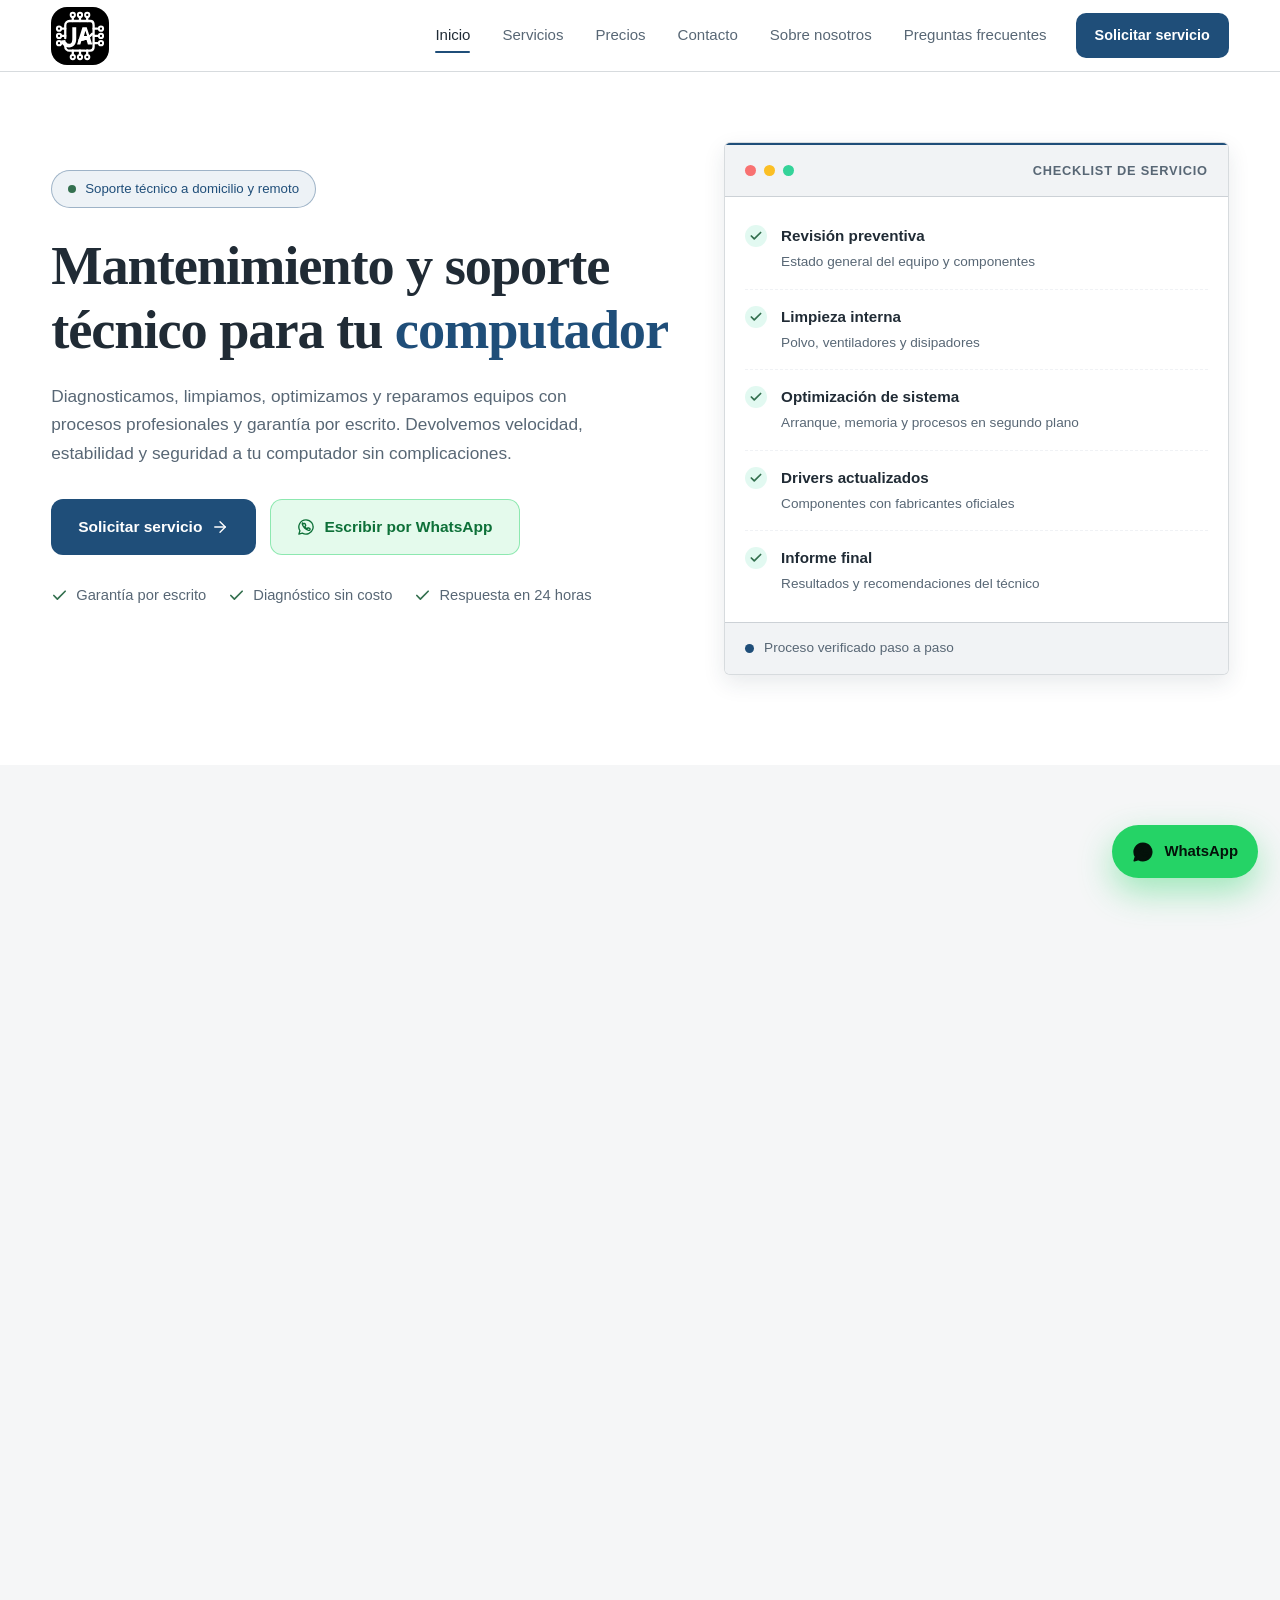
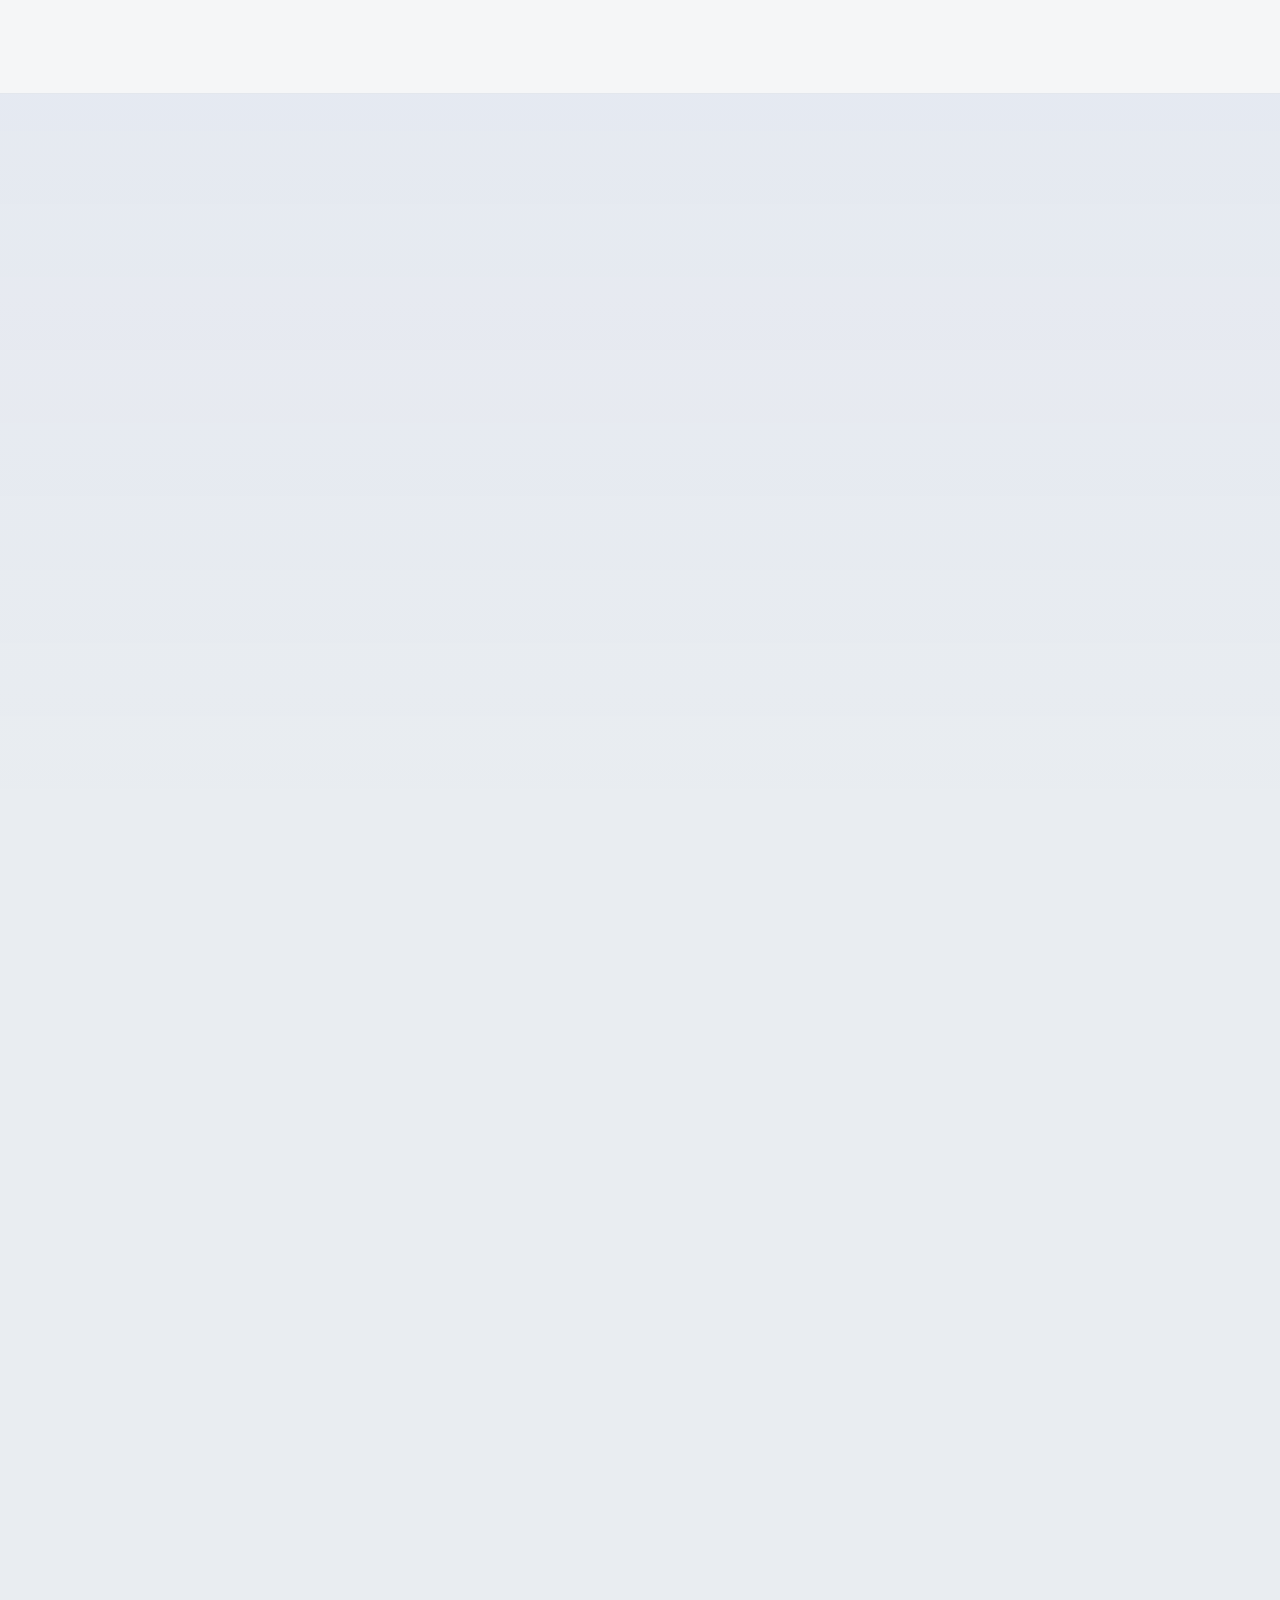
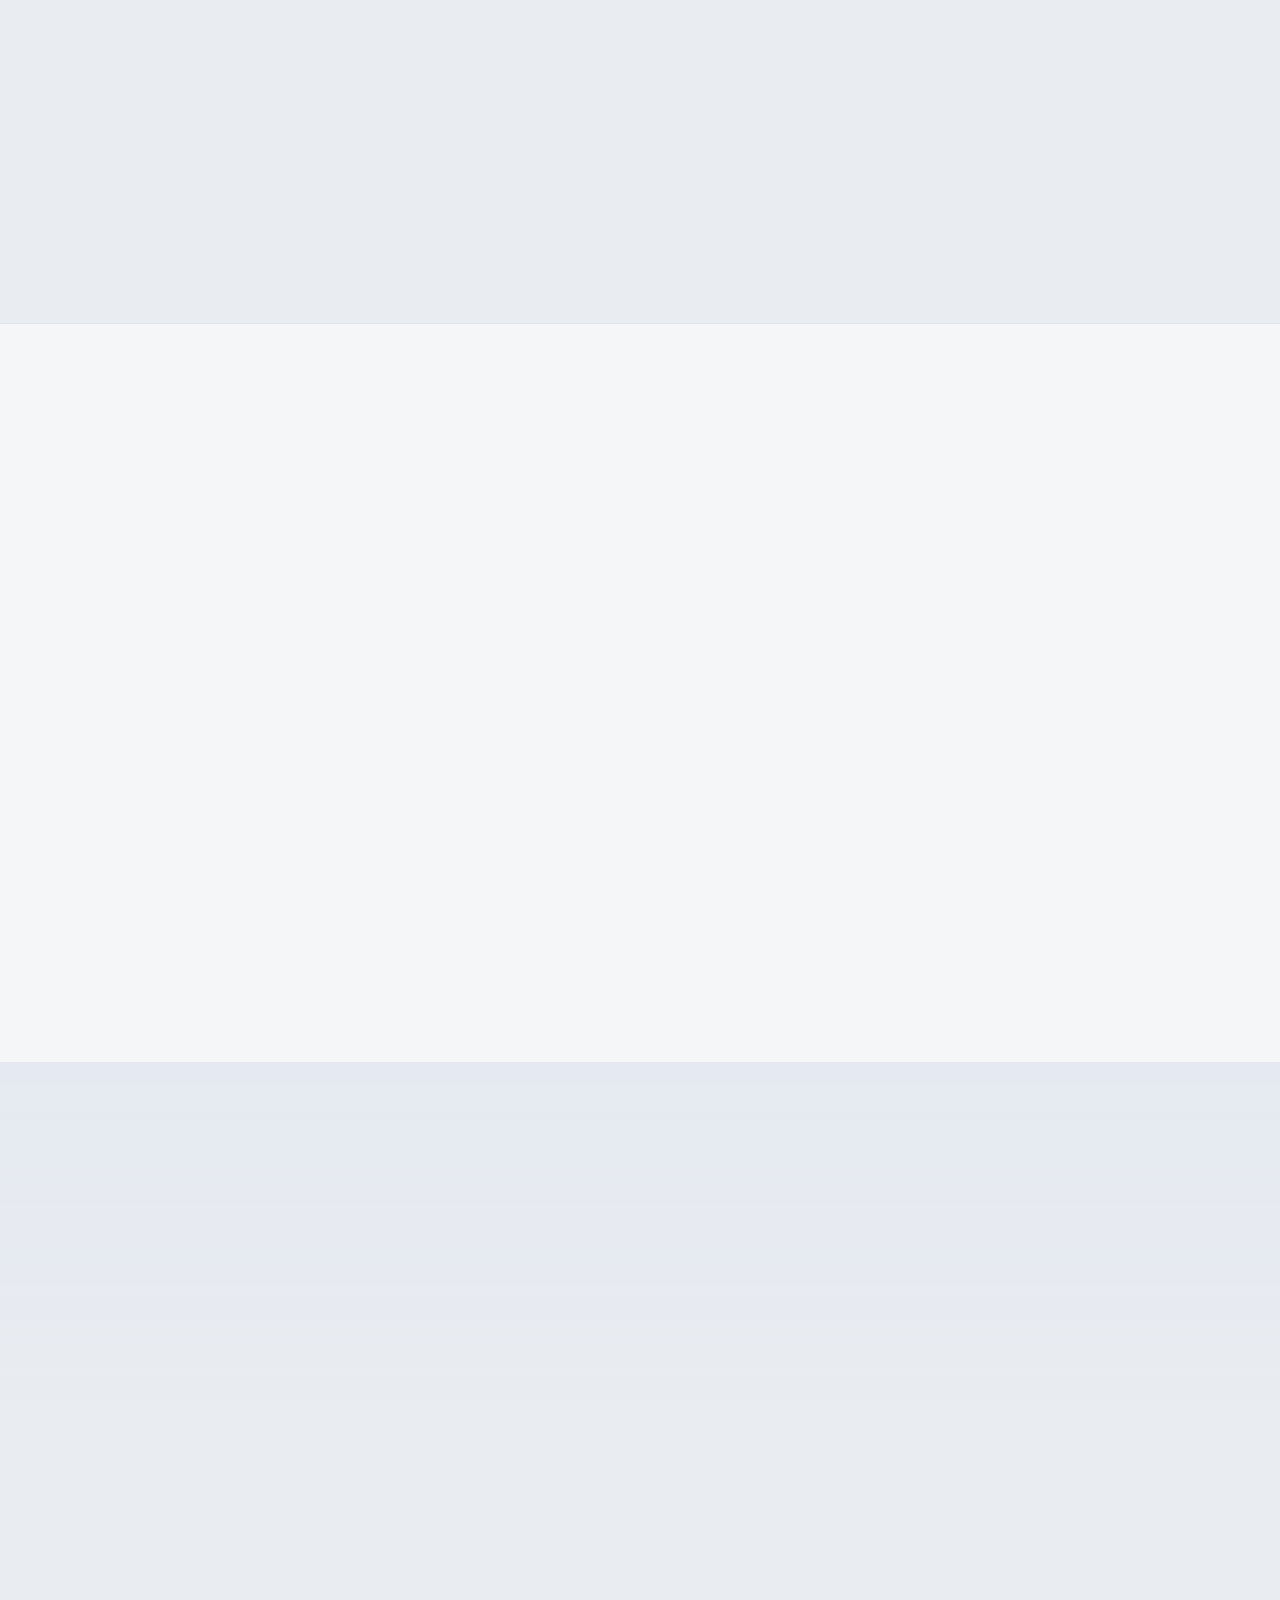
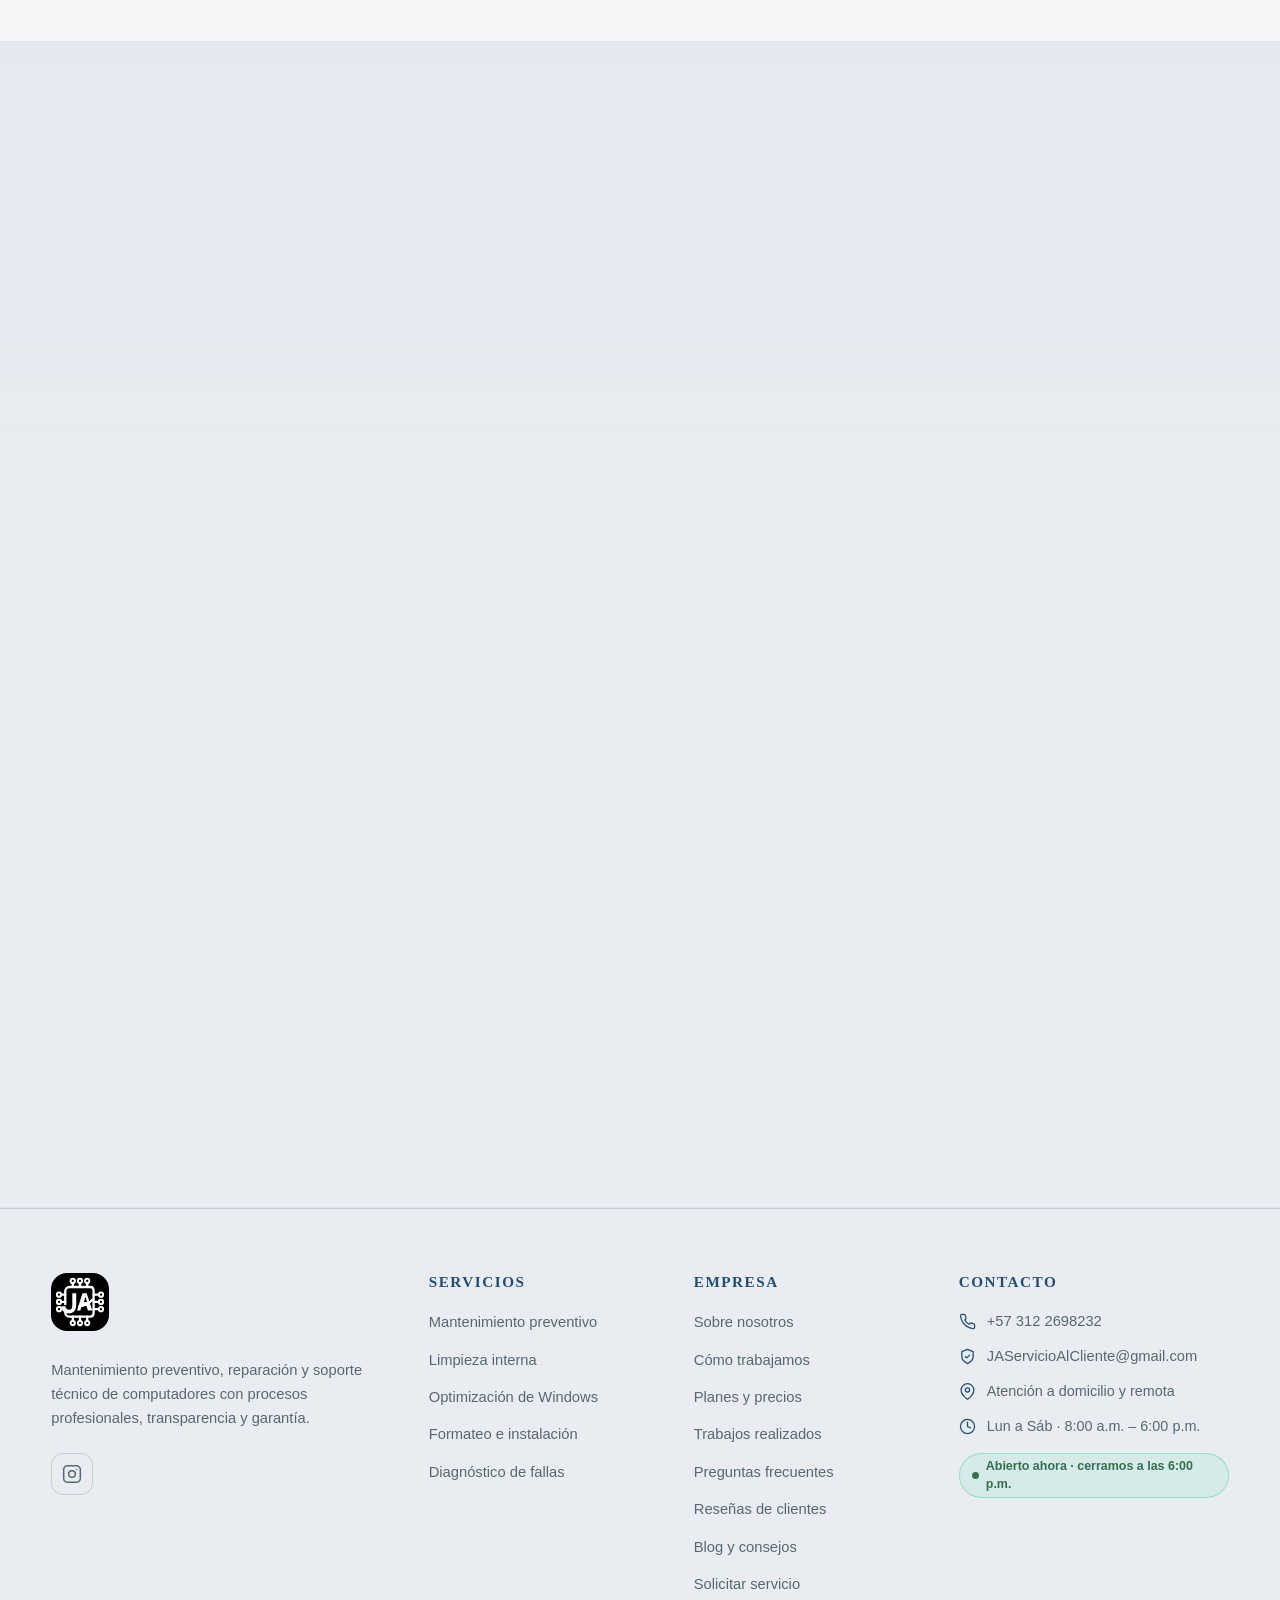
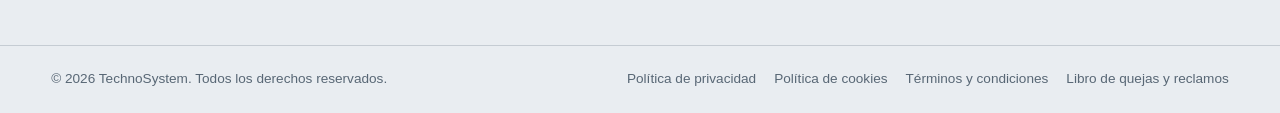
<file: index.html>
<!DOCTYPE html>
<html lang="es">
<head>
  <meta charset="UTF-8">
  <meta name="viewport" content="width=device-width, initial-scale=1.0">

  <!-- ============ SEGURIDAD ============
       Política de Seguridad de Contenidos (CSP): el navegador solo carga
       código, estilos y datos de los orígenes listados. Bloquea scripts
       inyectados por terceros (XSS).
       OJO: si más adelante conectas otro backend en js/main.js (formEndpoint,
       reviewsEndpoint, visitasEndpoint con otro dominio), agrega su dominio
       a "connect-src" o el navegador lo bloqueará.
       (GitHub Pages no permite cabeceras HTTP personalizadas: por eso va aquí). -->
  <meta http-equiv="Content-Security-Policy" content="default-src 'self'; script-src 'self' https://script.google.com https://script.googleusercontent.com http://localhost:* http://127.0.0.1:*; style-src 'self' https://fonts.googleapis.com; font-src 'self' data: https://fonts.gstatic.com; img-src 'self' data:; connect-src 'self' https://script.google.com https://script.googleusercontent.com http://localhost:* http://127.0.0.1:*; object-src 'none'; base-uri 'self'; form-action 'self'; frame-src 'none'">
  <meta name="referrer" content="strict-origin-when-cross-origin">

  <!-- ============ SEO (edita con los datos reales del negocio) ============ -->
  <title>TechnoSystem | Mantenimiento y Soporte Técnico de Computadores</title>
  <meta name="description" content="Mantenimiento preventivo, limpieza interna, optimización de Windows, formateo, diagnóstico e instalación de programas. Soporte técnico profesional a domicilio y remoto.">
  <meta name="theme-color" content="#05070d">
  <meta property="og:title" content="TechnoSystem | Mantenimiento y Soporte Técnico de Computadores">
  <meta property="og:description" content="Devolvemos la vida a tu computador: mantenimiento, optimización, diagnóstico y soporte técnico con garantía.">
  <meta property="og:type" content="website">
  <meta property="og:site_name" content="TechnoSystem">
  <meta property="og:locale" content="es_CO">
  <meta property="og:url" content="https://arisanti2200-prog.github.io/">
  <meta property="og:image" content="https://arisanti2200-prog.github.io/assets/technosystem-logo.png">

  <!-- Favicon: logo JA (SVG nítido en cualquier pantalla) -->
  <link rel="icon" type="image/svg+xml" href="assets/logo-ja.svg">

  <!-- Fuentes (preconnect + display=swap para carga rápida) -->
  <link rel="preconnect" href="https://fonts.googleapis.com">
  <link rel="preconnect" href="https://fonts.gstatic.com" crossorigin>
  <link href="https://fonts.googleapis.com/css2?family=Inter:wght@400;500;600;700&family=Space+Grotesk:wght@500;600;700&display=swap" rel="stylesheet">

  <link rel="stylesheet" href="css/styles.css">

  <!-- ============ DATOS ESTRUCTURADOS (JSON-LD) ============
       Le dicen a Google que eres un negocio local, con horario,
       teléfono y las preguntas frecuentes del sitio.
       Son bloques de datos (no ejecutan código). Si editas una
       pregunta/respuesta del FAQ, cambia también su texto en el
       JSON-LD: deben coincidir con lo que se ve en la página. -->
  <script type="application/ld+json">
  {
    "@context": "https://schema.org",
    "@type": "LocalBusiness",
    "@id": "https://arisanti2200-prog.github.io/",
    "name": "TechnoSystem",
    "description": "Mantenimiento preventivo, limpieza interna, optimización de Windows, formateo, diagnóstico e instalación de programas. Soporte técnico de computadores a domicilio y remoto.",
    "url": "https://arisanti2200-prog.github.io/",
    "image": "https://arisanti2200-prog.github.io/assets/technosystem-logo.png",
    "telephone": "+573122698232",
    "email": "JAServicioAlCliente@gmail.com",
    "priceRange": "$",
    "currenciesAccepted": "COP",
    "paymentAccepted": "Efectivo, Transferencia, Tarjeta",
    "areaServed": "Colombia",
    "sameAs": ["https://www.instagram.com/itstechnosystem_jm/"],
    "openingHoursSpecification": {
      "@type": "OpeningHoursSpecification",
      "dayOfWeek": ["Monday", "Tuesday", "Wednesday", "Thursday", "Friday", "Saturday"],
      "opens": "08:00",
      "closes": "18:00"
    }
  }
  </script>

  <script type="application/ld+json">
  {
    "@context": "https://schema.org",
    "@type": "FAQPage",
    "mainEntity": [
      {
        "@type": "Question",
        "name": "¿Quiénes están detrás de TechnoSystem?",
        "acceptedAnswer": { "@type": "Answer", "text": "Somos un pequeño emprendimiento conformado por dos personas, de 14 y 17 años, apasionadas por la tecnología. Atendemos de forma directa: hablas con quienes reparan tu equipo, sin intermediarios ni centros de llamadas, y con la seriedad de quien está construyendo su nombre trabajo a trabajo. Cada servicio lo entregamos con garantía y transparencia, porque esa es la manera en que queremos ser conocidos." }
      },
      {
        "@type": "Question",
        "name": "¿Con cuánta rapidez atienden un servicio?",
        "acceptedAnswer": { "@type": "Answer", "text": "Respondemos las solicitudes en un máximo de 24 horas hábiles. La mayoría de los mantenimientos preventivos se ejecutan el mismo día o al día siguiente de recibir el equipo, según la agenda y la complejidad del caso." }
      },
      {
        "@type": "Question",
        "name": "¿Se puede atender a domicilio o es solo remoto?",
        "acceptedAnswer": { "@type": "Answer", "text": "Ambas modalidades. Los problemas de software, instalación y optimización pueden resolverse en forma remota, mientras que la limpieza interna, el diagnóstico de hardware y el formateo requieren la revisión física del equipo." }
      },
      {
        "@type": "Question",
        "name": "¿Pierdo mis archivos al formatear el computador?",
        "acceptedAnswer": { "@type": "Answer", "text": "Solo si no se hace un respaldo previo. Antes de cualquier formateo identificamos la información importante y, con tu autorización, la respaldamos en un medio externo. Nunca eliminamos datos sin tu consentimiento explícito." }
      },
      {
        "@type": "Question",
        "name": "¿Con qué frecuencia debo hacer mantenimiento preventivo?",
        "acceptedAnswer": { "@type": "Answer", "text": "Recomendamos una revisión cada 6 a 12 meses para equipos de uso diario, y cada 3 a 6 meses en equipos de trabajo intensivo, con mucha polvo en el ambiente o que operan varias horas seguidas." }
      },
      {
        "@type": "Question",
        "name": "¿Los servicios tienen garantía?",
        "acceptedAnswer": { "@type": "Answer", "text": "Sí. Cada servicio se entrega con garantía por escrito sobre el trabajo realizado y durante el plazo indicado en el comprobante de servicio. Si el mismo problema reaparece dentro de ese período, lo atendemos sin costo adicional." }
      },
      {
        "@type": "Question",
        "name": "¿Trabajan con cualquier marca y modelo de computador?",
        "acceptedAnswer": { "@type": "Answer", "text": "Atendemos equipos de escritorio y portátiles de las principales marcas, con Windows como sistema principal. Si tienes un equipo con configuración especial, cuéntanoslo en la solicitud y te confirmamos la viabilidad." }
      },
      {
        "@type": "Question",
        "name": "¿Cómo sé qué necesita mi equipo si no sé nada de técnicas?",
        "acceptedAnswer": { "@type": "Answer", "text": "No necesitas saberlo. Solo descríbenos los síntomas: lentitud, ruidos, apagones, errores o pantallas azules. El diagnóstico lo hacemos nosotros y te explicamos el resultado en términos simples antes de ejecutar cualquier trabajo." }
      },
      {
        "@type": "Question",
        "name": "¿Cómo puedo pagar el servicio?",
        "acceptedAnswer": { "@type": "Answer", "text": "Aceptamos los medios de pago habituales de la zona (efectivo, transferencia y tarjetas, según disponibilidad). El costo se define siempre antes de iniciar el trabajo y se confirma en el comprobante de entrega." }
      },
      {
        "@type": "Question",
        "name": "¿Instalan Windows y juegos en mi computador?",
        "acceptedAnswer": { "@type": "Answer", "text": "Sí. Instalamos o dejamos Windows desde cero con sus actualizaciones, controladores y programas esenciales (con respaldo previo de tu información si lo deseas), e instalamos tus juegos en Steam, Epic Games, Xbox y otras plataformas, con la tarjeta gráfica actualizada y el equipo probado antes de la entrega." }
      }
    ]
  }
  </script>
</head>
<body>

  <!-- ============================================================
       SPRITE DE ICONOS (SVG inline: cero peticiones externas)
       ============================================================ -->
  <svg xmlns="http://www.w3.org/2000/svg" class="svg-sprite" aria-hidden="true">
    <symbol id="i-shield" viewBox="0 0 24 24"><path d="M12 22s8-4 8-10V5l-8-3-8 3v7c0 6 8 10 8 10z"/><path d="m9 12 2 2 4-4"/></symbol>
    <symbol id="i-wind" viewBox="0 0 24 24"><path d="M9.6 4.6A2 2 0 1 1 11 8H2"/><path d="M12.6 19.4A2 2 0 1 0 14 16H2"/><path d="M17.7 7.7A2.5 2.5 0 1 1 19.5 12H2"/></symbol>
    <symbol id="i-zap" viewBox="0 0 24 24"><polygon points="13 2 3 14 12 14 11 22 21 10 12 10 13 2"/></symbol>
    <symbol id="i-cpu" viewBox="0 0 24 24"><rect x="4" y="4" width="16" height="16" rx="2"/><rect x="9" y="9" width="6" height="6"/><path d="M9 1v3M15 1v3M9 20v3M15 20v3M20 9h3M20 14h3M1 9h3M1 14h3"/></symbol>
    <symbol id="i-drive" viewBox="0 0 24 24"><path d="M22 12H2"/><path d="M5.45 5.11 2 12v6a2 2 0 0 0 2 2h16a2 2 0 0 0 2-2v-6l-3.45-6.89A2 2 0 0 0 16.76 4H7.24a2 2 0 0 0-1.79 1.11z"/><path d="M6 16h.01M10 16h.01"/></symbol>
    <symbol id="i-trash" viewBox="0 0 24 24"><polyline points="3 6 5 6 21 6"/><path d="M19 6v14a2 2 0 0 1-2 2H7a2 2 0 0 1-2-2V6m3 0V4a2 2 0 0 1 2-2h4a2 2 0 0 1 2 2v2"/><line x1="10" y1="11" x2="10" y2="17"/><line x1="14" y1="11" x2="14" y2="17"/></symbol>
    <symbol id="i-search" viewBox="0 0 24 24"><circle cx="11" cy="11" r="8"/><line x1="21" y1="21" x2="16.65" y2="16.65"/></symbol>
    <symbol id="i-download" viewBox="0 0 24 24"><path d="M21 15v4a2 2 0 0 1-2 2H5a2 2 0 0 1-2-2v-4"/><polyline points="7 10 12 15 17 10"/><line x1="12" y1="15" x2="12" y2="3"/></symbol>
    <symbol id="i-wrench" viewBox="0 0 24 24"><path d="M14.7 6.3a1 1 0 0 0 0 1.4l1.6 1.6a1 1 0 0 0 1.4 0l3.77-3.77a6 6 0 0 1-7.94 7.94l-6.91 6.91a2.12 2.12 0 0 1-3-3l6.91-6.91a6 6 0 0 1 7.94-7.94l-3.76 3.76z"/></symbol>
    <symbol id="i-whatsapp" viewBox="0 0 24 24"><path d="M12 2.5a9.5 9.5 0 0 0-8.1 14.5L2.5 21.5l4.6-1.35A9.5 9.5 0 1 0 12 2.5z"/><path d="M8.6 7.7c.2-.4.5-.4.8-.4h.7c.2 0 .5 0 .7.5l.8 1.9c.1.3 0 .5-.2.7l-.6.6c-.2.2-.2.4-.1.6.5 1 1.4 1.9 2.4 2.4.2.1.4.1.6-.1l.6-.6c.2-.2.4-.3.7-.2l1.9.8c.4.2.5.4.5.7v.7c0 .3 0 .6-.4.8-.5.3-1.1.4-1.7.3-1.5-.3-3.6-1.4-5.2-3s-2.7-3.7-3-5.2c-.1-.6 0-1.2.3-1.7z"/></symbol>
    <symbol id="i-phone" viewBox="0 0 24 24"><path d="M22 16.92v3a2 2 0 0 1-2.18 2 19.79 19.79 0 0 1-8.63-3.07 19.5 19.5 0 0 1-6-6 19.79 19.79 0 0 1-3.07-8.67A2 2 0 0 1 4.11 2h3a2 2 0 0 1 2 1.72c.13.96.36 1.9.7 2.81a2 2 0 0 1-.45 2.11L8.09 9.91a16 16 0 0 0 6 6l1.27-1.27a2 2 0 0 1 2.11-.45c.91.34 1.85.57 2.81.7A2 2 0 0 1 22 16.92z"/></symbol>
    <symbol id="i-mail" viewBox="0 0 24 24"><rect x="2" y="4" width="20" height="16" rx="2"/><polyline points="22 6 12 13 2 6"/></symbol>
    <symbol id="i-pin" viewBox="0 0 24 24"><path d="M21 10c0 7-9 13-9 13s-9-6-9-13a9 9 0 0 1 18 0z"/><circle cx="12" cy="10" r="3"/></symbol>
    <symbol id="i-clock" viewBox="0 0 24 24"><circle cx="12" cy="12" r="10"/><polyline points="12 6 12 12 16 14"/></symbol>
    <symbol id="i-check" viewBox="0 0 24 24"><polyline points="20 6 9 17 4 12"/></symbol>
    <symbol id="i-chevron" viewBox="0 0 24 24"><polyline points="6 9 12 15 18 9"/></symbol>
    <symbol id="i-arrow" viewBox="0 0 24 24"><line x1="5" y1="12" x2="19" y2="12"/><polyline points="12 5 19 12 12 19"/></symbol>
    <symbol id="i-menu" viewBox="0 0 24 24"><line x1="3" y1="6" x2="21" y2="6"/><line x1="3" y1="12" x2="21" y2="12"/><line x1="3" y1="18" x2="21" y2="18"/></symbol>
    <symbol id="i-close" viewBox="0 0 24 24"><line x1="18" y1="6" x2="6" y2="18"/><line x1="6" y1="6" x2="18" y2="18"/></symbol>
    <symbol id="i-users" viewBox="0 0 24 24"><path d="M17 21v-2a4 4 0 0 0-4-4H5a4 4 0 0 0-4 4v2"/><circle cx="9" cy="7" r="4"/><path d="M23 21v-2a4 4 0 0 0-3-3.87"/><path d="M16 3.13a4 4 0 0 1 0 7.75"/></symbol>
    <symbol id="i-award" viewBox="0 0 24 24"><circle cx="12" cy="8" r="7"/><polyline points="8.21 13.89 7 23 12 20 17 23 15.79 13.88"/></symbol>
    <symbol id="i-monitor" viewBox="0 0 24 24"><rect x="2" y="3" width="20" height="14" rx="2"/><line x1="8" y1="21" x2="16" y2="21"/><line x1="12" y1="17" x2="12" y2="21"/></symbol>
    <symbol id="i-lock" viewBox="0 0 24 24"><rect x="3" y="11" width="18" height="11" rx="2"/><path d="M7 11V7a5 5 0 0 1 10 0v4"/></symbol>
    <symbol id="i-refresh" viewBox="0 0 24 24"><polyline points="23 4 23 10 17 10"/><polyline points="1 20 1 14 7 14"/><path d="M3.51 9a9 9 0 0 1 14.85-3.36L23 10M1 14l4.64 4.36A9 9 0 0 0 20.49 15"/></symbol>
    <symbol id="i-star" viewBox="0 0 24 24"><polygon points="12 2 15.09 8.26 22 9.27 17 14.14 18.18 21.02 12 17.77 5.82 21.02 7 14.14 2 9.27 8.91 8.26 12 2"/></symbol>
    <symbol id="i-instagram" viewBox="0 0 24 24"><rect x="2" y="2" width="20" height="20" rx="5"/><circle cx="12" cy="12" r="4"/><line x1="17.5" y1="6.5" x2="17.51" y2="6.5"/></symbol>
  </svg>

  <!-- ============================================================
       BARRA DE NAVEGACIÓN
       ============================================================ -->
  <header class="navbar" id="navbar">
    <div class="container nav-inner">
      <a href="#inicio" class="brand" aria-label="TechnoSystem - Inicio">
        <img class="brand-logo" src="assets/logo-ja.svg" alt="JA - Juan &amp; Aris">
      </a>

      <nav class="nav-links" id="navLinks" aria-label="Navegación principal">
        <a href="#inicio" class="nav-link">Inicio</a>
        <a href="#servicios" class="nav-link">Servicios</a>
        <a href="#precios" class="nav-link">Precios</a>
        <a href="#contacto" class="nav-link">Contacto</a>
        <a href="#nosotros" class="nav-link">Sobre nosotros</a>
        <a href="#faq" class="nav-link">Preguntas frecuentes</a>
        <a href="#contacto" class="btn btn-primary btn-sm nav-cta">Solicitar servicio</a>
      </nav>

      <button class="nav-toggle" id="navToggle" aria-label="Abrir menú" aria-expanded="false" aria-controls="navLinks">
        <svg class="icon icon-open"><use href="#i-menu"/></svg>
        <svg class="icon icon-close"><use href="#i-close"/></svg>
      </button>
    </div>
  </header>

  <main>

    <!-- ============================================================
         HERO / PÁGINA DE INICIO
         ============================================================ -->
    <section class="hero" id="inicio">
      <div class="hero-bg" aria-hidden="true">
        <span class="orb orb-1"></span>
        <span class="orb orb-2"></span>
        <span class="grid-overlay"></span>
      </div>

      <div class="container hero-inner">
        <div class="hero-content reveal">
          <span class="badge">
            <span class="badge-dot"></span>
            Soporte técnico a domicilio y remoto
          </span>

          <h1>
            Mantenimiento y soporte técnico para tu
            <span class="gradient-text">computador</span>
          </h1>

          <p class="lead">
            Diagnosticamos, limpiamos, optimizamos y reparamos equipos con procesos
            profesionales y garantía por escrito. Devolvemos velocidad, estabilidad
            y seguridad a tu computador sin complicaciones.
          </p>

          <div class="hero-actions">
            <a href="#contacto" class="btn btn-primary">
              Solicitar servicio
              <svg class="icon"><use href="#i-arrow"/></svg>
            </a>
            <a href="https://wa.me/573122698232?text=Hola%2C%20quiero%20informaci%C3%B3n%20sobre%20los%20servicios%20de%20mantenimiento" class="btn btn-whatsapp" target="_blank" rel="noopener">
              <svg class="icon"><use href="#i-whatsapp"/></svg>
              Escribir por WhatsApp
            </a>
          </div>

          <ul class="hero-points">
            <li><svg class="icon"><use href="#i-check"/></svg> Garantía por escrito</li>
            <li><svg class="icon"><use href="#i-check"/></svg> Diagnóstico sin costo</li>
            <li><svg class="icon"><use href="#i-check"/></svg> Respuesta en 24 horas</li>
          </ul>
        </div>

        <div class="hero-visual reveal" data-delay="150">
          <div class="panel panel-checklist">
            <div class="panel-head">
              <span class="dot red"></span><span class="dot yellow"></span><span class="dot green"></span>
              <span class="panel-title">Checklist de servicio</span>
            </div>
            <ul class="checklist">
              <li><svg class="icon ok"><use href="#i-check"/></svg><div><strong>Revisión preventiva</strong><span>Estado general del equipo y componentes</span></div></li>
              <li><svg class="icon ok"><use href="#i-check"/></svg><div><strong>Limpieza interna</strong><span>Polvo, ventiladores y disipadores</span></div></li>
              <li><svg class="icon ok"><use href="#i-check"/></svg><div><strong>Optimización de sistema</strong><span>Arranque, memoria y procesos en segundo plano</span></div></li>
              <li><svg class="icon ok"><use href="#i-check"/></svg><div><strong>Drivers actualizados</strong><span>Componentes con fabricantes oficiales</span></div></li>
              <li><svg class="icon ok"><use href="#i-check"/></svg><div><strong>Informe final</strong><span>Resultados y recomendaciones del técnico</span></div></li>
            </ul>
            <div class="panel-foot">
              <span class="pulse"></span> Proceso verificado paso a paso
            </div>
          </div>
        </div>
      </div>
    </section>

    <!-- ============================================================
         SERVICIOS
         ============================================================ -->
    <section class="section" id="servicios">
      <div class="container">
        <div class="section-head reveal">
          <span class="eyebrow">Nuestros servicios</span>
          <h2>Soluciones completas para tu <span class="gradient-text">computador</span></h2>
          <p>
            Trabajamos con protocolos definidos para cada tipo de intervención.
            Cada servicio incluye revisión previa, ejecución controlada y
            verificación final antes de la entrega del equipo.
          </p>
        </div>

        <div class="grid cards-grid">
          <!-- 1 -->
          <article class="card reveal">
            <div class="card-icon"><svg class="icon"><use href="#i-shield"/></svg></div>
            <h3>Mantenimiento preventivo</h3>
            <p>Revisión programada de hardware y software para detectar desgaste, sobrecalentamiento o fallas antes de que se conviertan en un problema mayor.</p>
            <ul class="card-list">
              <li>Revisión de temperatura y ventilación</li>
              <li>Verificación de disco y memoria</li>
              <li>Informe de estado del equipo</li>
            </ul>
          </article>

          <!-- 2 -->
          <article class="card reveal" data-delay="60">
            <div class="card-icon"><svg class="icon"><use href="#i-wind"/></svg></div>
            <h3>Limpieza interna del computador</h3>
            <p>Retiro físico de polvo y suciedad acumulada en componentes críticos, mejorando la disipación de calor y prolongando la vida útil del equipo.</p>
            <ul class="card-list">
              <li>Ventiladores y disipadores</li>
              <li>Revisión de conexiones y contactos</li>
              <li>Aplicación de pasta térmica cuando se requiere</li>
            </ul>
          </article>

          <!-- 3 -->
          <article class="card reveal" data-delay="120">
            <div class="card-icon"><svg class="icon"><use href="#i-zap"/></svg></div>
            <h3>Optimización y aceleración de Windows</h3>
            <p>Ajustes especializados para reducir tiempos de arranque, liberar recursos y lograr un equipo fluido en el uso diario y en programas exigentes.</p>
            <ul class="card-list">
              <li>Gestión de programas de inicio</li>
              <li>Liberación de memoria y espacio en disco</li>
              <li>Ajustes de rendimiento del sistema</li>
            </ul>
          </article>

          <!-- 4 -->
          <article class="card reveal" data-delay="180">
            <div class="card-icon"><svg class="icon"><use href="#i-cpu"/></svg></div>
            <h3>Instalación y actualización de drivers</h3>
            <p>Instalamos controladores oficiales de tarjeta gráfica, sonido, red y periféricos para evitar conflictos, errores y fallos de reconocimiento de hardware.</p>
            <ul class="card-list">
              <li>Drivers desde fabricantes oficiales</li>
              <li>Resolución de conflictos de dispositivos</li>
              <li>Verificación posterior a la instalación</li>
            </ul>
          </article>

          <!-- 5 -->
          <article class="card reveal">
            <div class="card-icon"><svg class="icon"><use href="#i-drive"/></svg></div>
            <h3>Formateo e instalación de Windows</h3>
            <p>Instalación limpia del sistema operativo con particiones organizadas, actualizaciones completas y configuración inicial lista para trabajar.</p>
            <ul class="card-list">
              <li>Respaldo previo de información (con consentimiento)</li>
              <li>Windows activado y actualizado</li>
              <li>Configuración básica y de seguridad</li>
            </ul>
          </article>

          <!-- 6 -->
          <article class="card reveal" data-delay="60">
            <div class="card-icon"><svg class="icon"><use href="#i-trash"/></svg></div>
            <h3>Eliminación de archivos basura</h3>
            <p>Removemos archivos temporales, cachés, restos de programas desinstalados y aplicaciones innecesarias que ocupan espacio y ralentizan el equipo.</p>
            <ul class="card-list">
              <li>Archivos temporales y caché del sistema</li>
              <li>Programas innecesarios y bloatware</li>
              <li>Recuperación de espacio en disco</li>
            </ul>
          </article>

          <!-- 7 -->
          <article class="card reveal" data-delay="120">
            <div class="card-icon"><svg class="icon"><use href="#i-search"/></svg></div>
            <h3>Diagnóstico de hardware y software</h3>
            <p>Identificamos la causa real de fallas: pantallas azules, lentitud, ruidos, sobrecalentamiento, errores de arranque o comportamientos inusuales.</p>
            <ul class="card-list">
              <li>Pruebas de disco, memoria y batería</li>
              <li>Detección de errores de sistema</li>
              <li>Presupuesto claro antes de reparar</li>
            </ul>
          </article>

          <!-- 8 -->
          <article class="card reveal" data-delay="180">
            <div class="card-icon"><svg class="icon"><use href="#i-download"/></svg></div>
            <h3>Instalación de programas</h3>
            <p>Instalamos y configuramos el software que necesitas: ofimática, diseño, desarrollo, seguridad y utilidades, siempre desde fuentes confiables.</p>
            <ul class="card-list">
              <li>Software de oficina y productividad</li>
              <li>Antivirus y herramientas de seguridad</li>
              <li>Configuración y licenciamiento</li>
            </ul>
          </article>

          <!-- 9 -->
          <article class="card reveal">
            <div class="card-icon"><svg class="icon"><use href="#i-star"/></svg></div>
            <h3>Instalación de juegos y videojuegos</h3>
            <p>Instalamos y actualizamos tus juegos en las principales plataformas, con los controladores gráficos al día y el equipo listo para jugar sin cuellos de botella.</p>
            <ul class="card-list">
              <li>Steam, Epic Games, Xbox, Rockstar y más</li>
              <li>Drivers de tarjeta gráfica y rendimiento</li>
              <li>Espacio en disco, cuentas y prueba de ejecución</li>
            </ul>
          </article>

          <!-- 10 -->
          <article class="card reveal" data-delay="60">
            <div class="card-icon"><svg class="icon"><use href="#i-wrench"/></svg></div>
            <h3>Configuración de equipo nuevo</h3>
            <p>Dejamos listo tu computador recién comprado o ensamblado: instalamos Windows, los controladores y los programas esenciales para que lo uses desde el primer día.</p>
            <ul class="card-list">
              <li>Instalación de Windows y actualizaciones</li>
              <li>Controladores, navegador y software de oficina</li>
              <li>Cuentas, copias de seguridad y ajustes iniciales</li>
            </ul>
          </article>
        </div>

        <!-- ============================================================
             CÓMO TRABAJAMOS — los4 pasos del servicio
             ============================================================ -->
        <div class="pasos-block" id="pasos">
          <div class="section-head reveal">
            <span class="eyebrow">Cómo trabajamos</span>
            <h2>De tu mensaje a la entrega, <span class="gradient-text">en 4 pasos</span></h2>
            <p>Sin sorpresas: en cada etapa sabes qué está pasando con tu equipo y nada se ejecuta sin tu autorización.</p>
          </div>

          <ol class="pasos-grid reveal">
            <li class="paso">
              <span class="paso-num">1</span>
              <div class="paso-icon"><svg class="icon"><use href="#i-whatsapp"/></svg></div>
              <h3>Contáctanos</h3>
              <p>Escríbenos por WhatsApp desde el sitio o usa la calculadora de presupuesto. Respondemos en un máximo de 24 horas hábiles y agendamos el servicio.</p>
            </li>
            <li class="paso">
              <span class="paso-num">2</span>
              <div class="paso-icon"><svg class="icon"><use href="#i-search"/></svg></div>
              <h3>Diagnóstico sin costo</h3>
              <p>Revisamos el equipo y te explicamos en palabras simples qué tiene y qué conviene hacer. Tú decides si autorizamos el trabajo.</p>
            </li>
            <li class="paso">
              <span class="paso-num">3</span>
              <div class="paso-icon"><svg class="icon"><use href="#i-wrench"/></svg></div>
              <h3>Servicio autorizado</h3>
              <p>Ejecutamos únicamente lo que aprobaste, con respaldo previo de tu información cuando el procedimiento lo requiere.</p>
            </li>
            <li class="paso">
              <span class="paso-num">4</span>
              <div class="paso-icon"><svg class="icon"><use href="#i-shield"/></svg></div>
              <h3>Entrega con garantía</h3>
              <p>Probamos el equipo contigo, entregamos el informe de lo realizado y respaldamos el servicio con garantía por escrito.</p>
            </li>
          </ol>
        </div>
      </div>
    </section>

    <!-- ============================================================
         PRECIOS / PLANES
         ============================================================ -->
    <section class="section section-alt" id="precios">
      <div class="container">
        <div class="section-head reveal">
          <span class="eyebrow">Planes y precios</span>
          <h2>Mantenimiento con <span class="gradient-text">valores claros</span></h2>
          <p>
            Elige el plan según el nivel de cuidado que necesita tu equipo.
            Todos incluyen diagnóstico inicial, prueba de funcionamiento y
            entrega con informe de lo realizado.
          </p>
        </div>

        <!-- EDITA: nombres, precios y contenidos de cada plan -->
        <div class="grid plans-grid">
          <article class="plan reveal">
            <div class="plan-head">
              <h3>Plan Esencial</h3>
              <p class="plan-desc">Mantenimiento básico para equipos de uso diario.</p>
              <div class="plan-price"><span class="currency">$</span>25.000<span class="period">COP / servicio</span></div>
            </div>
            <ul class="plan-features">
              <li><svg class="icon"><use href="#i-check"/></svg> Diagnóstico general del equipo</li>
              <li><svg class="icon"><use href="#i-check"/></svg> Limpieza de archivos temporales</li>
              <li><svg class="icon"><use href="#i-check"/></svg> Optimización de arranque y rendimiento</li>
              <li><svg class="icon"><use href="#i-check"/></svg> Revisión de drivers esenciales</li>
              <li><svg class="icon"><use href="#i-check"/></svg> Informe final de estado</li>
            </ul>
          </article>

          <article class="plan plan-featured reveal" data-delay="80">
            <span class="plan-tag">Más solicitado</span>
            <div class="plan-head">
              <h3>Plan Pro</h3>
              <p class="plan-desc">Limpieza profunda y optimización completa.</p>
              <div class="plan-price"><span class="currency">$</span>40.000<span class="period">COP / servicio</span></div>
            </div>
            <ul class="plan-features">
              <li><svg class="icon"><use href="#i-check"/></svg> Todo lo incluido en Plan Esencial</li>
              <li><svg class="icon"><use href="#i-check"/></svg> Limpieza interna completa</li>
              <li><svg class="icon"><use href="#i-check"/></svg> Eliminación de programas innecesarios</li>
              <li><svg class="icon"><use href="#i-check"/></svg> Verificación de disco y memoria</li>
              <li><svg class="icon"><use href="#i-check"/></svg> Revisión de seguridad y actualizaciones</li>
              <li><svg class="icon"><use href="#i-check"/></svg> Garantía sobre el servicio realizado</li>
            </ul>
          </article>

          <article class="plan reveal" data-delay="160">
            <div class="plan-head">
              <h3>Plan Premium</h3>
              <p class="plan-desc">Renovación total y soporte extendido.</p>
              <div class="plan-price"><span class="currency">$</span>70.000<span class="period">COP / servicio</span></div>
            </div>
            <ul class="plan-features">
              <li><svg class="icon"><use href="#i-check"/></svg> Todo lo incluido en Plan Pro</li>
              <li><svg class="icon"><use href="#i-check"/></svg> Formateo e instalación de Windows</li>
              <li><svg class="icon"><use href="#i-check"/></svg> Instalación de programas solicitados</li>
              <li><svg class="icon"><use href="#i-check"/></svg> Respaldo de información previo</li>
              <li><svg class="icon"><use href="#i-check"/></svg> Soporte prioritario por 30 días</li>
            </ul>
          </article>
        </div>

        <!-- ============================================================
             CONTACTO + CALCULADORA
             La columna izquierda son los datos de contacto (WhatsApp,
             teléfono, horario, cobertura y quejas). El id="contacto"
             mantiene vivos los enlaces del menú, del pie y del blog.
             ============================================================ -->
        <div class="precios-cta" id="contacto">
          <!-- Datos de contacto (edita con la información real) -->
          <div class="contact-info reveal">
            <a class="info-card" href="https://wa.me/573122698232?text=Hola%2C%20quiero%20solicitar%20un%20servicio%20de%20mantenimiento" target="_blank" rel="noopener">
              <div class="info-icon"><svg class="icon"><use href="#i-whatsapp"/></svg></div>
              <div>
                <strong>WhatsApp</strong>
                <span>+57 312 2698232</span>
              </div>
            </a>
            <a class="info-card" href="tel:+573122698232" aria-label="Teléfono (llamadas): +57 312 2698232 — tocar para llamar">
              <div class="info-icon"><svg class="icon"><use href="#i-phone"/></svg></div>
              <div>
                <strong>Teléfono (llamadas)</strong>
                <span>+57 312 2698232</span>
              </div>
            </a>
            <div class="info-card">
              <div class="info-icon"><svg class="icon"><use href="#i-clock"/></svg></div>
              <div>
                <strong>Horario de atención</strong>
                <span>Lunes a sábado, 8:00 a.m. – 6:00 p.m.</span>
                <span class="estado-horario js-horario" aria-live="polite"></span>
              </div>
            </div>
            <div class="info-card">
              <div class="info-icon"><svg class="icon"><use href="#i-pin"/></svg></div>
              <div>
                <strong>Cobertura</strong>
                <span>Atención a domicilio y soporte remoto</span>
              </div>
            </div>

            <a class="info-card info-card-quejas" href="https://mail.google.com/mail/?view=cm&amp;fs=1&amp;to=JAServicioAlCliente@gmail.com&amp;su=Queja%20o%20reclamo%20-%20TechnoSystem&amp;body=Hola%2C%0A%0AQuiero%20presentar%20una%20queja%20o%20reclamo.%0A%0ADatos%20del%20servicio%3A%0A-%20Fecha%3A%0A-%20Servicio%3A%0A-%20Motivo%3A%0A%0AGracias." target="_blank" rel="noopener">
              <div class="info-icon"><svg class="icon"><use href="#i-shield"/></svg></div>
              <div>
                <strong>Quejas y reclamos</strong>
                <span>JAServicioAlCliente@gmail.com</span>
              </div>
            </a>

            <a href="https://wa.me/573122698232?text=Hola%2C%20quiero%20solicitar%20un%20servicio%20de%20mantenimiento" class="btn btn-whatsapp btn-block" target="_blank" rel="noopener">
              <svg class="icon"><use href="#i-whatsapp"/></svg>
              Atención inmediata por WhatsApp
            </a>
          </div>

          <!-- ============================================================
               CALCULADORA DE PRESUPUESTO (único punto de pedido de precios)
               Todo ocurre en el navegador: no se envía ni se guarda ningún
               dato. Los precios NO se muestran en la página: viven solo en
               los atributos "data-precio" de cada chip y en el resultado.
               ============================================================ -->
          <div class="cotizador reveal" id="cotizador">
          <div class="cotizador-head">
            <span class="eyebrow">Calculadora de presupuesto</span>
            <h3>Estima tu precio al instante</h3>
            <p>
              Elige el servicio y tu tipo de equipo: te mostramos el valor de
              referencia en COP y puedes enviarlo a WhatsApp para confirmar
              precio final y agenda.
            </p>
          </div>

          <fieldset class="cotizador-paso">
            <legend>1. ¿Qué necesitas?</legend>
            <div class="chips">
              <label class="chip"><input type="radio" name="cot-servicio" value="Diagnóstico general del equipo" data-precio="0" checked><span>Diagnóstico general</span></label>
              <label class="chip"><input type="radio" name="cot-servicio" value="Optimización y eliminación de archivos basura" data-precio="20000"><span>Optimización del sistema</span></label>
              <label class="chip"><input type="radio" name="cot-servicio" value="Limpieza interna del computador" data-precio="30000"><span>Limpieza interna</span></label>
              <label class="chip"><input type="radio" name="cot-servicio" value="Instalación de Windows desde cero" data-precio="40000"><span>Instalación de Windows</span></label>
              <label class="chip"><input type="radio" name="cot-servicio" value="Instalación de programas" data-precio="15000" data-incluye="1"><span>Instalación de programas</span></label>
              <label class="chip"><input type="radio" name="cot-servicio" value="Instalación de juegos y videojuegos" data-precio="25000"><span>Instalación de juegos</span></label>
              <label class="chip"><input type="radio" name="cot-servicio" value="Configuración de equipo nuevo" data-precio="50000"><span>Configuración de equipo nuevo</span></label>
              <label class="chip"><input type="radio" name="cot-servicio" value="Plan Esencial" data-precio="25000"><span>Plan Esencial</span></label>
              <label class="chip"><input type="radio" name="cot-servicio" value="Plan Pro" data-precio="40000"><span>Plan Pro</span></label>
              <label class="chip"><input type="radio" name="cot-servicio" value="Plan Premium" data-precio="70000" data-incluye="1"><span>Plan Premium</span></label>
            </div>
          </fieldset>

          <fieldset class="cotizador-paso">
            <legend>2. ¿Qué tipo de equipo es?</legend>
            <div class="chips">
              <label class="chip"><input type="radio" name="cot-equipo" value="portátil" checked><span>Portátil</span></label>
              <label class="chip"><input type="radio" name="cot-equipo" value="escritorio"><span>Escritorio</span></label>
              <label class="chip"><input type="radio" name="cot-equipo" value="del que aún no estoy seguro"><span>No estoy seguro</span></label>
            </div>
          </fieldset>

          <label class="cotizador-addon" id="cotAddonCaja">
            <input type="checkbox" id="cotAddon">
            <span>
              Quiero además <strong>instalar mis programas</strong> (Office,
              navegador, utilidades)
              <small class="cot-addon-msg" id="cotAddonMsg"></small>
            </span>
          </label>

          <div class="cotizador-resultado">
            <div>
              <span class="cot-label">Valor estimado</span>
              <strong class="cot-valor" id="cotValor">Sin costo</strong>
            </div>
            <a class="btn btn-whatsapp" id="cotEnviar" href="https://wa.me/573122698232" target="_blank" rel="noopener">
              <svg class="icon"><use href="#i-whatsapp"/></svg>
              Cotizar por WhatsApp
            </a>
          </div>

          <p class="cot-nota">
            <svg class="icon"><use href="#i-clock"/></svg>
            <span>
              Valor de referencia en <strong>pesos colombianos (COP)</strong>:
              el precio final se confirma después del diagnóstico, según el
              estado real del equipo.
            </span>
          </p>
        </div><!-- /cotizador -->
        </div><!-- /precios-cta -->

        <p class="plans-note reveal">
          <svg class="icon"><use href="#i-clock"/></svg>
          Los precios están en <strong>pesos colombianos (COP)</strong> y son referenciales:
          pueden variar según el estado del equipo,
          el modelo y los repuestos requeribles. Solicita una cotización sin compromiso.
        </p>
      </div>
    </section>

    <!-- ============================================================
         ANTES Y DESPUÉS (trabajos)
         Las imágenes son ilustraciones del resultado de cada servicio.
         Cuando tengas fotos reales, reemplaza cada <svg> por:
         <img src="assets/trabajos/NOMBRE.jpg" alt="Descripción de la foto">
         y sube la foto a la carpeta assets/trabajos/.
         ============================================================ -->
    <section class="section" id="trabajos">
      <div class="container">
        <div class="section-head reveal">
          <span class="eyebrow">Antes y después</span>
          <h2>Lo que cambia <span class="gradient-text">con nuestro servicio</span></h2>
          <p>
            Ejemplos visuales de los resultados que logramos en cada trabajo:
            el polvo desaparece, el equipo vuelve a arrancar rápido y los
            errores dejan de aparecer.
          </p>
        </div>

        <div class="grid trabajos-grid">
          <article class="trabajo reveal">
            <div class="trabajo-media">
              <figure class="trabajo-fig trabajo-antes">
                <span class="trabajo-tag">Antes</span>
                <svg viewBox="0 0 160 100" class="trabajo-svg" aria-hidden="true">
                  <rect x="38" y="16" width="84" height="68" rx="8" class="ts-line"/>
                  <circle cx="80" cy="50" r="22" class="ts-line"/>
                  <path class="ts-line" d="M80 50V32M80 50l16 9M80 50l-16 9"/>
                  <circle cx="80" cy="50" r="3.5" class="ts-fill"/>
                  <circle cx="52" cy="27" r="5" class="ts-soft"/>
                  <circle cx="107" cy="30" r="6" class="ts-soft"/>
                  <circle cx="58" cy="74" r="5" class="ts-soft"/>
                  <circle cx="104" cy="73" r="4" class="ts-soft"/>
                  <circle cx="80" cy="76" r="4" class="ts-soft"/>
                </svg>
              </figure>
              <figure class="trabajo-fig trabajo-despues">
                <span class="trabajo-tag">Después</span>
                <svg viewBox="0 0 160 100" class="trabajo-svg" aria-hidden="true">
                  <rect x="38" y="16" width="84" height="68" rx="8" class="ts-line"/>
                  <circle cx="80" cy="50" r="22" class="ts-line"/>
                  <path class="ts-line" d="M80 50V32M80 50l16 9M80 50l-16 9"/>
                  <circle cx="80" cy="50" r="3.5" class="ts-fill"/>
                  <path class="ts-line" d="M50 30v-8M46 26h8M112 34v-8M108 30h8M80 92v-6M77 89h6"/>
                </svg>
              </figure>
            </div>
            <div class="trabajo-info">
              <h3>Limpieza interna</h3>
              <p>
                Equipo saturado de polvo: desarmamos, limpiamos ventiladores y
                disipadores y restauramos el flujo de aire. Menos temperatura,
                menos ruido y más vida para los componentes.
              </p>
            </div>
          </article>

          <article class="trabajo reveal" data-delay="80">
            <div class="trabajo-media">
              <figure class="trabajo-fig trabajo-antes">
                <span class="trabajo-tag">Antes</span>
                <svg viewBox="0 0 160 100" class="trabajo-svg" aria-hidden="true">
                  <rect x="30" y="14" width="100" height="58" rx="6" class="ts-line"/>
                  <path class="ts-line" d="M80 72v10M66 88h28"/>
                  <rect x="44" y="40" width="72" height="10" rx="5" class="ts-line"/>
                  <rect x="46" y="42" width="20" height="6" rx="3" class="ts-fill"/>
                  <path class="ts-line" d="M50 24h30M50 30h18"/>
                </svg>
              </figure>
              <figure class="trabajo-fig trabajo-despues">
                <span class="trabajo-tag">Después</span>
                <svg viewBox="0 0 160 100" class="trabajo-svg" aria-hidden="true">
                  <rect x="30" y="14" width="100" height="58" rx="6" class="ts-line"/>
                  <path class="ts-line" d="M80 72v10M66 88h28"/>
                  <rect x="44" y="40" width="72" height="10" rx="5" class="ts-line"/>
                  <rect x="46" y="42" width="68" height="6" rx="3" class="ts-fill"/>
                  <path class="ts-fill" d="M86 18 74 36h8l-4 14 14-20h-9z"/>
                </svg>
              </figure>
            </div>
            <div class="trabajo-info">
              <h3>Optimización de Windows</h3>
              <p>
                Arranque lento y programas que se cuelgan: limpiamos archivos
                basura, revisamos lo que arranca con el equipo y dejamos el
                sistema ágil para el día a día.
              </p>
            </div>
          </article>

          <article class="trabajo reveal" data-delay="160">
            <div class="trabajo-media">
              <figure class="trabajo-fig trabajo-antes">
                <span class="trabajo-tag">Antes</span>
                <svg viewBox="0 0 160 100" class="trabajo-svg" aria-hidden="true">
                  <rect x="30" y="14" width="100" height="58" rx="6" class="ts-line"/>
                  <path class="ts-line" d="M80 72v10M66 88h28"/>
                  <path class="ts-line" d="M80 26l16 28H64z"/>
                  <path class="ts-line" d="M80 36v8"/>
                  <circle cx="80" cy="49" r="2.2" class="ts-fill"/>
                </svg>
              </figure>
              <figure class="trabajo-fig trabajo-despues">
                <span class="trabajo-tag">Después</span>
                <svg viewBox="0 0 160 100" class="trabajo-svg" aria-hidden="true">
                  <rect x="30" y="14" width="100" height="58" rx="6" class="ts-line"/>
                  <path class="ts-line" d="M80 72v10M66 88h28"/>
                  <rect x="52" y="26" width="56" height="34" rx="4" class="ts-line"/>
                  <path class="ts-line" d="M52 34h56"/>
                  <path class="ts-line" d="M64 45l9 9 17-19"/>
                </svg>
              </figure>
            </div>
            <div class="trabajo-info">
              <h3>Formateo e instalación</h3>
              <p>
                Errores continuos y sistema inestable: instalamos Windows desde
                cero con sus actualizaciones, drivers y tus programas
                esenciales, dejando el equipo listo para usar.
              </p>
            </div>
          </article>
        </div>
      </div>
    </section>

    <!-- ============================================================
         SOBRE NOSOTROS
         ============================================================ -->
    <section class="section section-alt" id="nosotros">
      <div class="container">
        <div class="about-grid">
          <div class="about-copy reveal">
            <span class="eyebrow">Sobre nosotros</span>
            <h2>Técnicos especializados, trato <span class="gradient-text">humano</span></h2>
            <p>
              Somos un equipo de técnicos especializados en mantenimiento y soporte
              de computadores. Nacimos con una idea simple: que cada persona pueda
              trabajar, estudiar y crear sin interrupciones causadas por equipos
              lentos o con fallas evitables.
            </p>
            <p>
              Somos, además, un <strong>pequeño emprendimiento conformado por
              dos personas</strong>, de <strong>14 y17 años</strong>, unidas por
              la misma pasión: la tecnología. Al contratar con nosotros hablas
              <strong>directamente con quienes reparan tu equipo</strong>, sin
              intermediarios ni centros de llamadas, con atención cercana y con
              el compromiso de ganarnos la confianza cliente a cliente hasta
              hacernos conocidos por la calidad de nuestro trabajo.
            </p>
            <p>
              Trabajamos con procesos definidos, herramientas profesionales y
              transparencia total: antes de tocar tu equipo te explicamos qué tiene,
              qué se va a hacer y cuánto cuesta. Sin sorpresas y sin intervenciones
              que no hayas autorizado.
            </p>

            <div class="values-grid">
              <div class="value">
                <div class="value-icon"><svg class="icon"><use href="#i-award"/></svg></div>
                <div><strong>Garantía real</strong><span>Respaldamos el trabajo realizado</span></div>
              </div>
              <div class="value">
                <div class="value-icon"><svg class="icon"><use href="#i-lock"/></svg></div>
                <div><strong>Confidencialidad</strong><span>Tu información se trata con cuidado</span></div>
              </div>
              <div class="value">
                <div class="value-icon"><svg class="icon"><use href="#i-refresh"/></svg></div>
                <div><strong>Seguimiento</strong><span>Verificamos el equipo tras la entrega</span></div>
              </div>
              <div class="value">
                <div class="value-icon"><svg class="icon"><use href="#i-users"/></svg></div>
                <div><strong>Atención cercana</strong><span>Te acompañamos en todo el proceso</span></div>
              </div>
            </div>
          </div>

          <div class="about-process reveal" data-delay="150">
            <h3 class="process-title">Cómo trabajamos</h3>
            <ol class="steps">
              <li class="step">
                <span class="step-num">01</span>
                <div>
                  <strong>Contacto y diagnóstico</strong>
                  <p>Recibimos tu solicitud, evaluamos el equipo e identificamos la causa del problema.</p>
                </div>
              </li>
              <li class="step">
                <span class="step-num">02</span>
                <div>
                  <strong>Presupuesto aprobado</strong>
                  <p>Te explicamos el trabajo necesario y su costo. Solo avanzamos con tu autorización.</p>
                </div>
              </li>
              <li class="step">
                <span class="step-num">03</span>
                <div>
                  <strong>Ejecución del servicio</strong>
                  <p>Aplicamos el mantenimiento o reparación siguiendo el protocolo correspondiente.</p>
                </div>
              </li>
              <li class="step">
                <span class="step-num">04</span>
                <div>
                  <strong>Prueba y entrega</strong>
                  <p>Verificamos el funcionamiento, entregamos el equipo y te damos recomendaciones.</p>
                </div>
              </li>
            </ol>
          </div>
        </div>
      </div>
    </section>

    <!-- ============================================================
         PREGUNTAS FRECUENTES
         ============================================================ -->
    <section class="section" id="faq">
      <div class="container container-narrow">
        <div class="section-head reveal">
          <span class="eyebrow">Preguntas frecuentes</span>
          <h2>Resolvemos tus <span class="gradient-text">dudas</span></h2>
          <p>Lo que suelen preguntarnos antes de solicitar un servicio.</p>
        </div>

        <div class="faq-list reveal">
          <details class="faq-item">
            <summary>
              ¿Quiénes están detrás de TechnoSystem?
              <svg class="icon chev"><use href="#i-chevron"/></svg>
            </summary>
            <div class="faq-body">
              <p>Somos un pequeño emprendimiento conformado por dos personas, de 14 y 17 años, apasionadas por la tecnología. Atendemos de forma directa: hablas con quienes reparan tu equipo, sin intermediarios ni centros de llamadas, y con la seriedad de quien está construyendo su nombre trabajo a trabajo. Cada servicio lo entregamos con garantía y transparencia, porque esa es la manera en que queremos ser conocidos.</p>
            </div>
          </details>

          <details class="faq-item">
            <summary>
              ¿Con cuánta rapidez atienden un servicio?
              <svg class="icon chev"><use href="#i-chevron"/></svg>
            </summary>
            <div class="faq-body">
              <p>Respondemos las solicitudes en un máximo de 24 horas hábiles. La mayoría de los mantenimientos preventivos se ejecutan el mismo día o al día siguiente de recibir el equipo, según la agenda y la complejidad del caso.</p>
            </div>
          </details>

          <details class="faq-item">
            <summary>
              ¿Se puede atender a domicilio o es solo remoto?
              <svg class="icon chev"><use href="#i-chevron"/></svg>
            </summary>
            <div class="faq-body">
              <p>Ambas modalidades. Los problemas de software, instalación y optimización pueden resolverse en forma remota, mientras que la limpieza interna, el diagnóstico de hardware y el formateo requieren la revisión física del equipo.</p>
            </div>
          </details>

          <details class="faq-item">
            <summary>
              ¿Pierdo mis archivos al formatear el computador?
              <svg class="icon chev"><use href="#i-chevron"/></svg>
            </summary>
            <div class="faq-body">
              <p>Solo si no se hace un respaldo previo. Antes de cualquier formateo identificamos la información importante y, con tu autorización, la respaldamos en un medio externo. Nunca eliminamos datos sin tu consentimiento explícito.</p>
            </div>
          </details>

          <details class="faq-item">
            <summary>
              ¿Con qué frecuencia debo hacer mantenimiento preventivo?
              <svg class="icon chev"><use href="#i-chevron"/></svg>
            </summary>
            <div class="faq-body">
              <p>Recomendamos una revisión cada 6 a 12 meses para equipos de uso diario, y cada 3 a 6 meses en equipos de trabajo intensivo, con mucha polvo en el ambiente o que operan varias horas seguidas.</p>
            </div>
          </details>

          <details class="faq-item">
            <summary>
              ¿Los servicios tienen garantía?
              <svg class="icon chev"><use href="#i-chevron"/></svg>
            </summary>
            <div class="faq-body">
              <p>Sí. Cada servicio se entrega con garantía por escrito sobre el trabajo realizado y durante el plazo indicado en el comprobante de servicio. Si el mismo problema reaparece dentro de ese período, lo atendemos sin costo adicional.</p>
            </div>
          </details>

          <details class="faq-item">
            <summary>
              ¿Trabajan con cualquier marca y modelo de computador?
              <svg class="icon chev"><use href="#i-chevron"/></svg>
            </summary>
            <div class="faq-body">
              <p>Atendemos equipos de escritorio y portátiles de las principales marcas, con Windows como sistema principal. Si tienes un equipo con configuración especial, cuéntanoslo en la solicitud y te confirmamos la viabilidad.</p>
            </div>
          </details>

          <details class="faq-item">
            <summary>
              ¿Cómo sé qué necesita mi equipo si no sé nada de técnicas?
              <svg class="icon chev"><use href="#i-chevron"/></svg>
            </summary>
            <div class="faq-body">
              <p>No necesitas saberlo. Solo descríbenos los síntomas: lentitud, ruidos, apagones, errores o pantallas azules. El diagnóstico lo hacemos nosotros y te explicamos el resultado en términos simples antes de ejecutar cualquier trabajo.</p>
            </div>
          </details>

          <details class="faq-item">
            <summary>
              ¿Cómo puedo pagar el servicio?
              <svg class="icon chev"><use href="#i-chevron"/></svg>
            </summary>
            <div class="faq-body">
              <p>Aceptamos los medios de pago habituales de la zona (efectivo, transferencia y tarjetas, según disponibilidad). El costo se define siempre antes de iniciar el trabajo y se confirma en el comprobante de entrega.</p>
            </div>
          </details>

          <details class="faq-item">
            <summary>
              ¿Instalan Windows y juegos en mi computador?
              <svg class="icon chev"><use href="#i-chevron"/></svg>
            </summary>
            <div class="faq-body">
              <p>Sí. Instalamos o dejamos Windows desde cero con sus actualizaciones, controladores y programas esenciales (con respaldo previo de tu información si lo deseas), e instalamos tus juegos en Steam, Epic Games, Xbox y otras plataformas, con la tarjeta gráfica actualizada y el equipo probado antes de la entrega.</p>
            </div>
          </details>
        </div>
      </div>
    </section>

    <!-- ============================================================
         RESEÑAS DE CLIENTES
         Se envían y se muestran DENTRO de la aplicación (localStorage),
         limitadas a una reseña por persona (validada por el campo
         "contacto"). Cada quien puede eliminar su propia reseña desde el
         panel (el botón "Eliminar" solo aparece en el navegador donde se
         publicó). Opcionalmente se conecta a un backend con
         CONFIG.reviewsEndpoint (GET) / reviewsPostEndpoint (POST).
         ============================================================ -->
    <section class="section section-alt" id="resenas">
      <div class="container">
        <div class="section-head reveal">
          <span class="eyebrow">Reseñas</span>
          <h2>Tu opinión <span class="gradient-text">nos importa</span></h2>
          <p>
            ¿Ya recibiste un servicio? Califícanos y cuéntanos cómo fue tu
            experiencia: se publica al instante en esta página y cada persona
            puede dejar <strong>una sola reseña</strong>.
          </p>
        </div>

        <div class="resenas-grid">
          <!-- Formulario de reseña -->
          <form class="contact-form reveal" id="reviewForm" novalidate>
            <div class="field">
              <label for="nombreResena">Tu nombre *</label>
              <input type="text" id="nombreResena" name="nombre" placeholder="Ej: María López" required autocomplete="name">
              <small class="error" data-for="nombre"></small>
            </div>

            <div class="field">
              <label for="contactoResena">Correo o WhatsApp *</label>
              <input type="text" id="contactoResena" name="contacto" placeholder="Ej: 300 123 4567 o correo@ejemplo.com" required autocomplete="email">
              <small class="error" data-for="contacto"></small>
            </div>

            <div class="field">
              <label id="ratingLabel">Puntuación *</label>
              <div class="stars" role="radiogroup" aria-labelledby="ratingLabel">
                <input type="radio" name="puntuacion" id="star1" value="1"><label for="star1" title="1 estrella">★</label>
                <input type="radio" name="puntuacion" id="star2" value="2"><label for="star2" title="2 estrellas">★</label>
                <input type="radio" name="puntuacion" id="star3" value="3"><label for="star3" title="3 estrellas">★</label>
                <input type="radio" name="puntuacion" id="star4" value="4"><label for="star4" title="4 estrellas">★</label>
                <input type="radio" name="puntuacion" id="star5" value="5"><label for="star5" title="5 estrellas">★</label>
              </div>
              <small class="error" data-for="puntuacion"></small>
            </div>

            <div class="field">
              <label for="comentarioResena">Tu reseña *</label>
              <textarea id="comentarioResena" name="comentario" rows="4" placeholder="Describe el servicio recibido, la atención y el resultado..." required></textarea>
              <small class="error" data-for="comentario"></small>
            </div>

            <button type="submit" class="btn btn-primary btn-block">
              Publicar mi reseña
              <svg class="icon"><use href="#i-arrow"/></svg>
            </button>

            <p class="form-note">
              Tu reseña se publica al instante en esta página.
              Solo se permite <strong>una reseña por persona</strong>.
            </p>
            <div class="form-status" id="reviewStatus" role="status" aria-live="polite"></div>
          </form>

          <!-- Publicaciones (preparado para backend) -->
          <div class="resenas-panel reveal" data-delay="120">
            <div class="resenas-panel-head">
              <h3>Reseñas publicadas</h3>
              <span class="rating-prom" id="resenasCount">0 reseñas</span>
            </div>
            <div class="resenas-list" id="listaResenas">
              <!--
                PUNTO DE CONEXIÓN CON EL BACKEND (opcional):
                - Sin backend: las reseñas se guardan en el navegador del
                  visitante (localStorage) y se limitan a una por persona.
                - Con CONFIG.reviewsEndpoint (GET): se muestran las reseñas
                  publicadas desde el servidor para todos los visitantes.
                Cada reseña es un bloque:
                <article class="review-item">
                  <div class="review-head">
                    <span class="review-author">Nombre</span>
                    <span class="review-stars">★★★★★</span>
                  </div>
                  <p class="review-text">Comentario del cliente...</p>
                </article>
              -->
              <p class="resenas-empty">
                Todavía no hay reseñas publicadas. ¡Sé el primero en contar tu
                experiencia con TechnoSystem!
              </p>
            </div>
          </div>
        </div>
      </div>
    </section>
  </main>

  <!-- ============================================================
       FOOTER
       ============================================================ -->
  <footer class="footer">
    <div class="container footer-grid">
      <div class="footer-brand">
        <a href="#inicio" class="brand">
          <img class="brand-logo" src="assets/logo-ja.svg" alt="JA - Juan &amp; Aris">
        </a>
        <p>
          Mantenimiento preventivo, reparación y soporte técnico de computadores
          con procesos profesionales, transparencia y garantía.
        </p>
        <div class="socials">
          <a href="https://www.instagram.com/itstechnosystem_jm/" target="_blank" rel="noopener" aria-label="Instagram">
            <svg class="icon"><use href="#i-instagram"/></svg>
          </a>
        </div>
      </div>

      <div class="footer-col">
        <h3>Servicios</h3>
        <ul>
          <li><a href="#servicios">Mantenimiento preventivo</a></li>
          <li><a href="#servicios">Limpieza interna</a></li>
          <li><a href="#servicios">Optimización de Windows</a></li>
          <li><a href="#servicios">Formateo e instalación</a></li>
          <li><a href="#servicios">Diagnóstico de fallas</a></li>
        </ul>
      </div>

      <div class="footer-col">
        <h3>Empresa</h3>
        <ul>
          <li><a href="#nosotros">Sobre nosotros</a></li>
          <li><a href="#pasos">Cómo trabajamos</a></li>
          <li><a href="#precios">Planes y precios</a></li>
          <li><a href="#trabajos">Trabajos realizados</a></li>
          <li><a href="#faq">Preguntas frecuentes</a></li>
          <li><a href="#resenas">Reseñas de clientes</a></li>
          <li><a href="blog/">Blog y consejos</a></li>
          <li><a href="#contacto">Solicitar servicio</a></li>
        </ul>
      </div>

      <div class="footer-col">
        <h3>Contacto</h3>
        <ul class="footer-contact">
          <li><svg class="icon"><use href="#i-phone"/></svg> <a href="tel:+573122698232" aria-label="Llamar ahora al +57 312 2698232">+57 312 2698232</a></li>
          <li><svg class="icon"><use href="#i-shield"/></svg> <a href="https://mail.google.com/mail/?view=cm&amp;fs=1&amp;to=JAServicioAlCliente@gmail.com&amp;su=Queja%20o%20reclamo%20-%20TechnoSystem&amp;body=Hola%2C%0A%0AQuiero%20presentar%20una%20queja%20o%20reclamo.%0A%0ADatos%20del%20servicio%3A%0A-%20Fecha%3A%0A-%20Servicio%3A%0A-%20Motivo%3A%0A%0AGracias." target="_blank" rel="noopener">JAServicioAlCliente@gmail.com</a></li>
          <li><svg class="icon"><use href="#i-pin"/></svg> Atención a domicilio y remota</li>
          <li><svg class="icon"><use href="#i-clock"/></svg> Lun a Sáb · 8:00 a.m. – 6:00 p.m.</li>
          <li class="footer-horario"><span class="estado-horario js-horario" aria-live="polite"></span></li>
        </ul>
      </div>
    </div>

    <div class="footer-bottom">
      <div class="container footer-bottom-inner">
        <span>
          © <span id="year">2026</span> TechnoSystem. Todos los derechos reservados.
          <span class="footer-visitas" id="visitasCaja" title="Personas que han visitado esta página" hidden>
            <svg class="icon" aria-hidden="true"><use href="#i-users"/></svg>
            Visitas: <strong id="visitasTotal">0</strong>
          </span>
        </span>
        <nav class="footer-legal" aria-label="Enlaces legales">
          <a href="politicas.html#privacidad">Política de privacidad</a>
          <a href="politicas.html#cookies">Política de cookies</a>
          <a href="politicas.html#terminos">Términos y condiciones</a>
          <a href="politicas.html#reclamos">Libro de quejas y reclamos</a>
        </nav>
      </div>
    </div>
  </footer>

  <!-- Botón flotante de WhatsApp -->
  <a href="https://wa.me/573122698232?text=Hola%2C%20necesito%20soporte%20t%C3%A9cnico" class="fab-whatsapp" target="_blank" rel="noopener" aria-label="Escribir por WhatsApp">
    <svg class="icon"><use href="#i-whatsapp"/></svg>
    <span class="fab-label">WhatsApp</span>
  </a>

  <script src="js/main.js" defer></script>
</body>
</html>
</file>
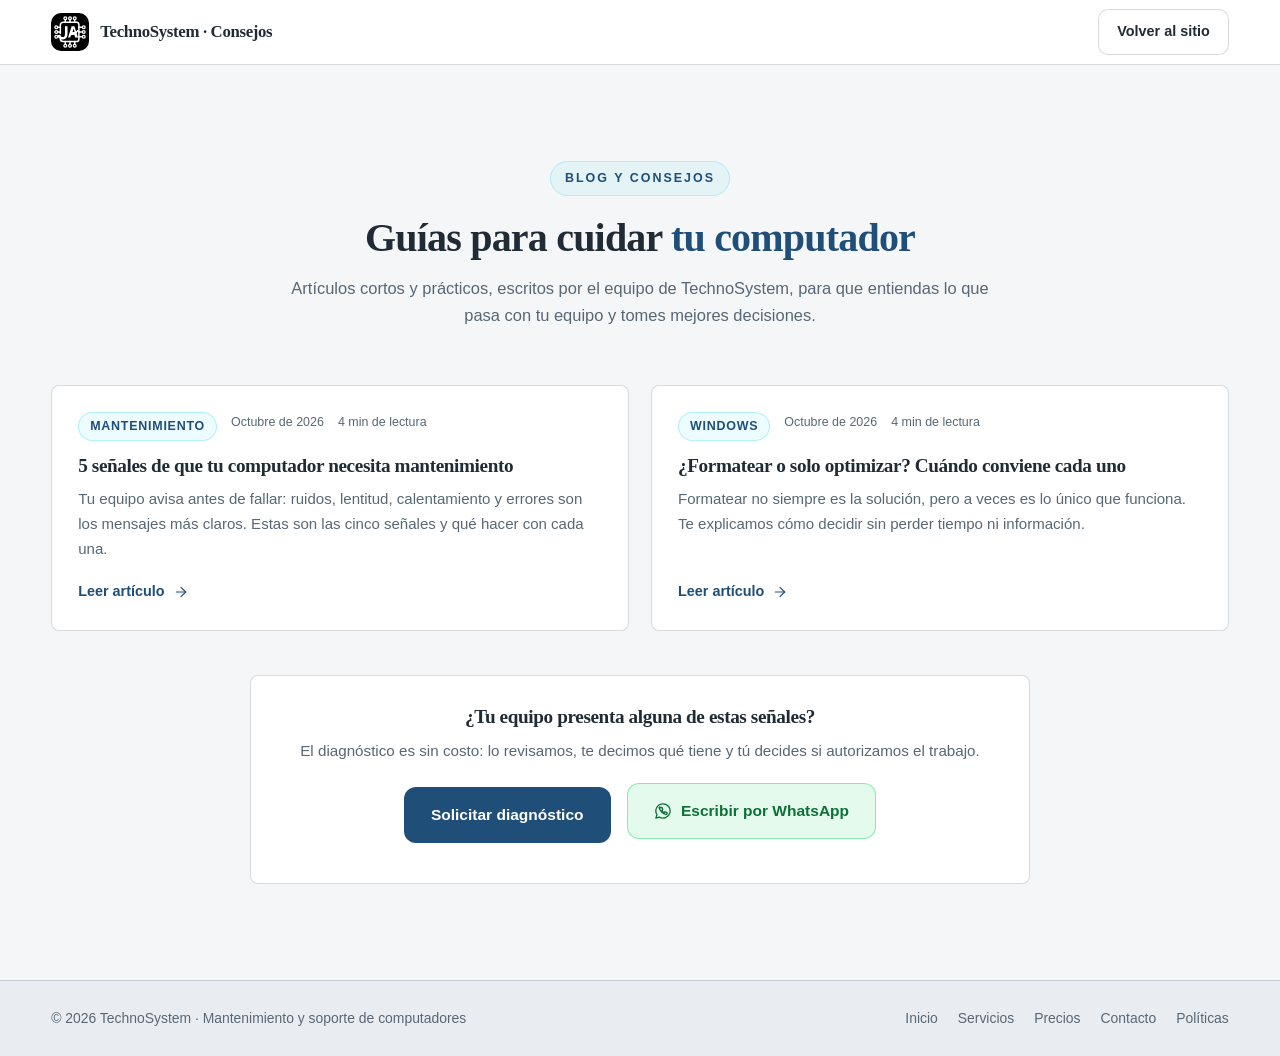
<file: blog/index.html>
<!DOCTYPE html>
<html lang="es">
<head>
  <meta charset="UTF-8">
  <meta name="viewport" content="width=device-width, initial-scale=1.0">

  <!-- Seguridad (igual que index.html): GitHub Pages no permite cabeceras HTTP -->
  <meta http-equiv="Content-Security-Policy" content="default-src 'self'; script-src 'self' https://script.google.com https://script.googleusercontent.com http://localhost:* http://127.0.0.1:*; style-src 'self' https://fonts.googleapis.com; font-src 'self' data: https://fonts.gstatic.com; img-src 'self' data:; connect-src 'self' https://script.google.com https://script.googleusercontent.com http://localhost:* http://127.0.0.1:*; object-src 'none'; base-uri 'self'; form-action 'self'; frame-src 'none'">
  <meta name="referrer" content="strict-origin-when-cross-origin">

  <title>Blog y consejos | TechnoSystem</title>
  <meta name="description" content="Guías prácticas para cuidar tu computador: cuándo hacer mantenimiento, cuándo formatear y cómo mantener Windows rápido y seguro.">
  <meta name="theme-color" content="#05070d">
  <meta property="og:title" content="Blog y consejos | TechnoSystem">
  <meta property="og:description" content="Guías prácticas para cuidar tu computador y alargar su vida útil.">
  <meta property="og:type" content="website">
  <meta property="og:url" content="https://arisanti2200-prog.github.io/blog/">

  <link rel="icon" type="image/svg+xml" href="../assets/logo-ja.svg">

  <link rel="preconnect" href="https://fonts.googleapis.com">
  <link rel="preconnect" href="https://fonts.gstatic.com" crossorigin>
  <link href="https://fonts.googleapis.com/css2?family=Inter:wght@400;500;600;700&family=Space+Grotesk:wght@500;600;700&display=swap" rel="stylesheet">

  <link rel="stylesheet" href="../css/styles.css">

  <script type="application/ld+json">
  {
    "@context": "https://schema.org",
    "@type": "Blog",
    "name": "Blog y consejos de TechnoSystem",
    "url": "https://arisanti2200-prog.github.io/blog/",
    "publisher": { "@type": "Organization", "name": "TechnoSystem" }
  }
  </script>
</head>
<body>

  <!-- Sprite de iconos (versión reducida: solo los que usa el blog) -->
  <svg xmlns="http://www.w3.org/2000/svg" class="svg-sprite" aria-hidden="true">
    <symbol id="i-arrow" viewBox="0 0 24 24"><line x1="5" y1="12" x2="19" y2="12"/><polyline points="12 5 19 12 12 19"/></symbol>
    <symbol id="i-whatsapp" viewBox="0 0 24 24"><path d="M12 2.5a9.5 9.5 0 0 0-8.1 14.5L2.5 21.5l4.6-1.35A9.5 9.5 0 1 0 12 2.5z"/><path d="M8.6 7.7c.2-.4.5-.4.8-.4h.7c.2 0 .5 0 .7.5l.8 1.9c.1.3 0 .5-.2.7l-.6.6c-.2.2-.2.4-.1.6.5 1 1.4 1.9 2.4 2.4.2.1.4.1.6-.1l.6-.6c.2-.2.4-.3.7-.2l1.9.8c.4.2.5.4.5.7v.7c0 .3 0 .6-.4.8-.5.3-1.1.4-1.7.3-1.5-.3-3.6-1.4-5.2-3s-2.7-3.7-3-5.2c-.1-.6 0-1.2.3-1.7z"/></symbol>
  </svg>

  <!-- Barra superior (sin menú móvil: solo vuelta al sitio) -->
  <header class="blogbar">
    <div class="container blogbar-inner">
      <a class="brand" href="../index.html">
        <img class="brand-logo" src="../assets/logo-ja.svg" alt="JA - Juan &amp; Aris">
        <span>TechnoSystem · Consejos</span>
      </a>
      <a class="btn btn-sm btn-ghost" href="../index.html">Volver al sitio</a>
    </div>
  </header>

  <main>
    <section class="section">
      <div class="container">
        <div class="section-head">
          <span class="eyebrow">Blog y consejos</span>
          <h2>Guías para cuidar <span class="gradient-text">tu computador</span></h2>
          <p>
            Artículos cortos y prácticos, escritos por el equipo de
            TechnoSystem, para que entiendas lo que pasa con tu equipo y
            tomes mejores decisiones.
          </p>
        </div>

        <div class="blog-grid">
          <a class="blog-card" href="senales-mantenimiento.html">
            <div class="blog-meta">
              <span class="blog-tag">Mantenimiento</span>
              <span>Octubre de 2026</span>
              <span>4 min de lectura</span>
            </div>
            <h3>5 señales de que tu computador necesita mantenimiento</h3>
            <p>
              Tu equipo avisa antes de fallar: ruidos, lentitud, calentamiento
              y errores son los mensajes más claros. Estas son las cinco
              señales y qué hacer con cada una.
            </p>
            <span class="blog-more">
              Leer artículo
              <svg class="icon"><use href="#i-arrow"/></svg>
            </span>
          </a>

          <a class="blog-card" href="formatear-o-optimizar.html">
            <div class="blog-meta">
              <span class="blog-tag">Windows</span>
              <span>Octubre de 2026</span>
              <span>4 min de lectura</span>
            </div>
            <h3>¿Formatear o solo optimizar? Cuándo conviene cada uno</h3>
            <p>
              Formatear no siempre es la solución, pero a veces es lo único
              que funciona. Te explicamos cómo decidir sin perder tiempo ni
              información.
            </p>
            <span class="blog-more">
              Leer artículo
              <svg class="icon"><use href="#i-arrow"/></svg>
            </span>
          </a>
        </div>

        <div class="articulo-cta">
          <h3>¿Tu equipo presenta alguna de estas señales?</h3>
          <p>
            El diagnóstico es sin costo: lo revisamos, te decimos qué tiene
            y tú decides si autorizamos el trabajo.
          </p>
          <a class="btn btn-primary" href="../index.html#contacto">Solicitar diagnóstico</a>
          <a class="btn btn-whatsapp" href="https://wa.me/573122698232?text=Hola%2C%20quiero%20un%20diagn%C3%B3stico%20para%20mi%20computador" target="_blank" rel="noopener">
            <svg class="icon"><use href="#i-whatsapp"/></svg>
            Escribir por WhatsApp
          </a>
        </div>
      </div>
    </section>
  </main>

  <footer class="blogfoot">
    <div class="container blogfoot-inner">
      <span>© 2026 TechnoSystem · Mantenimiento y soporte de computadores</span>
      <nav aria-label="Enlaces del blog">
        <a href="../index.html">Inicio</a>
        <a href="../index.html#servicios">Servicios</a>
        <a href="../index.html#precios">Precios</a>
        <a href="../index.html#contacto">Contacto</a>
        <a href="../politicas.html">Políticas</a>
      </nav>
    </div>
  </footer>
</body>
</html>
</file>
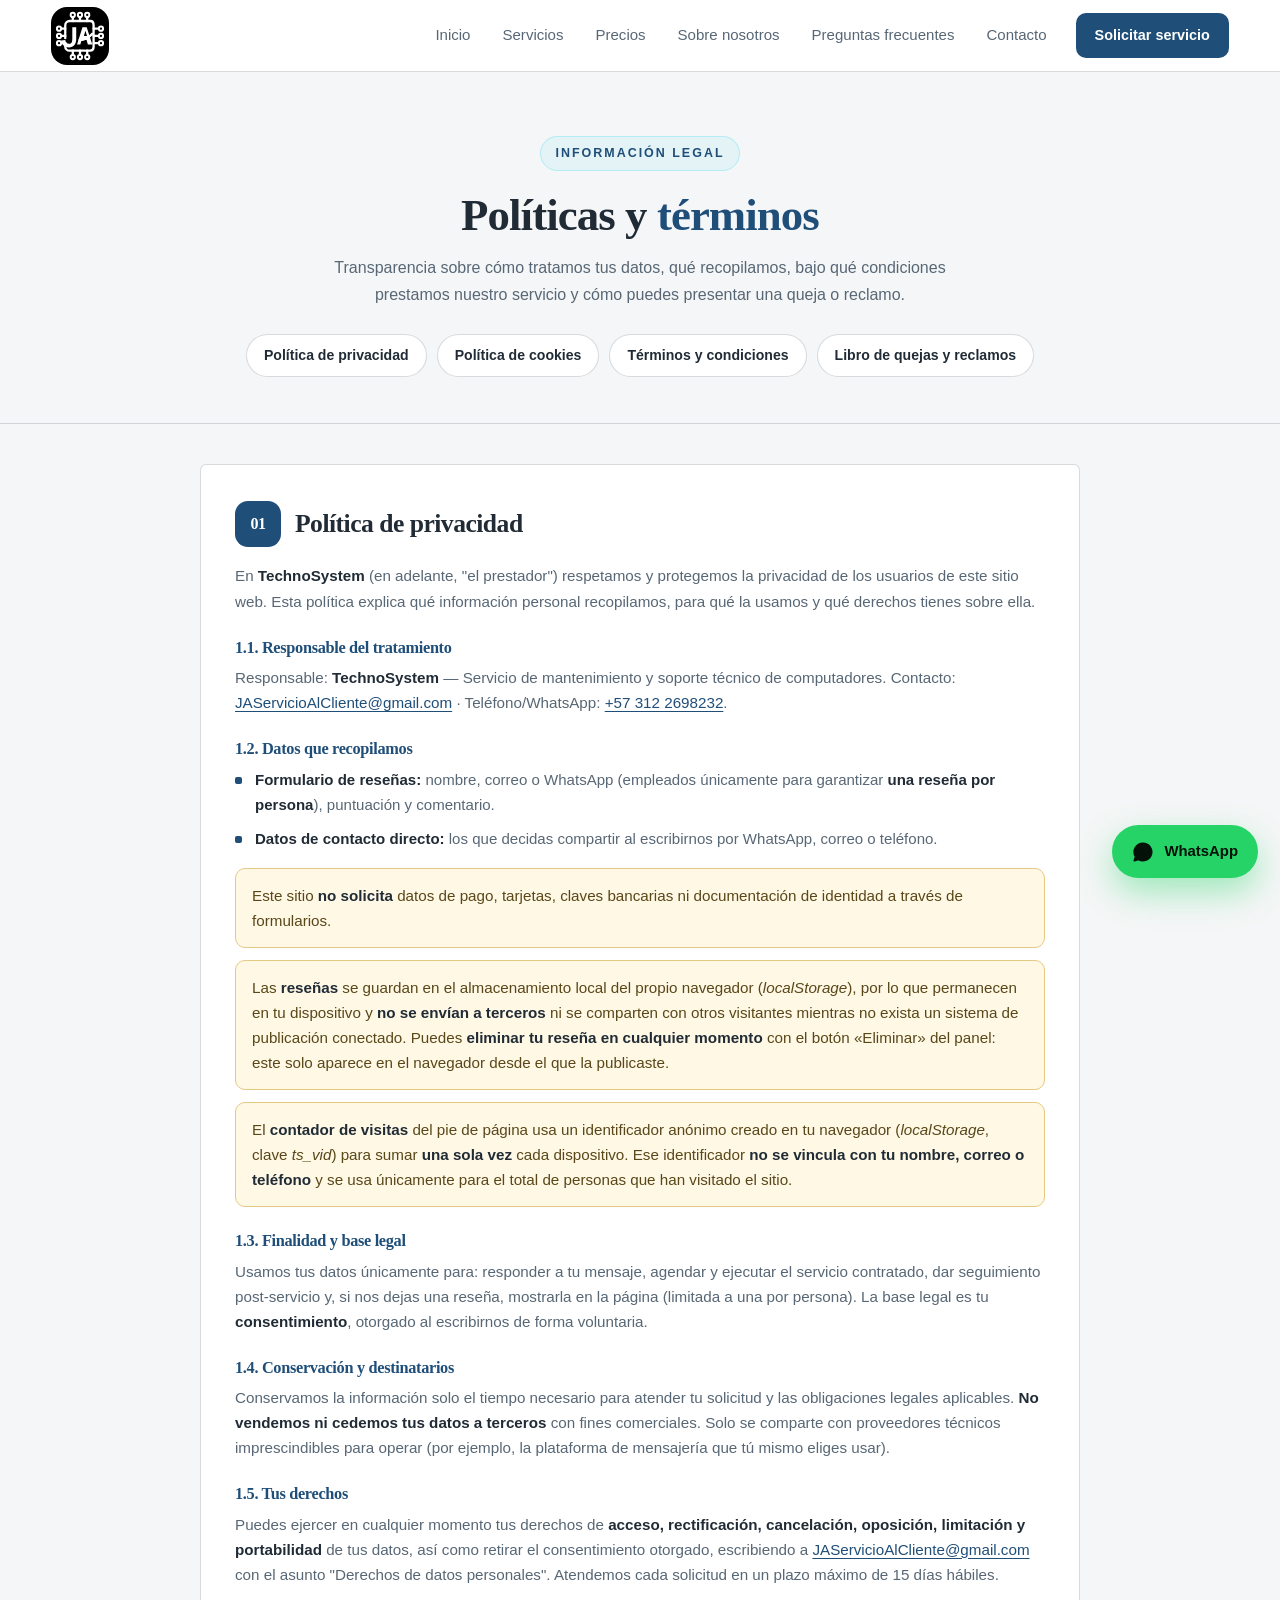
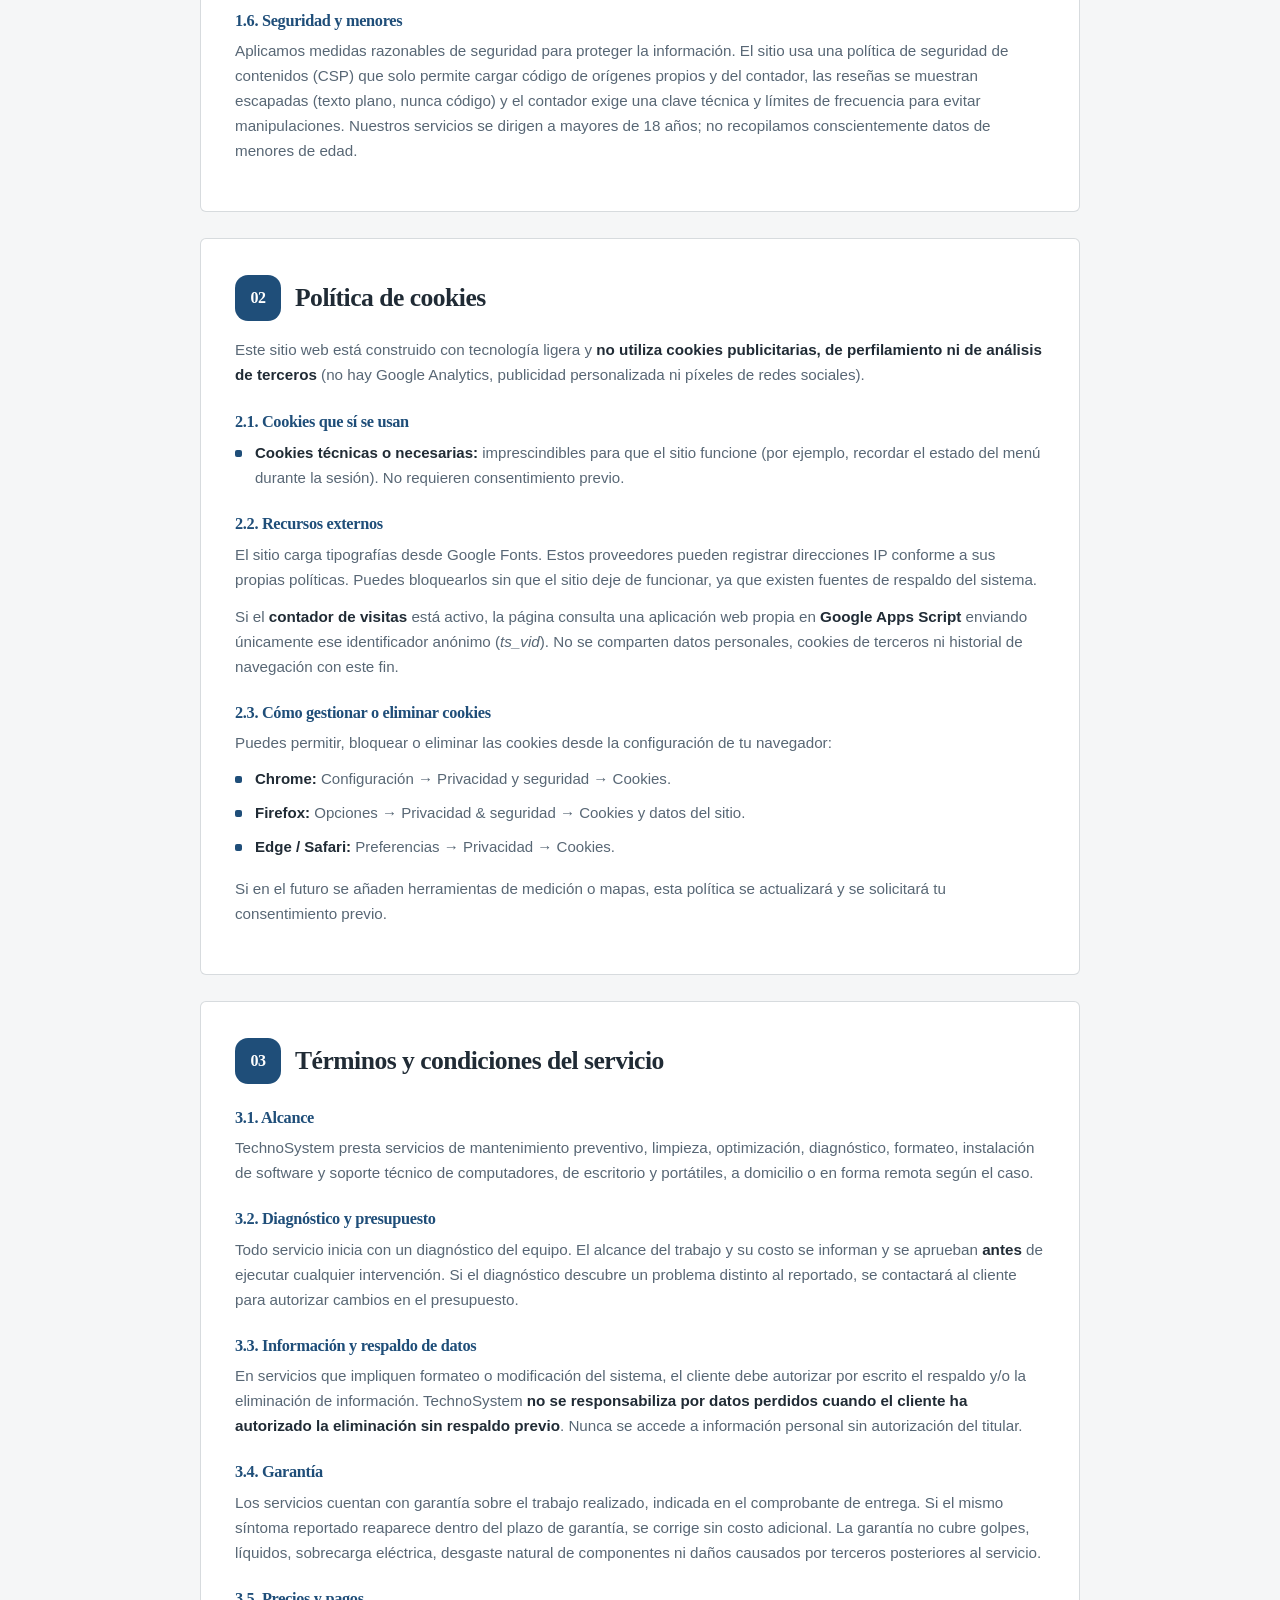
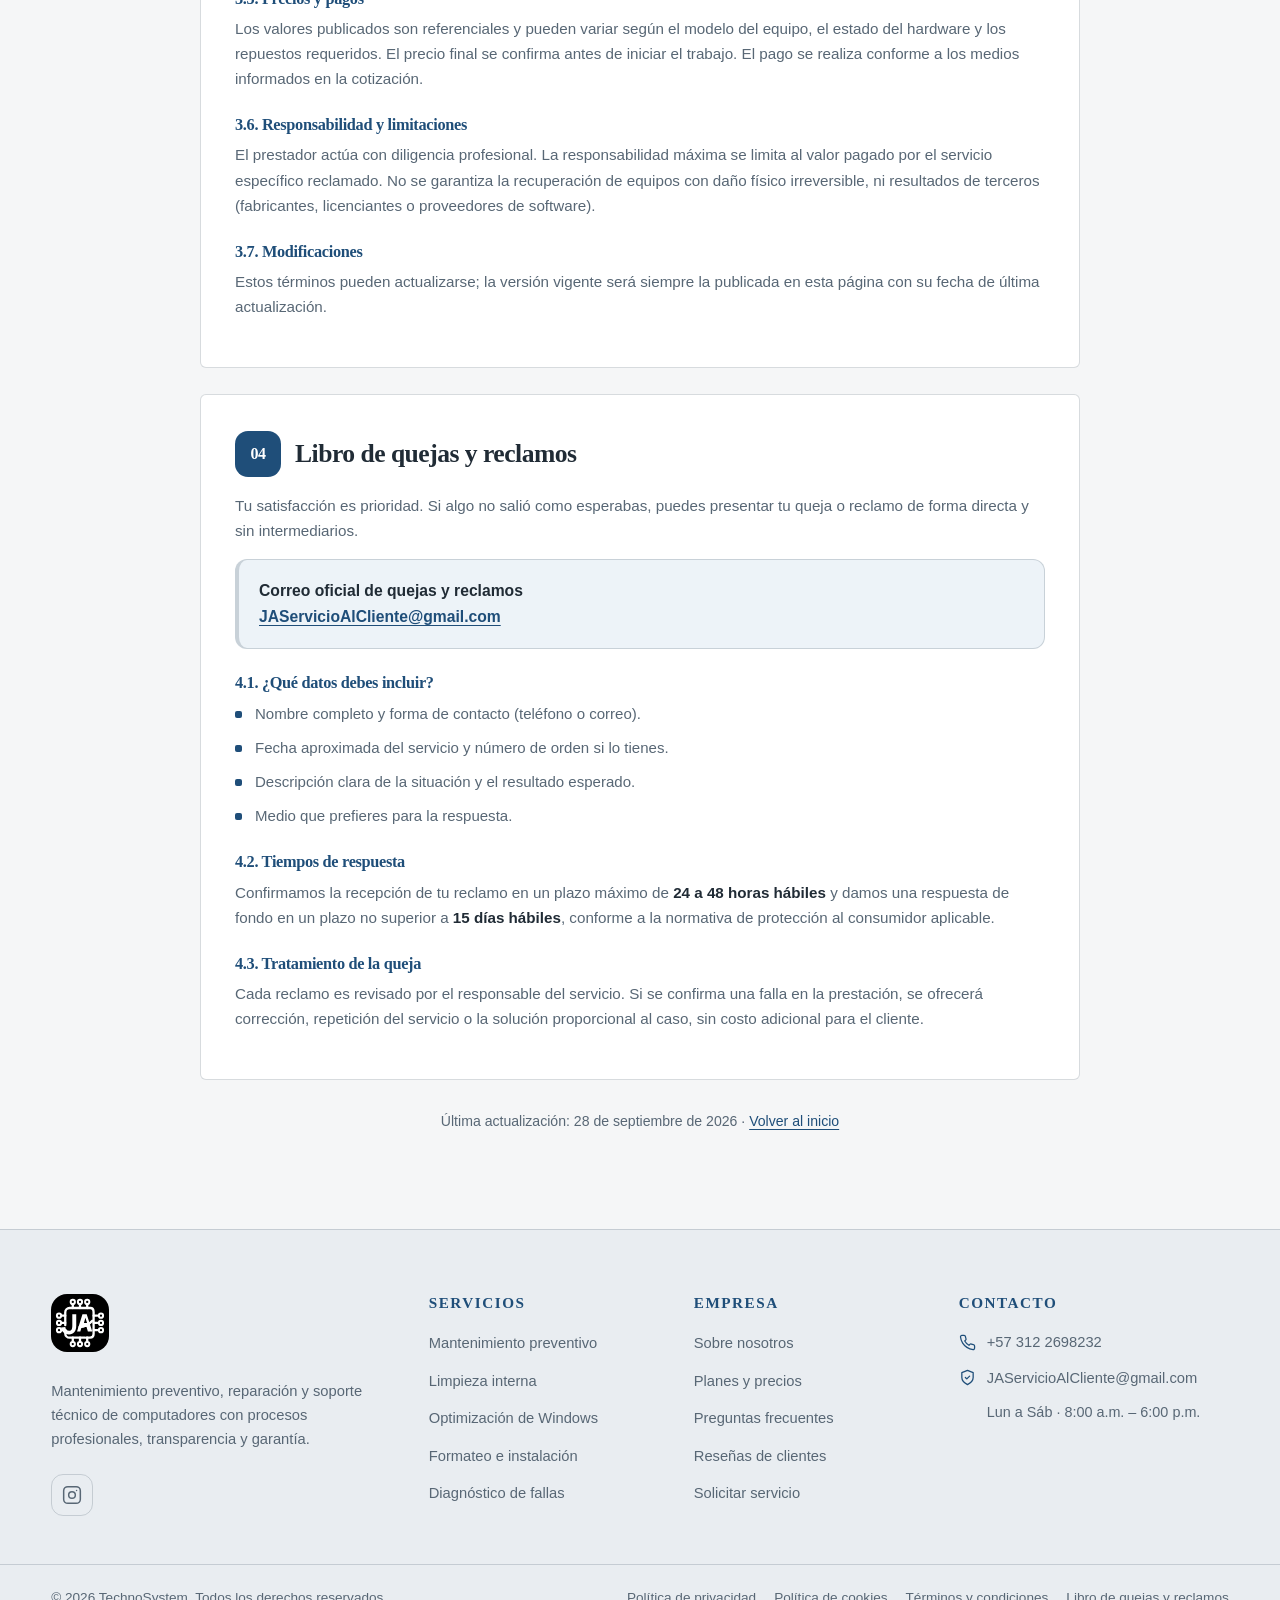
<file: politicas.html>
<!DOCTYPE html>
<html lang="es">
<head>
  <meta charset="UTF-8">
  <meta name="viewport" content="width=device-width, initial-scale=1.0">

  <!-- ============ SEGURIDAD (CSP) ============
       Solo se permiten recursos de orígenes propios y de Google para el
       contador de visitas. Ver detalle en index.html y README.md. -->
  <meta http-equiv="Content-Security-Policy" content="default-src 'self'; script-src 'self' https://script.google.com https://script.googleusercontent.com http://localhost:* http://127.0.0.1:*; style-src 'self' https://fonts.googleapis.com; font-src 'self' data: https://fonts.gstatic.com; img-src 'self' data:; connect-src 'self' https://script.google.com https://script.googleusercontent.com http://localhost:* http://127.0.0.1:*; object-src 'none'; base-uri 'self'; form-action 'self'; frame-src 'none'">
  <meta name="referrer" content="strict-origin-when-cross-origin">

  <title>Políticas y Términos | TechnoSystem</title>
  <meta name="description" content="Política de privacidad, política de cookies, términos y condiciones del servicio y libro de quejas y reclamos de TechnoSystem.">
  <meta name="theme-color" content="#05070d">
  <meta name="robots" content="noindex, follow">

  <link rel="icon" type="image/svg+xml" href="assets/logo-ja.svg">

  <link rel="preconnect" href="https://fonts.googleapis.com">
  <link rel="preconnect" href="https://fonts.gstatic.com" crossorigin>
  <link href="https://fonts.googleapis.com/css2?family=Inter:wght@400;500;600;700&family=Space+Grotesk:wght@500;600;700&display=swap" rel="stylesheet">

  <link rel="stylesheet" href="css/styles.css">
</head>
<body>

  <!-- Iconos (mismo sprite que la página principal) -->
  <svg xmlns="http://www.w3.org/2000/svg" class="svg-sprite" aria-hidden="true">
    <symbol id="i-shield" viewBox="0 0 24 24"><path d="M12 22s8-4 8-10V5l-8-3-8 3v7c0 6 8 10 8 10z"/><path d="m9 12 2 2 4-4"/></symbol>
    <symbol id="i-mail" viewBox="0 0 24 24"><rect x="2" y="4" width="20" height="16" rx="2"/><polyline points="22 6 12 13 2 6"/></symbol>
    <symbol id="i-phone" viewBox="0 0 24 24"><path d="M22 16.92v3a2 2 0 0 1-2.18 2 19.79 19.79 0 0 1-8.63-3.07 19.5 19.5 0 0 1-6-6 19.79 19.79 0 0 1-3.07-8.67A2 2 0 0 1 4.11 2h3a2 2 0 0 1 2 1.72c.13.96.36 1.9.7 2.81a2 2 0 0 1-.45 2.11L8.09 9.91a16 16 0 0 0 6 6l1.27-1.27a2 2 0 0 1 2.11-.45c.91.34 1.85.57 2.81.7A2 2 0 0 1 22 16.92z"/></symbol>
    <symbol id="i-whatsapp" viewBox="0 0 24 24"><path d="M12 2.5a9.5 9.5 0 0 0-8.1 14.5L2.5 21.5l4.6-1.35A9.5 9.5 0 1 0 12 2.5z"/><path d="M8.6 7.7c.2-.4.5-.4.8-.4h.7c.2 0 .5 0 .7.5l.8 1.9c.1.3 0 .5-.2.7l-.6.6c-.2.2-.2.4-.1.6.5 1 1.4 1.9 2.4 2.4.2.1.4.1.6-.1l.6-.6c.2-.2.4-.3.7-.2l1.9.8c.4.2.5.4.5.7v.7c0 .3 0 .6-.4.8-.5.3-1.1.4-1.7.3-1.5-.3-3.6-1.4-5.2-3s-2.7-3.7-3-5.2c-.1-.6 0-1.2.3-1.7z"/></symbol>
    <symbol id="i-monitor" viewBox="0 0 24 24"><rect x="2" y="3" width="20" height="14" rx="2"/><line x1="8" y1="21" x2="16" y2="21"/><line x1="12" y1="17" x2="12" y2="21"/></symbol>
    <symbol id="i-menu" viewBox="0 0 24 24"><line x1="3" y1="6" x2="21" y2="6"/><line x1="3" y1="12" x2="21" y2="12"/><line x1="3" y1="18" x2="21" y2="18"/></symbol>
    <symbol id="i-close" viewBox="0 0 24 24"><line x1="18" y1="6" x2="6" y2="18"/><line x1="6" y1="6" x2="18" y2="18"/></symbol>
    <symbol id="i-instagram" viewBox="0 0 24 24"><rect x="2" y="2" width="20" height="20" rx="5"/><circle cx="12" cy="12" r="4"/><line x1="17.5" y1="6.5" x2="17.51" y2="6.5"/></symbol>
    <symbol id="i-chevron" viewBox="0 0 24 24"><polyline points="6 9 12 15 18 9"/></symbol>
  </svg>

  <!-- Navegación -->
  <header class="navbar" id="navbar">
    <div class="container nav-inner">
      <a href="index.html" class="brand" aria-label="TechnoSystem - Inicio">
        <img class="brand-logo" src="assets/logo-ja.svg" alt="JA - Juan &amp; Aris">
      </a>

      <nav class="nav-links" id="navLinks" aria-label="Navegación principal">
        <a href="index.html#inicio" class="nav-link">Inicio</a>
        <a href="index.html#servicios" class="nav-link">Servicios</a>
        <a href="index.html#precios" class="nav-link">Precios</a>
        <a href="index.html#nosotros" class="nav-link">Sobre nosotros</a>
        <a href="index.html#faq" class="nav-link">Preguntas frecuentes</a>
        <a href="index.html#contacto" class="nav-link">Contacto</a>
        <a href="index.html#contacto" class="btn btn-primary btn-sm nav-cta">Solicitar servicio</a>
      </nav>

      <button class="nav-toggle" id="navToggle" aria-label="Abrir menú" aria-expanded="false" aria-controls="navLinks">
        <svg class="icon icon-open"><use href="#i-menu"/></svg>
        <svg class="icon icon-close"><use href="#i-close"/></svg>
      </button>
    </div>
  </header>

  <main>
    <!-- Encabezado de la página legal -->
    <section class="legal-hero">
      <div class="container container-narrow">
        <span class="eyebrow">Información legal</span>
        <h1>Políticas y <span class="gradient-text">términos</span></h1>
        <p>
          Transparencia sobre cómo tratamos tus datos, qué recopilamos, bajo
          qué condiciones prestamos nuestro servicio y cómo puedes presentar
          una queja o reclamo.
        </p>
        <nav class="legal-toc" aria-label="Índice de políticas">
          <a href="#privacidad">Política de privacidad</a>
          <a href="#cookies">Política de cookies</a>
          <a href="#terminos">Términos y condiciones</a>
          <a href="#reclamos">Libro de quejas y reclamos</a>
        </nav>
      </div>
    </section>

    <section class="section legal-body">
      <div class="container container-narrow">

        <!-- 1. PRIVACIDAD -->
        <article class="legal-section" id="privacidad">
          <h2><span class="legal-num">01</span> Política de privacidad</h2>

          <p>
            En <strong>TechnoSystem</strong> (en adelante, "el prestador")
            respetamos y protegemos la privacidad de los usuarios de este sitio
            web. Esta política explica qué información personal recopilamos,
            para qué la usamos y qué derechos tienes sobre ella.
          </p>

          <h3>1.1. Responsable del tratamiento</h3>
          <p>
            Responsable: <strong>TechnoSystem</strong> — Servicio de
            mantenimiento y soporte técnico de computadores.
            Contacto: <a href="https://mail.google.com/mail/?view=cm&amp;fs=1&amp;to=JAServicioAlCliente@gmail.com&amp;su=Contacto%20-%20TechnoSystem&amp;body=Hola%2C%0A%0AEscribo%20a%20TechnoSystem.%0A%0AGracias." target="_blank" rel="noopener">JAServicioAlCliente@gmail.com</a>
            · Teléfono/WhatsApp: <a href="tel:+573122698232">+57 312 2698232</a>.
          </p>

          <h3>1.2. Datos que recopilamos</h3>
          <ul class="legal-list">
            <li><strong>Formulario de reseñas:</strong> nombre, correo o WhatsApp
              (empleados únicamente para garantizar <strong>una reseña por persona</strong>),
              puntuación y comentario.</li>
            <li><strong>Datos de contacto directo:</strong> los que decidas compartir al escribirnos por WhatsApp, correo o teléfono.</li>
          </ul>
          <p class="legal-note">
            Este sitio <strong>no solicita</strong> datos de pago, tarjetas,
            claves bancarias ni documentación de identidad a través de formularios.
          </p>
          <p class="legal-note">
            Las <strong>reseñas</strong> se guardan en el almacenamiento local del
            propio navegador (<em>localStorage</em>), por lo que permanecen en tu
            dispositivo y <strong>no se envían a terceros</strong> ni se comparten
            con otros visitantes mientras no exista un sistema de publicación conectado.
            Puedes <strong>eliminar tu reseña en cualquier momento</strong> con el
            botón «Eliminar» del panel: este solo aparece en el navegador desde el
            que la publicaste.
          </p>
          <p class="legal-note">
            El <strong>contador de visitas</strong> del pie de página usa un
            identificador anónimo creado en tu navegador
            (<em>localStorage</em>, clave <em>ts_vid</em>) para sumar
            <strong>una sola vez</strong> cada dispositivo. Ese identificador
            <strong>no se vincula con tu nombre, correo o teléfono</strong> y se
            usa únicamente para el total de personas que han visitado el sitio.
          </p>

          <h3>1.3. Finalidad y base legal</h3>
          <p>
            Usamos tus datos únicamente para: responder a tu mensaje,
            agendar y ejecutar el servicio contratado, dar seguimiento post-servicio
            y, si nos dejas una reseña, mostrarla en la página
            (limitada a una por persona). La base
            legal es tu <strong>consentimiento</strong>, otorgado al escribirnos
            de forma voluntaria.
          </p>

          <h3>1.4. Conservación y destinatarios</h3>
          <p>
            Conservamos la información solo el tiempo necesario para atender tu
            solicitud y las obligaciones legales aplicables. <strong>No vendemos
            ni cedemos tus datos a terceros</strong> con fines comerciales. Solo
            se comparte con proveedores técnicos imprescindibles para operar
            (por ejemplo, la plataforma de mensajería que tú mismo eliges usar).
          </p>

          <h3>1.5. Tus derechos</h3>
          <p>
            Puedes ejercer en cualquier momento tus derechos de
            <strong>acceso, rectificación, cancelación, oposición, limitación y
            portabilidad</strong> de tus datos, así como retirar el consentimiento
            otorgado, escribiendo a
            <a href="https://mail.google.com/mail/?view=cm&amp;fs=1&amp;to=JAServicioAlCliente@gmail.com&amp;su=Derechos%20de%20datos%20personales%20-%20TechnoSystem&amp;body=Hola%2C%0A%0AQuiero%20ejercer%20mis%20derechos%20de%20datos%20personales.%0A%0AGracias." target="_blank" rel="noopener">JAServicioAlCliente@gmail.com</a>
            con el asunto "Derechos de datos personales". Atendemos cada
            solicitud en un plazo máximo de 15 días hábiles.
          </p>

          <h3>1.6. Seguridad y menores</h3>
          <p>
            Aplicamos medidas razonables de seguridad para proteger la
            información. El sitio usa una política de seguridad de contenidos
            (CSP) que solo permite cargar código de orígenes propios y del
            contador, las reseñas se muestran escapadas (texto plano, nunca
            código) y el contador exige una clave técnica y límites de
            frecuencia para evitar manipulaciones. Nuestros servicios se
            dirigen a mayores de 18 años; no recopilamos conscientemente
            datos de menores de edad.
          </p>
        </article>

        <!-- 2. COOKIES -->
        <article class="legal-section" id="cookies">
          <h2><span class="legal-num">02</span> Política de cookies</h2>

          <p>
            Este sitio web está construido con tecnología ligera y
            <strong>no utiliza cookies publicitarias, de perfilamiento ni de
            análisis de terceros</strong> (no hay Google Analytics, publicidad
            personalizada ni píxeles de redes sociales).
          </p>

          <h3>2.1. Cookies que sí se usan</h3>
          <ul class="legal-list">
            <li><strong>Cookies técnicas o necesarias:</strong> imprescindibles para que el sitio funcione (por ejemplo, recordar el estado del menú durante la sesión). No requieren consentimiento previo.</li>
          </ul>

          <h3>2.2. Recursos externos</h3>
          <p>
            El sitio carga tipografías desde Google Fonts. Estos proveedores
            pueden registrar direcciones IP conforme a sus propias políticas.
            Puedes bloquearlos sin que el sitio deje de funcionar, ya que existen
            fuentes de respaldo del sistema.
          </p>
          <p>
            Si el <strong>contador de visitas</strong> está activo, la página
            consulta una aplicación web propia en <strong>Google Apps
            Script</strong> enviando únicamente ese identificador anónimo
            (<em>ts_vid</em>). No se comparten datos personales, cookies de
            terceros ni historial de navegación con este fin.
          </p>

          <h3>2.3. Cómo gestionar o eliminar cookies</h3>
          <p>
            Puedes permitir, bloquear o eliminar las cookies desde la
            configuración de tu navegador:
          </p>
          <ul class="legal-list">
            <li><strong>Chrome:</strong> Configuración → Privacidad y seguridad → Cookies.</li>
            <li><strong>Firefox:</strong> Opciones → Privacidad &amp; seguridad → Cookies y datos del sitio.</li>
            <li><strong>Edge / Safari:</strong> Preferencias → Privacidad → Cookies.</li>
          </ul>
          <p>
            Si en el futuro se añaden herramientas de medición o mapas, esta
            política se actualizará y se solicitará tu consentimiento previo.
          </p>
        </article>

        <!-- 3. TÉRMINOS -->
        <article class="legal-section" id="terminos">
          <h2><span class="legal-num">03</span> Términos y condiciones del servicio</h2>

          <h3>3.1. Alcance</h3>
          <p>
            TechnoSystem presta servicios de mantenimiento preventivo, limpieza,
            optimización, diagnóstico, formateo, instalación de software y
            soporte técnico de computadores, de escritorio y portátiles,
            a domicilio o en forma remota según el caso.
          </p>

          <h3>3.2. Diagnóstico y presupuesto</h3>
          <p>
            Todo servicio inicia con un diagnóstico del equipo. El alcance del
            trabajo y su costo se informan y se aprueban <strong>antes</strong>
            de ejecutar cualquier intervención. Si el diagnóstico descubre un
            problema distinto al reportado, se contactará al cliente para
            autorizar cambios en el presupuesto.
          </p>

          <h3>3.3. Información y respaldo de datos</h3>
          <p>
            En servicios que impliquen formateo o modificación del sistema, el
            cliente debe autorizar por escrito el respaldo y/o la eliminación de
            información. TechnoSystem <strong>no se responsabiliza por datos
            perdidos cuando el cliente ha autorizado la eliminación sin respaldo
            previo</strong>. Nunca se accede a información personal sin
            autorización del titular.
          </p>

          <h3>3.4. Garantía</h3>
          <p>
            Los servicios cuentan con garantía sobre el trabajo realizado,
            indicada en el comprobante de entrega. Si el mismo síntoma reportado
            reaparece dentro del plazo de garantía, se corrige sin costo
            adicional. La garantía no cubre golpes, líquidos, sobrecarga
            eléctrica, desgaste natural de componentes ni daños causados por
            terceros posteriores al servicio.
          </p>

          <h3>3.5. Precios y pagos</h3>
          <p>
            Los valores publicados son referenciales y pueden variar según el
            modelo del equipo, el estado del hardware y los repuestos requeridos.
            El precio final se confirma antes de iniciar el trabajo. El pago se
            realiza conforme a los medios informados en la cotización.
          </p>

          <h3>3.6. Responsabilidad y limitaciones</h3>
          <p>
            El prestador actúa con diligencia profesional. La responsabilidad
            máxima se limita al valor pagado por el servicio específico
            reclamado. No se garantiza la recuperación de equipos con daño
            físico irreversible, ni resultados de terceros (fabricantes,
            licenciantes o proveedores de software).
          </p>

          <h3>3.7. Modificaciones</h3>
          <p>
            Estos términos pueden actualizarse; la versión vigente será siempre
            la publicada en esta página con su fecha de última actualización.
          </p>
        </article>

        <!-- 4. RECLAMOS -->
        <article class="legal-section" id="reclamos">
          <h2><span class="legal-num">04</span> Libro de quejas y reclamos</h2>

          <p>
            Tu satisfacción es prioridad. Si algo no salió como esperabas,
            puedes presentar tu queja o reclamo de forma directa y sin intermediarios.
          </p>

          <div class="legal-highlight">
            <strong>Correo oficial de quejas y reclamos</strong><br>
            <a href="https://mail.google.com/mail/?view=cm&amp;fs=1&amp;to=JAServicioAlCliente@gmail.com&amp;su=Queja%20o%20reclamo%20-%20TechnoSystem&amp;body=Hola%2C%0A%0AQuiero%20presentar%20una%20queja%20o%20reclamo.%0A%0ADatos%20del%20servicio%3A%0A-%20Fecha%3A%0A-%20Servicio%3A%0A-%20Motivo%3A%0A%0AGracias." target="_blank" rel="noopener">JAServicioAlCliente@gmail.com</a>
          </div>

          <h3>4.1. ¿Qué datos debes incluir?</h3>
          <ul class="legal-list">
            <li>Nombre completo y forma de contacto (teléfono o correo).</li>
            <li>Fecha aproximada del servicio y número de orden si lo tienes.</li>
            <li>Descripción clara de la situación y el resultado esperado.</li>
            <li>Medio que prefieres para la respuesta.</li>
          </ul>

          <h3>4.2. Tiempos de respuesta</h3>
          <p>
            Confirmamos la recepción de tu reclamo en un plazo máximo de
            <strong>24 a 48 horas hábiles</strong> y damos una respuesta de
            fondo en un plazo no superior a <strong>15 días hábiles</strong>,
            conforme a la normativa de protección al consumidor aplicable.
          </p>

          <h3>4.3. Tratamiento de la queja</h3>
          <p>
            Cada reclamo es revisado por el responsable del servicio. Si se
            confirma una falla en la prestación, se ofrecerá corrección,
            repetición del servicio o la solución proporcional al caso, sin
            costo adicional para el cliente.
          </p>
        </article>

        <p class="legal-updated">
          Última actualización: 28 de septiembre de 2026 ·
          <a href="index.html">Volver al inicio</a>
        </p>
      </div>
    </section>
  </main>

  <!-- Footer -->
  <footer class="footer">
    <div class="container footer-grid">
      <div class="footer-brand">
        <a href="index.html" class="brand">
          <img class="brand-logo" src="assets/logo-ja.svg" alt="JA - Juan &amp; Aris">
        </a>
        <p>
          Mantenimiento preventivo, reparación y soporte técnico de computadores
          con procesos profesionales, transparencia y garantía.
        </p>
        <div class="socials">
          <a href="https://www.instagram.com/itstechnosystem_jm/" target="_blank" rel="noopener" aria-label="Instagram">
            <svg class="icon"><use href="#i-instagram"/></svg>
          </a>
        </div>
      </div>

      <div class="footer-col">
        <h3>Servicios</h3>
        <ul>
          <li><a href="index.html#servicios">Mantenimiento preventivo</a></li>
          <li><a href="index.html#servicios">Limpieza interna</a></li>
          <li><a href="index.html#servicios">Optimización de Windows</a></li>
          <li><a href="index.html#servicios">Formateo e instalación</a></li>
          <li><a href="index.html#servicios">Diagnóstico de fallas</a></li>
        </ul>
      </div>

      <div class="footer-col">
        <h3>Empresa</h3>
        <ul>
          <li><a href="index.html#nosotros">Sobre nosotros</a></li>
          <li><a href="index.html#precios">Planes y precios</a></li>
          <li><a href="index.html#faq">Preguntas frecuentes</a></li>
          <li><a href="index.html#resenas">Reseñas de clientes</a></li>
          <li><a href="index.html#contacto">Solicitar servicio</a></li>
        </ul>
      </div>

      <div class="footer-col">
        <h3>Contacto</h3>
        <ul class="footer-contact">
          <li><svg class="icon"><use href="#i-phone"/></svg> <a href="tel:+573122698232" aria-label="Llamar ahora al +57 312 2698232">+57 312 2698232</a></li>
          <li><svg class="icon"><use href="#i-shield"/></svg> <a href="https://mail.google.com/mail/?view=cm&amp;fs=1&amp;to=JAServicioAlCliente@gmail.com&amp;su=Queja%20o%20reclamo%20-%20TechnoSystem&amp;body=Hola%2C%0A%0AQuiero%20presentar%20una%20queja%20o%20reclamo.%0A%0ADatos%20del%20servicio%3A%0A-%20Fecha%3A%0A-%20Servicio%3A%0A-%20Motivo%3A%0A%0AGracias." target="_blank" rel="noopener">JAServicioAlCliente@gmail.com</a></li>
          <li><svg class="icon"><use href="#i-clock"/></svg> Lun a Sáb · 8:00 a.m. – 6:00 p.m.</li>
        </ul>
      </div>
    </div>

    <div class="footer-bottom">
      <div class="container footer-bottom-inner">
        <span>© <span id="year">2026</span> TechnoSystem. Todos los derechos reservados.</span>
        <nav class="footer-legal" aria-label="Enlaces legales">
          <a href="#privacidad">Política de privacidad</a>
          <a href="#cookies">Política de cookies</a>
          <a href="#terminos">Términos y condiciones</a>
          <a href="#reclamos">Libro de quejas y reclamos</a>
        </nav>
      </div>
    </div>
  </footer>

  <a href="https://wa.me/573122698232?text=Hola%2C%20necesito%20soporte%20t%C3%A9cnico" class="fab-whatsapp" target="_blank" rel="noopener" aria-label="Escribir por WhatsApp">
    <svg class="icon"><use href="#i-whatsapp"/></svg>
    <span class="fab-label">WhatsApp</span>
  </a>

  <script src="js/main.js" defer></script>
</body>
</html>
</file>
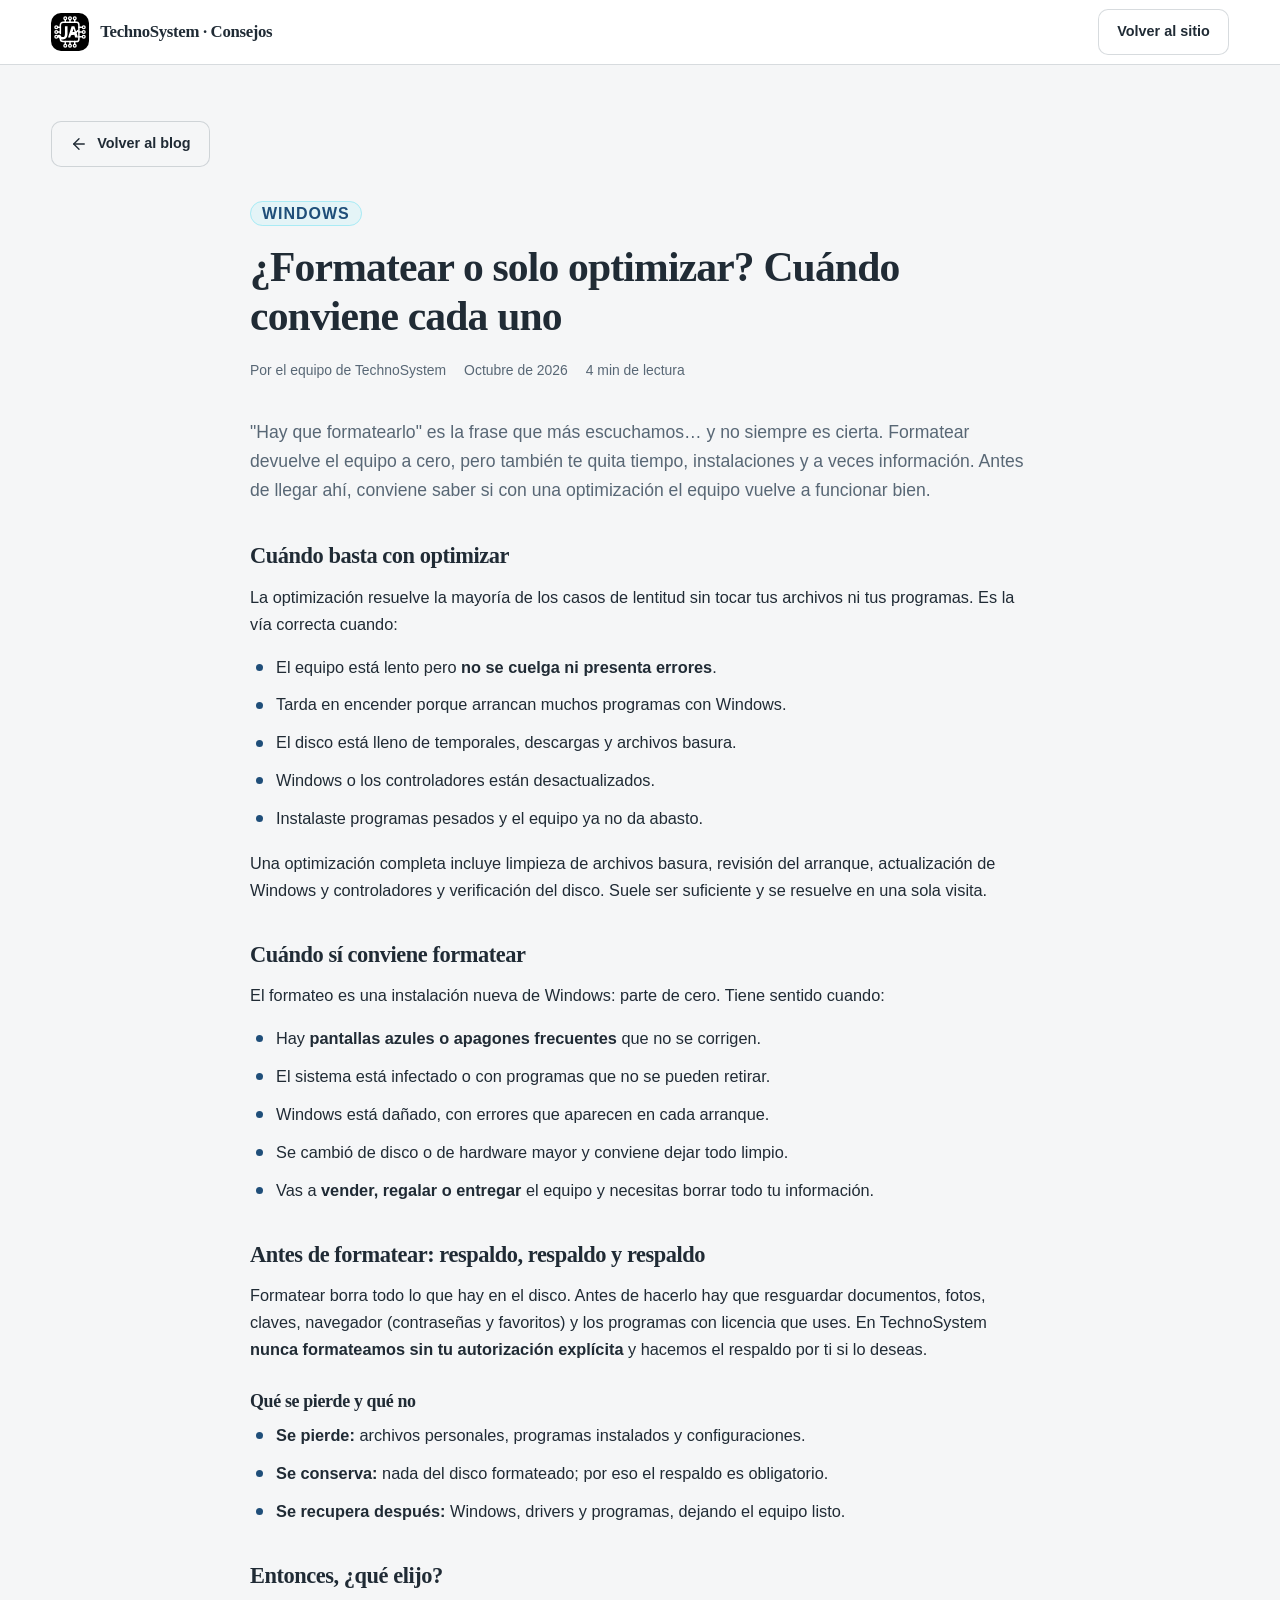
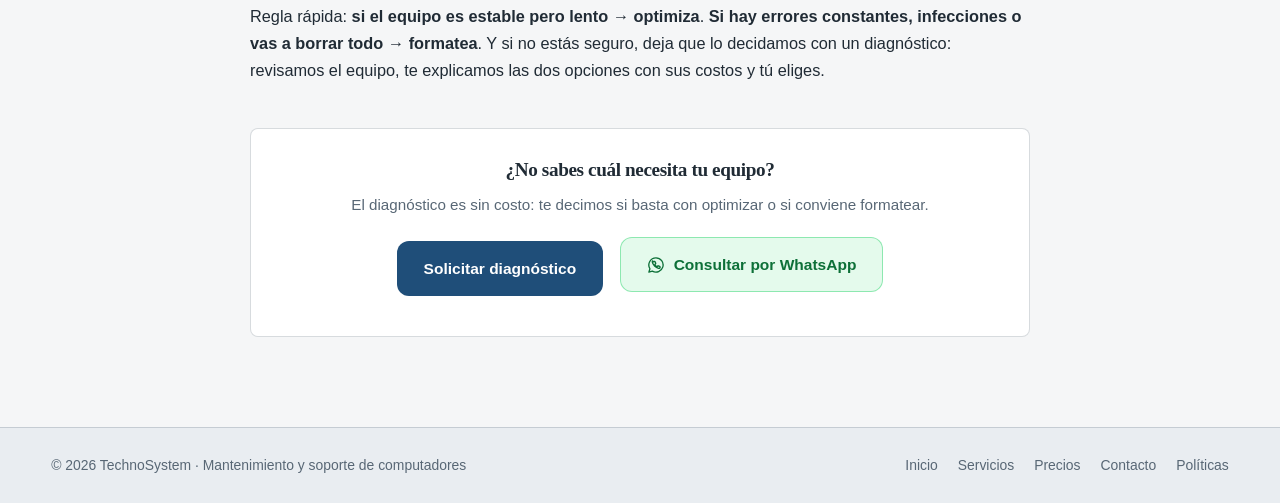
<file: blog/formatear-o-optimizar.html>
<!DOCTYPE html>
<html lang="es">
<head>
  <meta charset="UTF-8">
  <meta name="viewport" content="width=device-width, initial-scale=1.0">

  <meta http-equiv="Content-Security-Policy" content="default-src 'self'; script-src 'self' https://script.google.com https://script.googleusercontent.com http://localhost:* http://127.0.0.1:*; style-src 'self' https://fonts.googleapis.com; font-src 'self' data: https://fonts.gstatic.com; img-src 'self' data:; connect-src 'self' https://script.google.com https://script.googleusercontent.com http://localhost:* http://127.0.0.1:*; object-src 'none'; base-uri 'self'; form-action 'self'; frame-src 'none'">
  <meta name="referrer" content="strict-origin-when-cross-origin">

  <title>¿Formatear o solo optimizar tu Windows? | TechnoSystem</title>
  <meta name="description" content="Formatear no siempre es la solución. Aprende a decidir entre optimizar o formatear tu computador, con qué respaldar antes y qué implica cada opción.">
  <meta name="theme-color" content="#05070d">
  <meta property="og:title" content="¿Formatear o solo optimizar tu Windows?">
  <meta property="og:description" content="Cómo decidir entre optimizar o formatear, sin perder tiempo ni información.">
  <meta property="og:type" content="article">
  <meta property="og:url" content="https://arisanti2200-prog.github.io/blog/formatear-o-optimizar.html">

  <link rel="icon" type="image/svg+xml" href="../assets/logo-ja.svg">

  <link rel="preconnect" href="https://fonts.googleapis.com">
  <link rel="preconnect" href="https://fonts.gstatic.com" crossorigin>
  <link href="https://fonts.googleapis.com/css2?family=Inter:wght@400;500;600;700&family=Space+Grotesk:wght@500;600;700&display=swap" rel="stylesheet">

  <link rel="stylesheet" href="../css/styles.css">

  <script type="application/ld+json">
  {
    "@context": "https://schema.org",
    "@type": "BlogPosting",
    "headline": "¿Formatear o solo optimizar? Cuándo conviene cada uno",
    "description": "Formatear no siempre es la solución, pero a veces es lo único que funciona. Cómo decidir sin perder tiempo ni información.",
    "datePublished": "2026-10-01",
    "author": { "@type": "Organization", "name": "TechnoSystem" },
    "publisher": { "@type": "Organization", "name": "TechnoSystem" },
    "mainEntityOfPage": "https://arisanti2200-prog.github.io/blog/formatear-o-optimizar.html"
  }
  </script>
</head>
<body>

  <!-- Sprite de iconos (versión reducida: solo los que usa el blog) -->
  <svg xmlns="http://www.w3.org/2000/svg" class="svg-sprite" aria-hidden="true">
    <symbol id="i-arrow" viewBox="0 0 24 24"><line x1="5" y1="12" x2="19" y2="12"/><polyline points="12 5 19 12 12 19"/></symbol>
    <symbol id="i-whatsapp" viewBox="0 0 24 24"><path d="M12 2.5a9.5 9.5 0 0 0-8.1 14.5L2.5 21.5l4.6-1.35A9.5 9.5 0 1 0 12 2.5z"/><path d="M8.6 7.7c.2-.4.5-.4.8-.4h.7c.2 0 .5 0 .7.5l.8 1.9c.1.3 0 .5-.2.7l-.6.6c-.2.2-.2.4-.1.6.5 1 1.4 1.9 2.4 2.4.2.1.4.1.6-.1l.6-.6c.2-.2.4-.3.7-.2l1.9.8c.4.2.5.4.5.7v.7c0 .3 0 .6-.4.8-.5.3-1.1.4-1.7.3-1.5-.3-3.6-1.4-5.2-3s-2.7-3.7-3-5.2c-.1-.6 0-1.2.3-1.7z"/></symbol>
  </svg>

  <header class="blogbar">
    <div class="container blogbar-inner">
      <a class="brand" href="../index.html">
        <img class="brand-logo" src="../assets/logo-ja.svg" alt="JA - Juan &amp; Aris">
        <span>TechnoSystem · Consejos</span>
      </a>
      <a class="btn btn-sm btn-ghost" href="../index.html">Volver al sitio</a>
    </div>
  </header>

  <main class="articulo">
    <div class="container">
      <a class="btn btn-sm btn-ghost blog-volver" href="index.html">
        <svg class="icon icon-flip"><use href="#i-arrow"/></svg>
        Volver al blog
      </a>

      <div class="articulo-head">
        <span class="blog-tag">Windows</span>
        <h1>¿Formatear o solo optimizar? Cuándo conviene cada uno</h1>
        <div class="articulo-meta">
          <span>Por el equipo de TechnoSystem</span>
          <span>Octubre de 2026</span>
          <span>4 min de lectura</span>
        </div>
      </div>

      <article class="prose">
        <p>
          "Hay que formatearlo" es la frase que más escuchamos… y no siempre
          es cierta. Formatear devuelve el equipo a cero, pero también te
          quita tiempo, instalaciones y a veces información. Antes de llegar
          ahí, conviene saber si con una optimización el equipo vuelve a
          funcionar bien.
        </p>

        <h2>Cuándo basta con optimizar</h2>
        <p>
          La optimización resuelve la mayoría de los casos de lentitud sin
          tocar tus archivos ni tus programas. Es la vía correcta cuando:
        </p>
        <ul>
          <li>El equipo está lento pero <strong>no se cuelga ni presenta errores</strong>.</li>
          <li>Tarda en encender porque arrancan muchos programas con Windows.</li>
          <li>El disco está lleno de temporales, descargas y archivos basura.</li>
          <li>Windows o los controladores están desactualizados.</li>
          <li>Instalaste programas pesados y el equipo ya no da abasto.</li>
        </ul>
        <p>
          Una optimización completa incluye limpieza de archivos basura,
          revisión del arranque, actualización de Windows y controladores y
          verificación del disco. Suele ser suficiente y se resuelve en una
          sola visita.
        </p>

        <h2>Cuándo sí conviene formatear</h2>
        <p>
          El formateo es una instalación nueva de Windows: parte de cero. Tiene
          sentido cuando:
        </p>
        <ul>
          <li>Hay <strong>pantallas azules o apagones frecuentes</strong> que no se corrigen.</li>
          <li>El sistema está infectado o con programas que no se pueden retirar.</li>
          <li>Windows está dañado, con errores que aparecen en cada arranque.</li>
          <li>Se cambió de disco o de hardware mayor y conviene dejar todo limpio.</li>
          <li>Vas a <strong>vender, regalar o entregar</strong> el equipo y necesitas borrar todo tu información.</li>
        </ul>

        <h2>Antes de formatear: respaldo, respaldo y respaldo</h2>
        <p>
          Formatear borra todo lo que hay en el disco. Antes de hacerlo hay
          que resguardar documentos, fotos, claves, navegador (contraseñas y
          favoritos) y los programas con licencia que uses. En TechnoSystem
          <strong>nunca formateamos sin tu autorización explícita</strong> y
          hacemos el respaldo por ti si lo deseas.
        </p>

        <h3>Qué se pierde y qué no</h3>
        <ul>
          <li><strong>Se pierde:</strong> archivos personales, programas instalados y configuraciones.</li>
          <li><strong>Se conserva:</strong> nada del disco formateado; por eso el respaldo es obligatorio.</li>
          <li><strong>Se recupera después:</strong> Windows, drivers y programas, dejando el equipo listo.</li>
        </ul>

        <h2>Entonces, ¿qué elijo?</h2>
        <p>
          Regla rápida: <strong>si el equipo es estable pero lento →
          optimiza</strong>. <strong>Si hay errores constantes, infecciones o
          vas a borrar todo → formatea</strong>. Y si no estás seguro, deja
          que lo decidamos con un diagnóstico: revisamos el equipo, te
          explicamos las dos opciones con sus costos y tú eliges.
        </p>
      </article>

      <div class="articulo-cta">
        <h3>¿No sabes cuál necesita tu equipo?</h3>
        <p>El diagnóstico es sin costo: te decimos si basta con optimizar o si conviene formatear.</p>
        <a class="btn btn-primary" href="../index.html#contacto">Solicitar diagnóstico</a>
        <a class="btn btn-whatsapp" href="https://wa.me/573122698232?text=Hola%2C%20no%20s%C3%A9%20si%20mi%20computador%20necesita%20optimizaci%C3%B3n%20o%20formateo%2C%20quiero%20un%20diagn%C3%B3stico" target="_blank" rel="noopener">
          <svg class="icon"><use href="#i-whatsapp"/></svg>
          Consultar por WhatsApp
        </a>
      </div>
    </div>
  </main>

  <footer class="blogfoot">
    <div class="container blogfoot-inner">
      <span>© 2026 TechnoSystem · Mantenimiento y soporte de computadores</span>
      <nav aria-label="Enlaces del blog">
        <a href="../index.html">Inicio</a>
        <a href="../index.html#servicios">Servicios</a>
        <a href="../index.html#precios">Precios</a>
        <a href="../index.html#contacto">Contacto</a>
        <a href="../politicas.html">Políticas</a>
      </nav>
    </div>
  </footer>
</body>
</html>
</file>
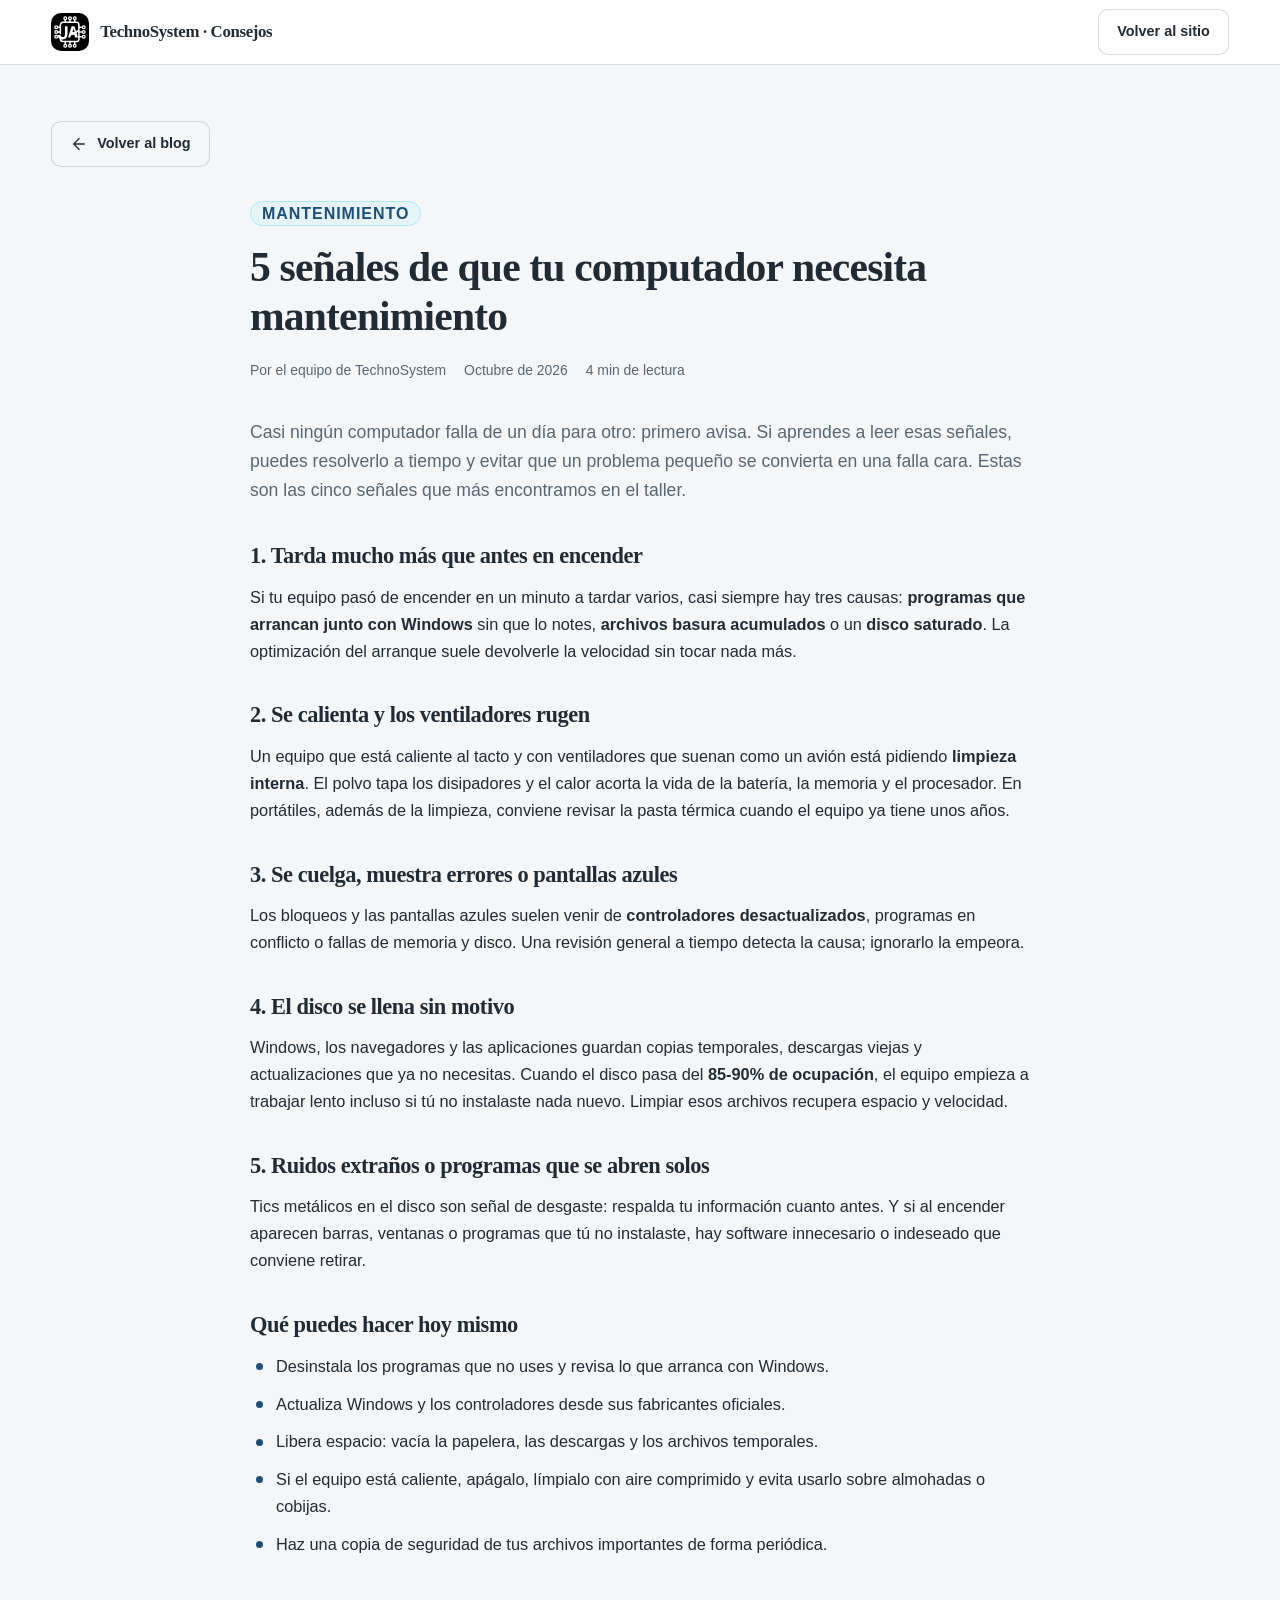
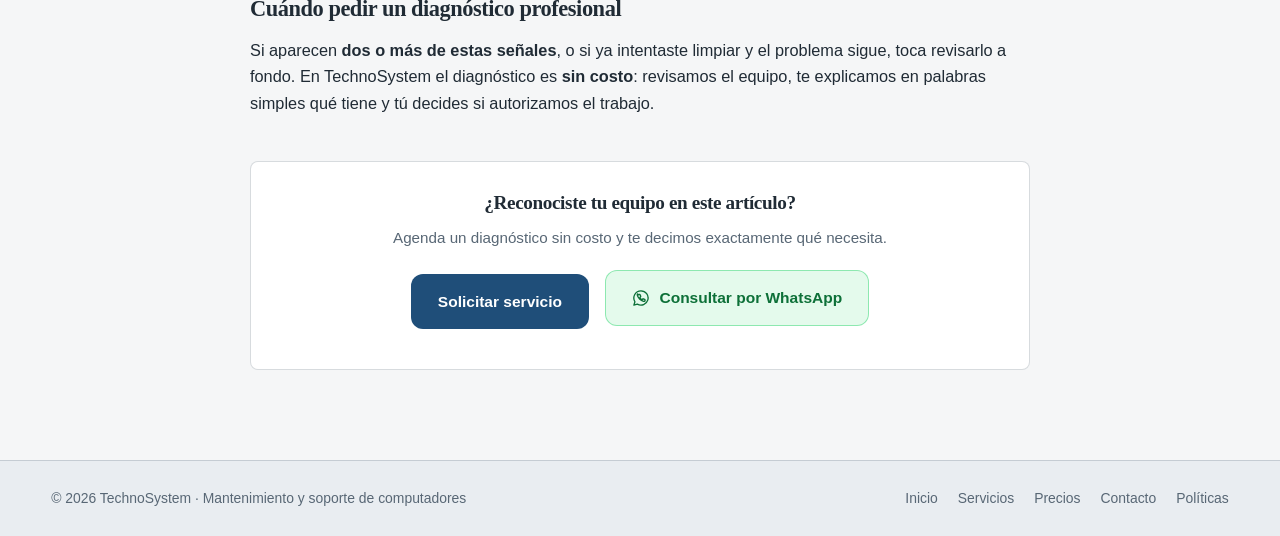
<file: blog/senales-mantenimiento.html>
<!DOCTYPE html>
<html lang="es">
<head>
  <meta charset="UTF-8">
  <meta name="viewport" content="width=device-width, initial-scale=1.0">

  <meta http-equiv="Content-Security-Policy" content="default-src 'self'; script-src 'self' https://script.google.com https://script.googleusercontent.com http://localhost:* http://127.0.0.1:*; style-src 'self' https://fonts.googleapis.com; font-src 'self' data: https://fonts.gstatic.com; img-src 'self' data:; connect-src 'self' https://script.google.com https://script.googleusercontent.com http://localhost:* http://127.0.0.1:*; object-src 'none'; base-uri 'self'; form-action 'self'; frame-src 'none'">
  <meta name="referrer" content="strict-origin-when-cross-origin">

  <title>5 señales de que tu computador necesita mantenimiento | TechnoSystem</title>
  <meta name="description" content="Lentitud, ruido, calentamiento, errores y disco lleno: las cinco señales que avisan que tu computador necesita mantenimiento y qué hacer con cada una.">
  <meta name="theme-color" content="#05070d">
  <meta property="og:title" content="5 señales de que tu computador necesita mantenimiento">
  <meta property="og:description" content="Tu equipo avisa antes de fallar. Estas son las señales y qué hacer con cada una.">
  <meta property="og:type" content="article">
  <meta property="og:url" content="https://arisanti2200-prog.github.io/blog/senales-mantenimiento.html">

  <link rel="icon" type="image/svg+xml" href="../assets/logo-ja.svg">

  <link rel="preconnect" href="https://fonts.googleapis.com">
  <link rel="preconnect" href="https://fonts.gstatic.com" crossorigin>
  <link href="https://fonts.googleapis.com/css2?family=Inter:wght@400;500;600;700&family=Space+Grotesk:wght@500;600;700&display=swap" rel="stylesheet">

  <link rel="stylesheet" href="../css/styles.css">

  <script type="application/ld+json">
  {
    "@context": "https://schema.org",
    "@type": "BlogPosting",
    "headline": "5 señales de que tu computador necesita mantenimiento",
    "description": "Lentitud, ruido, calentamiento, errores y disco lleno: las cinco señales que avisan que tu computador necesita mantenimiento y qué hacer con cada una.",
    "datePublished": "2026-10-01",
    "author": { "@type": "Organization", "name": "TechnoSystem" },
    "publisher": { "@type": "Organization", "name": "TechnoSystem" },
    "mainEntityOfPage": "https://arisanti2200-prog.github.io/blog/senales-mantenimiento.html"
  }
  </script>
</head>
<body>

  <!-- Sprite de iconos (versión reducida: solo los que usa el blog) -->
  <svg xmlns="http://www.w3.org/2000/svg" class="svg-sprite" aria-hidden="true">
    <symbol id="i-arrow" viewBox="0 0 24 24"><line x1="5" y1="12" x2="19" y2="12"/><polyline points="12 5 19 12 12 19"/></symbol>
    <symbol id="i-whatsapp" viewBox="0 0 24 24"><path d="M12 2.5a9.5 9.5 0 0 0-8.1 14.5L2.5 21.5l4.6-1.35A9.5 9.5 0 1 0 12 2.5z"/><path d="M8.6 7.7c.2-.4.5-.4.8-.4h.7c.2 0 .5 0 .7.5l.8 1.9c.1.3 0 .5-.2.7l-.6.6c-.2.2-.2.4-.1.6.5 1 1.4 1.9 2.4 2.4.2.1.4.1.6-.1l.6-.6c.2-.2.4-.3.7-.2l1.9.8c.4.2.5.4.5.7v.7c0 .3 0 .6-.4.8-.5.3-1.1.4-1.7.3-1.5-.3-3.6-1.4-5.2-3s-2.7-3.7-3-5.2c-.1-.6 0-1.2.3-1.7z"/></symbol>
  </svg>

  <header class="blogbar">
    <div class="container blogbar-inner">
      <a class="brand" href="../index.html">
        <img class="brand-logo" src="../assets/logo-ja.svg" alt="JA - Juan &amp; Aris">
        <span>TechnoSystem · Consejos</span>
      </a>
      <a class="btn btn-sm btn-ghost" href="../index.html">Volver al sitio</a>
    </div>
  </header>

  <main class="articulo">
    <div class="container">
      <a class="btn btn-sm btn-ghost blog-volver" href="index.html">
        <svg class="icon icon-flip"><use href="#i-arrow"/></svg>
        Volver al blog
      </a>

      <div class="articulo-head">
        <span class="blog-tag">Mantenimiento</span>
        <h1>5 señales de que tu computador necesita mantenimiento</h1>
        <div class="articulo-meta">
          <span>Por el equipo de TechnoSystem</span>
          <span>Octubre de 2026</span>
          <span>4 min de lectura</span>
        </div>
      </div>

      <article class="prose">
        <p>
          Casi ningún computador falla de un día para otro: primero avisa.
          Si aprendes a leer esas señales, puedes resolverlo a tiempo y
          evitar que un problema pequeño se convierta en una falla cara.
          Estas son las cinco señales que más encontramos en el taller.
        </p>

        <h2>1. Tarda mucho más que antes en encender</h2>
        <p>
          Si tu equipo pasó de encender en un minuto a tardar varios, casi
          siempre hay tres causas: <strong>programas que arrancan junto con
          Windows</strong> sin que lo notes, <strong>archivos basura
          acumulados</strong> o un <strong>disco saturado</strong>. La
          optimización del arranque suele devolverle la velocidad sin tocar
          nada más.
        </p>

        <h2>2. Se calienta y los ventiladores rugen</h2>
        <p>
          Un equipo que está caliente al tacto y con ventiladores que suenan
          como un avión está pidiendo <strong>limpieza interna</strong>. El
          polvo tapa los disipadores y el calor acorta la vida de la batería,
          la memoria y el procesador. En portátiles, además de la limpieza,
          conviene revisar la pasta térmica cuando el equipo ya tiene unos
          años.
        </p>

        <h2>3. Se cuelga, muestra errores o pantallas azules</h2>
        <p>
          Los bloqueos y las pantallas azules suelen venir de
          <strong>controladores desactualizados</strong>, programas en
          conflicto o fallas de memoria y disco. Una revisión general a tiempo
          detecta la causa; ignorarlo la empeora.
        </p>

        <h2>4. El disco se llena sin motivo</h2>
        <p>
          Windows, los navegadores y las aplicaciones guardan copias
          temporales, descargas viejas y actualizaciones que ya no necesitas.
          Cuando el disco pasa del <strong>85-90% de ocupación</strong>, el
          equipo empieza a trabajar lento incluso si tú no instalaste nada
          nuevo. Limpiar esos archivos recupera espacio y velocidad.
        </p>

        <h2>5. Ruidos extraños o programas que se abren solos</h2>
        <p>
          Tics metálicos en el disco son señal de desgaste: respalda tu
          información cuanto antes. Y si al encender aparecen barras,
          ventanas o programas que tú no instalaste, hay software
          innecesario o indeseado que conviene retirar.
        </p>

        <h2>Qué puedes hacer hoy mismo</h2>
        <ul>
          <li>Desinstala los programas que no uses y revisa lo que arranca con Windows.</li>
          <li>Actualiza Windows y los controladores desde sus fabricantes oficiales.</li>
          <li>Libera espacio: vacía la papelera, las descargas y los archivos temporales.</li>
          <li>Si el equipo está caliente, apágalo, límpialo con aire comprimido y evita usarlo sobre almohadas o cobijas.</li>
          <li>Haz una copia de seguridad de tus archivos importantes de forma periódica.</li>
        </ul>

        <h2>Cuándo pedir un diagnóstico profesional</h2>
        <p>
          Si aparecen <strong>dos o más de estas señales</strong>, o si ya
          intentaste limpiar y el problema sigue, toca revisarlo a fondo.
          En TechnoSystem el diagnóstico es <strong>sin costo</strong>:
          revisamos el equipo, te explicamos en palabras simples qué tiene y
          tú decides si autorizamos el trabajo.
        </p>
      </article>

      <div class="articulo-cta">
        <h3>¿Reconociste tu equipo en este artículo?</h3>
        <p>Agenda un diagnóstico sin costo y te decimos exactamente qué necesita.</p>
        <a class="btn btn-primary" href="../index.html#contacto">Solicitar servicio</a>
        <a class="btn btn-whatsapp" href="https://wa.me/573122698232?text=Hola%2C%20le%C3%AD%20el%20art%C3%ADculo%20de%20se%C3%B1ales%20de%20mantenimiento%20y%20mi%20computador%20presenta%20varias%20de%20ellas" target="_blank" rel="noopener">
          <svg class="icon"><use href="#i-whatsapp"/></svg>
          Consultar por WhatsApp
        </a>
      </div>
    </div>
  </main>

  <footer class="blogfoot">
    <div class="container blogfoot-inner">
      <span>© 2026 TechnoSystem · Mantenimiento y soporte de computadores</span>
      <nav aria-label="Enlaces del blog">
        <a href="../index.html">Inicio</a>
        <a href="../index.html#servicios">Servicios</a>
        <a href="../index.html#precios">Precios</a>
        <a href="../index.html#contacto">Contacto</a>
        <a href="../politicas.html">Políticas</a>
      </nav>
    </div>
  </footer>
</body>
</html>
</file>
<file: css/styles.css>
/* ============================================================
   TechnoSystem — Hoja de estilos principal
   Estructura:
     1. Variables y reset
     2. Utilidades generales (botones, tipografía, grid)
     3. Navbar
     4. Hero
     5. Secciones y tarjetas de servicios
     6. Precios
     7. Sobre nosotros
     8. FAQ
     9. Contacto y formulario
    10. Footer y elementos flotantes
    11. Animaciones y responsive
   ============================================================ */

/* ---------- 1. Variables y reset ---------- */
:root {
  --bg:        #05070d;
  --bg-alt:    #080c15;
  --surface:   #0d1320;
  --surface-2: #121a2b;
  --border:    rgba(148, 163, 184, 0.14);
  --border-strong: rgba(34, 211, 238, 0.35);

  --text:      #e7edf7;
  --muted:     #94a3b8;

  --accent:    #22d3ee;
  --accent-2:  #818cf8;
  --accent-3:  #34d399;
  --whatsapp:  #25d366;

  --grad: linear-gradient(135deg, #22d3ee 0%, #818cf8 100%);
  --radius: 16px;
  --radius-sm: 10px;

  --shadow: 0 20px 45px rgba(0, 0, 0, 0.45);
  --glow: 0 10px 35px rgba(34, 211, 238, 0.25);

  --font-body: "Inter", system-ui, -apple-system, "Segoe UI", Roboto, sans-serif;
  --font-head: "Space Grotesk", "Inter", system-ui, sans-serif;

  --nav-h: 72px;
}

* { margin: 0; padding: 0; box-sizing: border-box; }

html {
  scroll-behavior: smooth;
  scroll-padding-top: calc(var(--nav-h) + 10px);
}

body {
  font-family: var(--font-body);
  background: var(--bg);
  color: var(--text);
  line-height: 1.65;
  -webkit-font-smoothing: antialiased;
  overflow-x: hidden;
}

img, svg { display: block; }
a { color: inherit; text-decoration: none; }
ul, ol { list-style: none; }

h1, h2, h3, h4 {
  font-family: var(--font-head);
  line-height: 1.18;
  letter-spacing: -0.02em;
}

/* Iconos base (sprite SVG) */
.icon {
  width: 20px;
  height: 20px;
  fill: none;
  stroke: currentColor;
  stroke-width: 1.8;
  stroke-linecap: round;
  stroke-linejoin: round;
  flex-shrink: 0;
}
/* Flecha en dirección contraria (sin estilos en línea: la CSP no los permite) */
.icon-flip { transform: rotate(180deg); }

/* Sprite de iconos oculto (antes era style="display:none" inline;
   la CSP del sitio no permite estilos en línea en el HTML) */
.svg-sprite { display: none; }

::selection { background: rgba(34, 211, 238, 0.3); }

/* Scrollbar personalizada */
::-webkit-scrollbar { width: 10px; }
::-webkit-scrollbar-track { background: var(--bg); }
::-webkit-scrollbar-thumb {
  background: #1e293b;
  border-radius: 8px;
  border: 2px solid var(--bg);
}
::-webkit-scrollbar-thumb:hover { background: #334155; }

/* ---------- 2. Utilidades generales ---------- */
.container {
  width: min(1180px, 92%);
  margin-inline: auto;
}
.container-narrow { width: min(880px, 92%); }

.section { padding: 96px 0; position: relative; }
.section-alt {
  background:
    linear-gradient(180deg, rgba(129, 140, 248, 0.04), transparent 40%),
    var(--bg-alt);
  border-block: 1px solid rgba(148, 163, 184, 0.08);
}

.section-head {
  max-width: 720px;
  margin: 0 auto 56px;
  text-align: center;
}
.section-head h2 { font-size: clamp(1.75rem, 3.6vw, 2.5rem); margin-bottom: 14px; }
.section-head p { color: var(--muted); font-size: 1.03rem; }

.eyebrow {
  display: inline-block;
  font-size: 0.78rem;
  font-weight: 600;
  letter-spacing: 0.16em;
  text-transform: uppercase;
  color: var(--accent);
  background: rgba(34, 211, 238, 0.08);
  border: 1px solid rgba(34, 211, 238, 0.25);
  padding: 6px 14px;
  border-radius: 999px;
  margin-bottom: 18px;
}

.gradient-text {
  background: var(--grad);
  -webkit-background-clip: text;
  background-clip: text;
  color: transparent;
}

.grid {
  display: grid;
  gap: 22px;
  grid-template-columns: repeat(auto-fit, minmax(260px, 1fr));
}

/* Botones */
.btn {
  display: inline-flex;
  align-items: center;
  justify-content: center;
  gap: 9px;
  font-family: var(--font-body);
  font-size: 0.97rem;
  font-weight: 600;
  padding: 14px 26px;
  border-radius: 12px;
  border: 1px solid transparent;
  cursor: pointer;
  transition: transform 0.25s ease, box-shadow 0.25s ease,
              background 0.25s ease, border-color 0.25s ease, color 0.25s ease;
  white-space: nowrap;
}
.btn .icon { width: 18px; height: 18px; }

.btn-primary {
  background: var(--grad);
  color: #04121a;
  box-shadow: var(--glow);
}
.btn-primary:hover {
  transform: translateY(-3px);
  box-shadow: 0 16px 40px rgba(34, 211, 238, 0.4);
}

.btn-ghost {
  background: rgba(255, 255, 255, 0.03);
  border-color: var(--border);
  color: var(--text);
}
.btn-ghost:hover {
  border-color: var(--border-strong);
  color: var(--accent);
  transform: translateY(-3px);
  background: rgba(34, 211, 238, 0.07);
}

.btn-whatsapp {
  background: rgba(37, 211, 102, 0.12);
  border-color: rgba(37, 211, 102, 0.45);
  color: #4ade80;
}
.btn-whatsapp:hover {
  background: var(--whatsapp);
  border-color: var(--whatsapp);
  color: #04120a;
  transform: translateY(-3px);
  box-shadow: 0 14px 34px rgba(37, 211, 102, 0.35);
}

.btn-sm { padding: 10px 18px; font-size: 0.9rem; border-radius: 10px; }
.btn-block { width: 100%; }

.badge {
  display: inline-flex;
  align-items: center;
  gap: 9px;
  font-size: 0.83rem;
  font-weight: 500;
  color: #a5f3fc;
  background: rgba(34, 211, 238, 0.07);
  border: 1px solid rgba(34, 211, 238, 0.25);
  padding: 7px 16px;
  border-radius: 999px;
  margin-bottom: 26px;
}
.badge-dot {
  width: 8px; height: 8px;
  border-radius: 50%;
  background: var(--accent-3);
  box-shadow: 0 0 0 0 rgba(52, 211, 153, 0.6);
  animation: ping 2s infinite;
}
@keyframes ping {
  0%   { box-shadow: 0 0 0 0 rgba(52, 211, 153, 0.55); }
  70%  { box-shadow: 0 0 0 9px rgba(52, 211, 153, 0); }
  100% { box-shadow: 0 0 0 0 rgba(52, 211, 153, 0); }
}

/* ---------- 3. Navbar ---------- */
.navbar {
  position: fixed;
  inset: 0 0 auto 0;
  height: var(--nav-h);
  z-index: 100;
  background: rgba(5, 7, 13, 0.65);
  backdrop-filter: blur(14px);
  -webkit-backdrop-filter: blur(14px);
  border-bottom: 1px solid transparent;
  transition: background 0.3s ease, border-color 0.3s ease, height 0.3s ease;
}
.navbar.scrolled {
  background: rgba(5, 7, 13, 0.92);
  border-bottom-color: var(--border);
}
.nav-inner {
  height: 100%;
  display: flex;
  align-items: center;
  justify-content: space-between;
  gap: 20px;
}

.brand {
  display: inline-flex;
  align-items: center;
  gap: 11px;
  font-family: var(--font-head);
  font-weight: 700;
  font-size: 1.22rem;
  letter-spacing: -0.02em;
}
.brand-logo {
  width: 58px;
  height: 58px;
  /* Logo JA cuadrado (fondo negro): se muestra como un distintivo redondeado */
  object-fit: cover;
  border-radius: 16px;
}
.brand-mark {
  display: grid;
  place-items: center;
  width: 38px; height: 38px;
  border-radius: 11px;
  background: var(--grad);
  color: #04121a;
  box-shadow: 0 6px 18px rgba(34, 211, 238, 0.35);
}
.brand-mark .icon { width: 21px; height: 21px; stroke-width: 2; }
.brand-text em {
  font-style: normal;
  background: var(--grad);
  -webkit-background-clip: text;
  background-clip: text;
  color: transparent;
}

.nav-links {
  display: flex;
  align-items: center;
  gap: 6px;
}
.nav-link {
  position: relative;
  font-size: 0.94rem;
  font-weight: 500;
  color: var(--muted);
  padding: 9px 13px;
  border-radius: 9px;
  transition: color 0.25s ease, background 0.25s ease;
}
.nav-link::after {
  content: "";
  position: absolute;
  left: 13px; right: 13px; bottom: 4px;
  height: 2px;
  border-radius: 2px;
  background: var(--grad);
  transform: scaleX(0);
  transform-origin: left;
  transition: transform 0.3s ease;
}
.nav-link:hover { color: var(--text); background: rgba(255, 255, 255, 0.04); }
.nav-link:hover::after,
.nav-link.active::after { transform: scaleX(1); }
.nav-link.active { color: var(--text); }
.nav-cta { margin-left: 10px; }

.nav-toggle {
  display: none;
  width: 44px; height: 44px;
  border: 1px solid var(--border);
  border-radius: 11px;
  background: rgba(255, 255, 255, 0.04);
  color: var(--text);
  cursor: pointer;
  place-items: center;
}
.nav-toggle .icon-close { display: none; }
.nav-toggle.open .icon-open { display: none; }
.nav-toggle.open .icon-close { display: block; }

/* ---------- 4. Hero ---------- */
.hero {
  position: relative;
  padding: calc(var(--nav-h) + 70px) 0 90px;
  overflow: hidden;
}
.hero-bg { position: absolute; inset: 0; pointer-events: none; }
.orb {
  position: absolute;
  border-radius: 50%;
  filter: blur(90px);
  opacity: 0.5;
}
.orb-1 {
  width: 460px; height: 460px;
  background: rgba(34, 211, 238, 0.28);
  top: -140px; right: -80px;
  animation: float1 14s ease-in-out infinite;
}
.orb-2 {
  width: 420px; height: 420px;
  background: rgba(129, 140, 248, 0.26);
  bottom: -160px; left: -120px;
  animation: float2 16s ease-in-out infinite;
}
@keyframes float1 { 50% { transform: translate(-40px, 40px) scale(1.08); } }
@keyframes float2 { 50% { transform: translate(40px, -30px) scale(1.05); } }

.grid-overlay {
  position: absolute;
  inset: 0;
  background-image:
    linear-gradient(rgba(148, 163, 184, 0.06) 1px, transparent 1px),
    linear-gradient(90deg, rgba(148, 163, 184, 0.06) 1px, transparent 1px);
  background-size: 54px 54px;
  mask-image: radial-gradient(ellipse 80% 70% at 50% 30%, #000 40%, transparent 100%);
  -webkit-mask-image: radial-gradient(ellipse 80% 70% at 50% 30%, #000 40%, transparent 100%);
}

.hero-inner {
  position: relative;
  display: grid;
  grid-template-columns: 1.1fr 0.9fr;
  gap: 56px;
  align-items: center;
}
.hero h1 {
  font-size: clamp(2.1rem, 5vw, 3.4rem);
  margin-bottom: 20px;
}
.lead {
  color: var(--muted);
  font-size: 1.08rem;
  max-width: 560px;
  margin-bottom: 32px;
}

.hero-actions {
  display: flex;
  flex-wrap: wrap;
  gap: 14px;
  margin-bottom: 28px;
}

.hero-points {
  display: flex;
  flex-wrap: wrap;
  gap: 10px 22px;
  margin-bottom: 40px;
}
.hero-points li {
  display: flex;
  align-items: center;
  gap: 8px;
  font-size: 0.92rem;
  color: var(--muted);
}
.hero-points .icon {
  width: 17px; height: 17px;
  color: var(--accent-3);
  stroke-width: 2.4;
}

/* Panel decorativo "Checklist" (contenido informativo, no simula reparaciones) */
.panel {
  background: linear-gradient(160deg, rgba(18, 26, 43, 0.95), rgba(13, 19, 32, 0.95));
  border: 1px solid var(--border);
  border-radius: 20px;
  box-shadow: var(--shadow);
  overflow: hidden;
}
.panel::before {
  content: "";
  display: block;
  height: 3px;
  background: var(--grad);
}
.panel-head {
  display: flex;
  align-items: center;
  gap: 8px;
  padding: 15px 20px;
  border-bottom: 1px solid var(--border);
  background: rgba(255, 255, 255, 0.02);
}
.dot { width: 11px; height: 11px; border-radius: 50%; }
.dot.red { background: #f87171; }
.dot.yellow { background: #fbbf24; }
.dot.green { background: #34d399; }
.panel-title {
  margin-left: auto;
  font-size: 0.8rem;
  font-weight: 600;
  letter-spacing: 0.06em;
  text-transform: uppercase;
  color: var(--muted);
}

.checklist { padding: 12px 20px; }
.checklist li {
  display: flex;
  gap: 14px;
  align-items: flex-start;
  padding: 14px 0;
  border-bottom: 1px dashed rgba(148, 163, 184, 0.14);
}
.checklist li:last-child { border-bottom: 0; }
.checklist .ok {
  width: 22px; height: 22px;
  padding: 4px;
  border-radius: 50%;
  background: rgba(52, 211, 153, 0.14);
  color: var(--accent-3);
  stroke-width: 3;
  margin-top: 2px;
}
.checklist strong { display: block; font-size: 0.95rem; }
.checklist span { font-size: 0.85rem; color: var(--muted); }

.panel-foot {
  display: flex;
  align-items: center;
  gap: 10px;
  padding: 14px 20px;
  font-size: 0.85rem;
  color: var(--muted);
  background: rgba(34, 211, 238, 0.05);
  border-top: 1px solid var(--border);
}
.pulse {
  width: 9px; height: 9px;
  border-radius: 50%;
  background: var(--accent);
  animation: ping 1.8s infinite;
}

/* ---------- 5. Tarjetas de servicios ---------- */
.cards-grid { grid-template-columns: repeat(auto-fit, minmax(270px, 1fr)); }

.card {
  position: relative;
  background: linear-gradient(170deg, rgba(18, 26, 43, 0.7), rgba(13, 19, 32, 0.7));
  border: 1px solid var(--border);
  border-radius: var(--radius);
  padding: 30px 26px;
  transition: transform 0.3s ease, border-color 0.3s ease, box-shadow 0.3s ease;
  overflow: hidden;
}
.card::after {
  content: "";
  position: absolute;
  inset: 0;
  background: radial-gradient(420px circle at var(--mx, 50%) var(--my, 0%), rgba(34, 211, 238, 0.1), transparent 60%);
  opacity: 0;
  transition: opacity 0.35s ease;
  pointer-events: none;
}
.card:hover {
  transform: translateY(-7px);
  border-color: var(--border-strong);
  box-shadow: 0 22px 50px rgba(0, 0, 0, 0.5);
}
.card:hover::after { opacity: 1; }

.card-icon {
  display: grid;
  place-items: center;
  width: 54px; height: 54px;
  border-radius: 14px;
  background: rgba(34, 211, 238, 0.1);
  border: 1px solid rgba(34, 211, 238, 0.28);
  color: var(--accent);
  margin-bottom: 20px;
  transition: transform 0.3s ease, background 0.3s ease, color 0.3s ease;
}
.card-icon .icon { width: 26px; height: 26px; }
.card:hover .card-icon {
  transform: scale(1.08) rotate(-4deg);
  background: var(--grad);
  color: #04121a;
}

.card h3 { font-size: 1.14rem; margin-bottom: 10px; }
.card p { font-size: 0.93rem; color: var(--muted); margin-bottom: 16px; }

.card-list { display: grid; gap: 8px; }
.card-list li {
  position: relative;
  padding-left: 18px;
  font-size: 0.86rem;
  color: #b6c4d8;
}
.card-list li::before {
  content: "";
  position: absolute;
  left: 0; top: 9px;
  width: 7px; height: 7px;
  border-radius: 2px;
  background: var(--grad);
}

/* ---------- 6. Precios ---------- */
.plans-grid {
  grid-template-columns: repeat(auto-fit, minmax(280px, 1fr));
  align-items: stretch;
  gap: 26px;
}
.plan {
  position: relative;
  display: flex;
  flex-direction: column;
  background: var(--surface);
  border: 1px solid var(--border);
  border-radius: 20px;
  padding: 34px 28px;
  transition: transform 0.3s ease, border-color 0.3s ease, box-shadow 0.3s ease;
}
.plan:hover {
  transform: translateY(-7px);
  border-color: rgba(129, 140, 248, 0.45);
  box-shadow: var(--shadow);
}
.plan-featured {
  background:
    linear-gradient(var(--surface), var(--surface)) padding-box,
    var(--grad) border-box;
  border: 1.5px solid transparent;
  box-shadow: 0 24px 60px rgba(34, 211, 238, 0.16);
}
.plan-tag {
  position: absolute;
  top: -14px; left: 50%;
  transform: translateX(-50%);
  background: var(--grad);
  color: #04121a;
  font-size: 0.75rem;
  font-weight: 700;
  letter-spacing: 0.08em;
  text-transform: uppercase;
  padding: 6px 16px;
  border-radius: 999px;
  white-space: nowrap;
  box-shadow: 0 8px 20px rgba(34, 211, 238, 0.35);
}
.plan-head {
  padding-bottom: 22px;
  margin-bottom: 22px;
  border-bottom: 1px solid var(--border);
}
.plan h3 { font-size: 1.25rem; margin-bottom: 6px; }
.plan-desc { font-size: 0.88rem; color: var(--muted); margin-bottom: 16px; }
.plan-price {
  font-family: var(--font-head);
  font-size: 2.7rem;
  font-weight: 700;
  line-height: 1.05;
  display: flex;
  flex-wrap: wrap;
  align-items: baseline;
  gap: 2px 6px;
}
.plan-price .currency { font-size: 1.4rem; color: var(--accent); }
.plan-price .period {
  font-family: var(--font-body);
  font-size: 0.85rem;
  font-weight: 500;
  color: var(--muted);
  margin-left: 6px;
}
.plan-featured .plan-price {
  background: var(--grad);
  -webkit-background-clip: text;
  background-clip: text;
  color: transparent;
}
.plan-features {
  display: grid;
  gap: 12px;
  margin-bottom: 0;
  flex: 1;
}
.plan-features li {
  display: flex;
  gap: 11px;
  align-items: flex-start;
  font-size: 0.92rem;
  color: #c3cede;
}
.plan-features .icon {
  width: 17px; height: 17px;
  margin-top: 4px;
  color: var(--accent-3);
  stroke-width: 3;
}

/* Lista de precios por servicio individual */
.price-list {
  margin-top: 44px;
  background: var(--surface);
  border: 1px solid var(--border);
  border-radius: 20px;
  padding: 32px 36px;
  transition: border-color 0.3s ease, box-shadow 0.3s ease;
}
.price-list:hover {
  border-color: rgba(129, 140, 248, 0.35);
  box-shadow: var(--shadow);
}
.price-list-head { margin-bottom: 10px; }
.price-list-head h3 { font-size: 1.2rem; margin-bottom: 6px; }
.price-list-head p { font-size: 0.88rem; color: var(--muted); }
.price-list-head strong { color: var(--accent); font-weight: 600; }
.price-list-rows { display: grid; }
.price-row {
  display: flex;
  align-items: baseline;
  gap: 12px;
  padding: 14px 0;
  border-bottom: 1px dashed var(--border);
}
.price-list-rows .price-row:last-child { border-bottom: 0; padding-bottom: 0; }
.price-row-name {
  font-size: 0.95rem;
  color: #c3cede;
  transition: color 0.2s ease;
}
.price-row:hover .price-row-name { color: #ffffff; }
.price-row-lead {
  flex: 1;
  min-width: 20px;
  border-bottom: 1px dotted rgba(148, 163, 184, 0.3);
  transform: translateY(-5px);
}
.price-row-value {
  font-family: var(--font-head);
  font-size: 1.1rem;
  font-weight: 700;
  color: #ffffff;
  white-space: nowrap;
}
.price-row-value b {
  color: var(--accent);
  font-size: 0.85rem;
  font-weight: 700;
  margin-right: 2px;
}
.price-row-value.free {
  font-family: var(--font-body);
  font-size: 0.85rem;
  font-weight: 700;
  letter-spacing: 0.06em;
  text-transform: uppercase;
  color: var(--accent-3);
}

.plans-note {
  display: flex;
  align-items: center;
  justify-content: center;
  gap: 10px;
  flex-wrap: wrap;
  text-align: center;
  margin-top: 40px;
  font-size: 0.9rem;
  color: var(--muted);
}
.plans-note .icon { color: var(--accent); }

/* ---------- 7. Sobre nosotros ---------- */
.about-grid {
  display: grid;
  grid-template-columns: 1.05fr 0.95fr;
  gap: 56px;
  align-items: start;
}
.about-copy h2 { font-size: clamp(1.7rem, 3.4vw, 2.4rem); margin-bottom: 18px; }
.about-copy p { color: var(--muted); margin-bottom: 16px; }

.values-grid {
  display: grid;
  grid-template-columns: repeat(2, 1fr);
  gap: 16px;
  margin-top: 30px;
}
.value {
  display: flex;
  gap: 13px;
  align-items: flex-start;
  background: rgba(255, 255, 255, 0.025);
  border: 1px solid var(--border);
  border-radius: var(--radius-sm);
  padding: 16px;
  transition: border-color 0.3s ease, transform 0.3s ease;
}
.value:hover { border-color: var(--border-strong); transform: translateY(-3px); }
.value-icon {
  display: grid;
  place-items: center;
  width: 40px; height: 40px;
  border-radius: 11px;
  background: rgba(129, 140, 248, 0.12);
  color: var(--accent-2);
  flex-shrink: 0;
}
.value strong { display: block; font-size: 0.94rem; }
.value span { font-size: 0.82rem; color: var(--muted); }

.about-process {
  background: linear-gradient(165deg, rgba(18, 26, 43, 0.9), rgba(13, 19, 32, 0.9));
  border: 1px solid var(--border);
  border-radius: 20px;
  padding: 32px 30px;
  box-shadow: var(--shadow);
}
.process-title {
  font-size: 1.15rem;
  margin-bottom: 24px;
  display: flex;
  align-items: center;
  gap: 10px;
}
.process-title::before {
  content: "";
  width: 26px; height: 3px;
  border-radius: 3px;
  background: var(--grad);
}
.steps { display: grid; gap: 4px; }
.step {
  display: flex;
  gap: 18px;
  padding: 16px 0;
  border-bottom: 1px dashed rgba(148, 163, 184, 0.16);
}
.step:last-child { border-bottom: 0; }
.step-num {
  font-family: var(--font-head);
  font-size: 1.15rem;
  font-weight: 700;
  color: var(--accent);
  min-width: 34px;
}
.step strong { font-size: 0.98rem; display: block; margin-bottom: 4px; }
.step p { font-size: 0.87rem; color: var(--muted); }

/* ---------- 8. FAQ ---------- */
.faq-list { display: grid; gap: 14px; }
.faq-item {
  background: var(--surface);
  border: 1px solid var(--border);
  border-radius: 14px;
  overflow: hidden;
  transition: border-color 0.3s ease;
}
.faq-item[open] { border-color: var(--border-strong); }
.faq-item summary {
  display: flex;
  align-items: center;
  justify-content: space-between;
  gap: 16px;
  padding: 19px 22px;
  font-weight: 600;
  font-size: 1rem;
  cursor: pointer;
  list-style: none;
  transition: color 0.25s ease;
}
.faq-item summary::-webkit-details-marker { display: none; }
.faq-item summary:hover { color: var(--accent); }
.faq-item .chev {
  color: var(--accent);
  transition: transform 0.3s ease;
}
.faq-item[open] .chev { transform: rotate(180deg); }
.faq-body { padding: 0 22px 20px; }
.faq-body p { color: var(--muted); font-size: 0.94rem; }

/* ---------- 9. Contacto y formulario ---------- */
.contact-grid {
  display: grid;
  grid-template-columns: 0.85fr 1.15fr;
  gap: 34px;
  align-items: start;
}
.contact-info { display: grid; gap: 14px; }
.info-card {
  display: flex;
  gap: 15px;
  align-items: center;
  background: rgba(255, 255, 255, 0.025);
  border: 1px solid var(--border);
  border-radius: var(--radius-sm);
  padding: 16px 18px;
  transition: border-color 0.3s ease, transform 0.3s ease;
}
.info-card:hover { border-color: var(--border-strong); transform: translateX(5px); }
.info-icon {
  display: grid;
  place-items: center;
  width: 44px; height: 44px;
  border-radius: 12px;
  background: rgba(34, 211, 238, 0.1);
  border: 1px solid rgba(34, 211, 238, 0.25);
  color: var(--accent);
  flex-shrink: 0;
}
.info-card strong { display: block; font-size: 0.93rem; }
.info-card span { font-size: 0.87rem; color: var(--muted); }

.contact-form {
  background: linear-gradient(165deg, rgba(18, 26, 43, 0.92), rgba(13, 19, 32, 0.92));
  border: 1px solid var(--border);
  border-radius: 20px;
  padding: 34px 32px;
  box-shadow: var(--shadow);
}
.form-row {
  display: grid;
  grid-template-columns: 1fr 1fr;
  gap: 18px;
}
.field { margin-bottom: 18px; }
.field label {
  display: block;
  font-size: 0.88rem;
  font-weight: 600;
  margin-bottom: 8px;
}
.field input,
.field select,
.field textarea {
  width: 100%;
  font-family: var(--font-body);
  font-size: 0.95rem;
  color: var(--text);
  background: rgba(5, 7, 13, 0.65);
  border: 1px solid var(--border);
  border-radius: 11px;
  padding: 13px 15px;
  transition: border-color 0.25s ease, box-shadow 0.25s ease;
}
.field textarea { resize: vertical; min-height: 120px; }
.field select {
  appearance: none;
  background-image: url("data:image/svg+xml,%3Csvg xmlns='http://www.w3.org/2000/svg' width='16' height='16' fill='none' stroke='%2394a3b8' stroke-width='2' stroke-linecap='round'%3E%3Cpolyline points='3 6 8 11 13 6'/%3E%3C/svg%3E");
  background-repeat: no-repeat;
  background-position: right 15px center;
  padding-right: 40px;
}
.field option { background: var(--surface-2); color: var(--text); }
.field input::placeholder,
.field textarea::placeholder { color: #64748b; }
.field input:focus,
.field select:focus,
.field textarea:focus {
  outline: none;
  border-color: var(--accent);
  box-shadow: 0 0 0 3px rgba(34, 211, 238, 0.16);
}
.field.invalid input,
.field.invalid select,
.field.invalid textarea {
  border-color: #f87171;
  box-shadow: 0 0 0 3px rgba(248, 113, 113, 0.14);
}
.error {
  display: block;
  font-size: 0.79rem;
  color: #f87171;
  min-height: 16px;
  margin-top: 5px;
}

.form-note {
  font-size: 0.83rem;
  color: var(--muted);
  margin-top: 14px;
  text-align: center;
}
.form-status {
  margin-top: 14px;
  font-size: 0.9rem;
  font-weight: 500;
  text-align: center;
  min-height: 22px;
}
.form-status.ok { color: var(--accent-3); }
.form-status.err { color: #f87171; }
.form-status.info { color: var(--accent); }
.form-status .status-link {
  color: var(--accent);
  font-weight: 700;
  text-decoration: underline;
  text-underline-offset: 3px;
}
.form-status .status-link:hover { color: #67e8f9; }

/* ---------- 10. Footer y flotantes ---------- */
.footer {
  background: linear-gradient(180deg, var(--bg-alt), #04060b);
  border-top: 1px solid var(--border);
  padding-top: 64px;
}
.footer-grid {
  display: grid;
  grid-template-columns: 1.5fr 1fr 1fr 1.2fr;
  gap: 40px;
  padding-bottom: 48px;
}
.footer-brand p {
  color: var(--muted);
  font-size: 0.92rem;
  margin: 18px 0 22px;
  max-width: 330px;
}
.socials { display: flex; gap: 11px; }
.socials a {
  display: grid;
  place-items: center;
  width: 42px; height: 42px;
  border: 1px solid var(--border);
  border-radius: 12px;
  color: var(--muted);
  transition: all 0.3s ease;
}
.socials a:hover {
  background: var(--grad);
  border-color: transparent;
  color: #04121a;
  transform: translateY(-4px);
  box-shadow: 0 12px 26px rgba(34, 211, 238, 0.3);
}

.footer-col h3 {
  font-size: 0.95rem;
  text-transform: uppercase;
  letter-spacing: 0.1em;
  color: var(--accent);
  margin-bottom: 18px;
}
.footer-col ul { display: grid; gap: 11px; }
.footer-col a {
  font-size: 0.92rem;
  color: var(--muted);
  transition: color 0.25s ease, padding-left 0.25s ease;
}
.footer-col a:hover { color: var(--text); padding-left: 5px; }
.footer-contact li {
  display: flex;
  align-items: center;
  gap: 11px;
  font-size: 0.9rem;
  color: var(--muted);
}
.footer-contact .icon { width: 17px; height: 17px; color: var(--accent); }
.footer-contact a { color: inherit; transition: color 0.25s ease; }
.footer-contact a:hover { color: var(--accent); }

.footer-bottom {
  border-top: 1px solid var(--border);
  padding: 22px 0;
}
.footer-bottom-inner {
  display: flex;
  justify-content: space-between;
  flex-wrap: wrap;
  gap: 8px;
  font-size: 0.85rem;
  color: var(--muted);
}

.fab-whatsapp {
  position: fixed;
  right: 22px; bottom: 22px;
  z-index: 90;
  display: flex;
  align-items: center;
  gap: 10px;
  padding: 14px 20px;
  border-radius: 999px;
  background: var(--whatsapp);
  color: #04120a;
  font-weight: 700;
  font-size: 0.93rem;
  box-shadow: 0 14px 34px rgba(37, 211, 102, 0.42);
  transition: transform 0.3s ease, box-shadow 0.3s ease;
}
.fab-whatsapp .icon { width: 22px; height: 22px; fill: #04120a; stroke: #04120a; }
.fab-whatsapp:hover {
  transform: translateY(-5px) scale(1.03);
  box-shadow: 0 20px 44px rgba(37, 211, 102, 0.55);
}

/* ---------- 11. Animaciones de aparición ---------- */
.reveal {
  opacity: 0;
  transform: translateY(28px);
  transition: opacity 0.7s cubic-bezier(0.22, 1, 0.36, 1),
              transform 0.7s cubic-bezier(0.22, 1, 0.36, 1);
  transition-delay: var(--d, 0ms);
}
.reveal.visible { opacity: 1; transform: none; }

/* ============================================================
   RESPONSIVE
   ============================================================ */
@media (max-width: 1024px) {
  .hero-inner { grid-template-columns: 1fr; gap: 46px; }
  .hero-visual { max-width: 560px; }
  .about-grid { grid-template-columns: 1fr; gap: 44px; }
  .contact-grid { grid-template-columns: 1fr; }
  .footer-grid { grid-template-columns: 1fr 1fr; }
}

@media (max-width: 1010px) {
  .nav-toggle { display: grid; }
  .nav-links {
    position: fixed;
    top: var(--nav-h);
    left: 0; right: 0;
    flex-direction: column;
    align-items: stretch;
    gap: 4px;
    background: rgba(6, 9, 16, 0.98);
    backdrop-filter: blur(16px);
    border-bottom: 1px solid var(--border);
    padding: 18px 5vw 26px;
    transform: translateY(-130%);
    opacity: 0;
    visibility: hidden;
    transition: transform 0.35s ease, opacity 0.35s ease, visibility 0.35s;
    max-height: calc(100vh - var(--nav-h));
    overflow-y: auto;
  }
  .nav-links.open {
    transform: translateY(0);
    opacity: 1;
    visibility: visible;
  }
  .nav-link { padding: 14px 12px; font-size: 1rem; }
  .nav-link::after { display: none; }
  .nav-cta { margin: 12px 0 0; }
}

@media (max-width: 720px) {
  .section { padding: 70px 0; }
  .form-row { grid-template-columns: 1fr; gap: 0; }
  .values-grid { grid-template-columns: 1fr; }
  .hero-points { gap: 24px; flex-wrap: wrap; }
  .hero-actions .btn { width: 100%; }
  .contact-form { padding: 26px 20px; }
  .price-list { padding: 26px 20px; }
  .price-row-name { font-size: 0.9rem; }
  .price-row-value { font-size: 1rem; }
  .fab-whatsapp { padding: 15px; }
  .fab-whatsapp .fab-label { display: none; }
}

@media (max-width: 560px) {
  .brand-logo { width: 54px; height: 54px; }
  .footer-grid { grid-template-columns: 1fr; gap: 32px; }
  .hero { padding-top: calc(var(--nav-h) + 44px); }
  .plan-price { font-size: 2.05rem; }
  .about-process { padding: 26px 20px; }
}

/* ============================================================
   12. Sección de reseñas
   ============================================================ */
.resenas-grid {
  display: grid;
  grid-template-columns: 1fr 1fr;
  gap: 30px;
  align-items: start;
}

.stars {
  display: flex;
  gap: 8px;
  margin: 2px 0 4px;
}
.stars input {
  position: absolute;
  width: 1px;
  height: 1px;
  opacity: 0;
  pointer-events: none;
}
.stars label {
  font-size: 1.9rem;
  line-height: 1;
  color: #2f3b52;
  cursor: pointer;
  transition: color 0.2s ease, transform 0.2s ease, text-shadow 0.2s ease;
}
.stars label.lit {
  color: #fbbf24;
  text-shadow: 0 0 14px rgba(251, 191, 36, 0.45);
  transform: translateY(-2px);
}
.stars input:focus-visible + label {
  outline: 2px solid var(--accent);
  outline-offset: 3px;
  border-radius: 4px;
}

.resenas-panel {
  background: linear-gradient(165deg, rgba(18, 26, 43, 0.92), rgba(13, 19, 32, 0.92));
  border: 1px solid var(--border);
  border-radius: 20px;
  padding: 30px 28px;
  box-shadow: var(--shadow);
}
.resenas-panel-head {
  display: flex;
  align-items: center;
  justify-content: space-between;
  gap: 14px;
  flex-wrap: wrap;
}
.resenas-panel h3 { font-size: 1.15rem; }
.rating-prom {
  font-size: 0.74rem;
  font-weight: 700;
  letter-spacing: 0.08em;
  text-transform: uppercase;
  color: var(--accent);
  background: rgba(34, 211, 238, 0.08);
  border: 1px solid rgba(34, 211, 238, 0.28);
  padding: 5px 12px;
  border-radius: 999px;
}
.resenas-list {
  display: grid;
  gap: 14px;
  margin-top: 18px;
}
.resenas-empty {
  color: var(--muted);
  font-size: 0.92rem;
  text-align: center;
  border: 1px dashed var(--border);
  border-radius: 12px;
  padding: 36px 20px;
}
.review-item {
  border: 1px solid var(--border);
  border-radius: 12px;
  padding: 16px 18px;
  background: rgba(255, 255, 255, 0.02);
}
.review-head {
  display: flex;
  align-items: center;
  justify-content: space-between;
  gap: 10px;
  margin-bottom: 6px;
}
.review-author { font-weight: 600; font-size: 0.95rem; }
.review-stars { color: #fbbf24; letter-spacing: 2px; font-size: 0.9rem; }
.review-text { color: var(--muted); font-size: 0.9rem; }
.review-foot {
  display: flex;
  align-items: center;
  justify-content: flex-end;
  gap: 14px;
  margin-top: 10px;
}
.review-date {
  font-size: 0.75rem;
  color: #64748b;
}
.review-delete {
  display: inline-flex;
  align-items: center;
  gap: 6px;
  padding: 5px 12px;
  font-family: var(--font-body);
  font-size: 0.78rem;
  font-weight: 600;
  color: #f87171;
  background: rgba(248, 113, 113, 0.08);
  border: 1px solid rgba(248, 113, 113, 0.35);
  border-radius: 8px;
  cursor: pointer;
  transition: background 0.2s ease, border-color 0.2s ease, transform 0.2s ease;
}
.review-delete .icon { width: 14px; height: 14px; }
.review-delete:hover {
  background: rgba(248, 113, 113, 0.18);
  border-color: #f87171;
  transform: translateY(-1px);
}
.review-delete--confirm {
  color: #0b1220;
  background: #f87171;
  border-color: #f87171;
}
.review-delete:focus-visible {
  outline: 2px solid var(--accent);
  outline-offset: 2px;
}

/* Tarjeta de quejas y reclamos */
.info-card-quejas { border-color: rgba(251, 113, 133, 0.32); }
.info-card-quejas .info-icon {
  background: rgba(251, 113, 133, 0.1);
  border-color: rgba(251, 113, 133, 0.35);
  color: #fb7185;
}
.info-card-quejas:hover { border-color: rgba(251, 113, 133, 0.6); }

/* ============================================================
   13. Enlaces legales (footer)
   ============================================================ */
.footer-legal {
  display: flex;
  flex-wrap: wrap;
  gap: 6px 18px;
}
.footer-legal a {
  color: var(--muted);
  font-size: 0.85rem;
  transition: color 0.25s ease;
}
.footer-legal a:hover { color: var(--accent); }

/* Contador de visitas (footer) */
.footer-visitas {
  display: inline-flex;
  align-items: center;
  gap: 6px;
  margin-left: 6px;
  padding: 3px 11px;
  border: 1px solid var(--border);
  border-radius: 999px;
  background: rgba(148, 163, 184, 0.08);
  font-size: 0.8rem;
  color: var(--muted);
  vertical-align: middle;
  white-space: nowrap;
}
.footer-visitas[hidden] { display: none; }
.footer-visitas .icon { width: 14px; height: 14px; color: var(--accent); }
.footer-visitas strong { color: var(--accent); font-weight: 700; }

/* ============================================================
   14. Página de políticas (politicas.html)
   ============================================================ */
.legal-hero {
  padding: calc(var(--nav-h) + 64px) 0 46px;
  text-align: center;
  background:
    radial-gradient(700px 240px at 50% 0%, rgba(34, 211, 238, 0.1), transparent 70%),
    var(--bg);
  border-bottom: 1px solid rgba(148, 163, 184, 0.08);
}
.legal-hero h1 {
  font-size: clamp(2rem, 4.5vw, 2.8rem);
  margin-bottom: 14px;
}
.legal-hero p {
  color: var(--muted);
  max-width: 660px;
  margin: 0 auto 26px;
}
.legal-toc {
  display: flex;
  flex-wrap: wrap;
  gap: 10px;
  justify-content: center;
}
.legal-toc a {
  font-size: 0.88rem;
  font-weight: 600;
  background: rgba(255, 255, 255, 0.04);
  border: 1px solid var(--border);
  padding: 9px 17px;
  border-radius: 999px;
  transition: all 0.25s ease;
}
.legal-toc a:hover {
  border-color: var(--border-strong);
  color: var(--accent);
  background: rgba(34, 211, 238, 0.07);
  transform: translateY(-3px);
}

.legal-body { padding-top: 40px; }
.legal-section {
  background: var(--surface);
  border: 1px solid var(--border);
  border-radius: 20px;
  padding: 36px 34px;
  margin-bottom: 26px;
  scroll-margin-top: calc(var(--nav-h) + 18px);
}
.legal-section h2 {
  display: flex;
  align-items: center;
  gap: 14px;
  font-size: clamp(1.3rem, 2.6vw, 1.6rem);
  margin-bottom: 16px;
}
.legal-num {
  display: grid;
  place-items: center;
  min-width: 46px;
  height: 46px;
  padding: 0 8px;
  border-radius: 13px;
  background: var(--grad);
  color: #04121a;
  font-size: 1rem;
  font-weight: 700;
  flex-shrink: 0;
}
.legal-section h3 {
  font-size: 1.02rem;
  color: #a5f3fc;
  margin: 24px 0 8px;
}
.legal-section p {
  color: var(--muted);
  font-size: 0.95rem;
  margin-bottom: 12px;
}
.legal-section strong { color: var(--text); }
.legal-section p a,
.legal-section li a {
  color: var(--accent);
  text-decoration: underline;
  text-underline-offset: 3px;
}
.legal-section p a:hover,
.legal-section li a:hover { color: #67e8f9; }

.legal-list {
  display: grid;
  gap: 9px;
  margin: 10px 0 16px;
}
.legal-list li {
  position: relative;
  padding-left: 20px;
  color: var(--muted);
  font-size: 0.94rem;
}
.legal-list li::before {
  content: "";
  position: absolute;
  left: 0; top: 9px;
  width: 7px; height: 7px;
  border-radius: 2px;
  background: var(--grad);
}

.legal-note {
  background: rgba(251, 191, 36, 0.07);
  border: 1px solid rgba(251, 191, 36, 0.3);
  border-radius: 10px;
  padding: 14px 16px;
  color: #fcd34d !important;
}
.legal-highlight {
  background: rgba(34, 211, 238, 0.07);
  border: 1px solid rgba(34, 211, 238, 0.3);
  border-left: 4px solid var(--accent);
  border-radius: 12px;
  padding: 18px 20px;
  margin: 16px 0;
  font-size: 0.98rem;
  color: var(--text);
}
.legal-highlight a {
  color: var(--accent);
  font-weight: 600;
  text-decoration: underline;
  text-underline-offset: 3px;
}
.legal-updated {
  text-align: center;
  color: var(--muted);
  font-size: 0.88rem;
  margin-top: 30px;
}
.legal-updated a {
  color: var(--accent);
  text-decoration: underline;
  text-underline-offset: 3px;
}

@media (max-width: 720px) {
  .resenas-grid { grid-template-columns: 1fr; }
  .legal-section { padding: 26px 20px; }
  .legal-section h2 { align-items: flex-start; }
  .footer-bottom-inner { flex-direction: column; align-items: flex-start; gap: 12px; }
}

/* Accesibilidad: respeta usuarios con menos movimiento */
@media (prefers-reduced-motion: reduce) {
  *, *::before, *::after {
    animation-duration: 0.01ms !important;
    animation-iteration-count: 1 !important;
    transition-duration: 0.01ms !important;
  }
  html { scroll-behavior: auto; }
  .reveal { opacity: 1; transform: none; }
}

/* ============================================================
   12. Secciones nuevas: pasos, cotizador, trabajos, horario y blog
   (todos los colores usan variables: funcionan en el tema oscuro
   original y en el "Tema clásico" claro)
   ============================================================ */

/* --- Cómo trabajamos --- */
.pasos-block { margin-top: 84px; }
.pasos-grid {
  display: grid;
  gap: 22px;
  grid-template-columns: repeat(auto-fit, minmax(230px, 1fr));
  counter-reset: paso;
}
.paso {
  position: relative;
  background: var(--surface);
  border: 1px solid var(--border);
  border-radius: var(--radius);
  padding: 30px 24px 26px;
  transition: transform .3s ease, border-color .3s ease, box-shadow .3s ease;
}
.paso:hover {
  transform: translateY(-5px);
  border-color: var(--border-strong);
  box-shadow: var(--shadow);
}
.paso-num {
  position: absolute;
  top: -16px;
  left: 22px;
  width: 34px;
  height: 34px;
  display: grid;
  place-items: center;
  font-family: var(--font-head);
  font-weight: 700;
  font-size: .95rem;
  border-radius: 50%;
  background: var(--accent);
  color: var(--surface);
}
.paso-icon {
  width: 46px;
  height: 46px;
  display: grid;
  place-items: center;
  border-radius: 12px;
  background: var(--surface-2);
  border: 1px solid var(--border);
  color: var(--accent);
  margin-bottom: 16px;
}
.paso h3 { font-size: 1.08rem; margin-bottom: 9px; }
.paso p { font-size: .92rem; color: var(--muted); }

/* --- Calculadora de presupuesto --- */
.cotizador {
  margin-top: 44px;
  background: var(--surface);
  border: 1px solid var(--border);
  border-radius: var(--radius);
  padding: clamp(24px, 4vw, 40px);
}
.cotizador-head { max-width: 660px; margin-bottom: 28px; }
.cotizador-head h3 { font-size: clamp(1.25rem, 2.6vw, 1.6rem); margin-bottom: 10px; }
.cotizador-head p { color: var(--muted); font-size: .97rem; }
.cotizador-paso { border: 0; padding: 0; margin: 0 0 24px; min-width: 0; }
.cotizador-paso legend {
  font-weight: 600;
  font-size: .95rem;
  color: var(--text);
  margin-bottom: 12px;
  padding: 0;
}
.chips { display: flex; flex-wrap: wrap; gap: 10px; }
.chip input {
  position: absolute;
  width: 1px; height: 1px;
  opacity: 0;
  pointer-events: none;
}
.chip span {
  display: inline-flex;
  align-items: center;
  padding: 9px 16px;
  font-size: .89rem;
  font-weight: 500;
  color: var(--muted);
  background: var(--surface-2);
  border: 1px solid var(--border);
  border-radius: 999px;
  cursor: pointer;
  transition: transform .2s ease, background .2s ease, color .2s ease, border-color .2s ease;
}
.chip span:hover { border-color: var(--border-strong); color: var(--text); transform: translateY(-2px); }
.chip input:checked + span {
  background: var(--accent);
  border-color: var(--accent);
  color: var(--surface);
  font-weight: 600;
}
.chip input:focus-visible + span { outline: 2px solid var(--accent); outline-offset: 2px; }
.cotizador-addon {
  display: flex;
  align-items: flex-start;
  gap: 12px;
  padding: 15px 18px;
  margin-bottom: 24px;
  background: var(--surface-2);
  border: 1px dashed var(--border-strong);
  border-radius: var(--radius-sm);
  font-size: .93rem;
  color: var(--text);
  cursor: pointer;
  transition: opacity .25s ease;
}
.cotizador-addon input {
  width: 18px; height: 18px;
  margin-top: 3px;
  accent-color: var(--accent);
  flex-shrink: 0;
  cursor: pointer;
}
.cotizador-addon.is-off { opacity: .55; cursor: not-allowed; }
.cotizador-addon b { color: var(--accent); }
.cot-addon-msg { display: block; font-size: .82rem; color: var(--muted); margin-top: 4px; }
.cotizador-resultado {
  display: flex;
  flex-wrap: wrap;
  align-items: center;
  justify-content: space-between;
  gap: 18px;
  padding: 20px 22px;
  background: var(--surface-2);
  border: 1px solid var(--border);
  border-radius: var(--radius-sm);
}
.cot-label {
  display: block;
  font-size: .74rem;
  font-weight: 600;
  letter-spacing: .13em;
  text-transform: uppercase;
  color: var(--muted);
  margin-bottom: 4px;
}
.cot-valor {
  font-family: var(--font-head);
  font-size: clamp(1.55rem, 4vw, 2.1rem);
  font-weight: 700;
  color: var(--accent);
}
.cot-nota {
  display: flex;
  align-items: flex-start;
  gap: 9px;
  margin-top: 16px;
  font-size: .85rem;
  color: var(--muted);
}
.cot-nota .icon { width: 17px; height: 17px; margin-top: 2px; }

/* Contacto junto a la calculadora (antes era una sección aparte) */
.precios-cta {
  display: grid;
  grid-template-columns: minmax(250px, 320px) 1fr;
  gap: 26px;
  align-items: start;
  margin-top: 44px;
}
.precios-cta .cotizador { margin-top: 0; }
@media (max-width: 940px) {
  .precios-cta { grid-template-columns: 1fr; }
}

/* --- Antes y después (trabajos) --- */
.trabajos-grid { grid-template-columns: repeat(auto-fit, minmax(300px, 1fr)); }
.trabajo {
  background: var(--surface);
  border: 1px solid var(--border);
  border-radius: var(--radius);
  overflow: hidden;
  transition: transform .3s ease, border-color .3s ease, box-shadow .3s ease;
}
.trabajo:hover {
  transform: translateY(-5px);
  border-color: var(--border-strong);
  box-shadow: var(--shadow);
}
.trabajo-media {
  display: grid;
  grid-template-columns: 1fr 1fr;
  gap: 1px;
  background: var(--border);
}
.trabajo-fig {
  position: relative;
  margin: 0;
  display: grid;
  place-items: center;
  padding: 26px 12px 16px;
  background: var(--surface-2);
}
.trabajo-tag {
  position: absolute;
  top: 9px;
  left: 9px;
  font-size: .64rem;
  font-weight: 700;
  letter-spacing: .1em;
  text-transform: uppercase;
  color: #ffffff;
  padding: 3px 10px;
  border-radius: 999px;
}
.trabajo-antes .trabajo-tag { background: #b03a2e; }
.trabajo-despues .trabajo-tag { background: #1e7a4b; }
.trabajo-svg { width: 100%; max-width: 170px; height: auto; }
.trabajo-antes { color: #e05252; }
.trabajo-despues { color: var(--accent-3); }
.ts-line {
  fill: none;
  stroke: currentColor;
  stroke-width: 3;
  stroke-linecap: round;
  stroke-linejoin: round;
}
.ts-fill { fill: currentColor; stroke: none; }
.ts-soft { fill: currentColor; opacity: .3; stroke: none; }
.trabajo-info { padding: 22px 24px 26px; }
.trabajo-info h3 { font-size: 1.12rem; margin-bottom: 9px; }
.trabajo-info p { font-size: .93rem; color: var(--muted); }

/* --- Estado del horario (Abierto / Cerrado) --- */
.estado-horario {
  display: inline-flex;
  align-items: center;
  gap: 7px;
  margin-top: 7px;
  font-size: .78rem;
  font-weight: 600;
  line-height: 1.4;
  padding: 4px 12px;
  border-radius: 999px;
  border: 1px solid var(--border);
  background: var(--surface-2);
  color: var(--muted);
}
.estado-horario::before {
  content: "";
  width: 7px; height: 7px;
  border-radius: 50%;
  background: currentColor;
  flex-shrink: 0;
}
.estado-horario.abierto {
  color: var(--accent-3);
  background: rgba(52, 211, 153, .1);
  border-color: rgba(52, 211, 153, .45);
}
.estado-horario.abierto::before { animation: ping 2s infinite; }
.footer-horario { margin-top: 4px; }
.footer-horario .estado-horario { margin-top: 0; }

/* --- Blog (páginas del directorio /blog/) --- */
.blogbar {
  position: sticky;
  top: 0;
  z-index: 60;
  background: var(--surface);
  border-bottom: 1px solid var(--border);
}
.blogbar-inner {
  display: flex;
  align-items: center;
  justify-content: space-between;
  gap: 16px;
  min-height: 64px;
  flex-wrap: wrap;
  padding-block: 8px;
}
.blogbar .brand {
  display: inline-flex;
  align-items: center;
  gap: 11px;
  font-family: var(--font-head);
  font-weight: 700;
  font-size: 1.05rem;
}
.blogbar .brand-logo { width: 38px; height: 38px; border-radius: 10px; }
.blog-grid {
  display: grid;
  gap: 22px;
  grid-template-columns: repeat(auto-fit, minmax(290px, 1fr));
}
.blog-card {
  display: flex;
  flex-direction: column;
  background: var(--surface);
  border: 1px solid var(--border);
  border-radius: var(--radius);
  padding: 26px;
  transition: transform .3s ease, border-color .3s ease, box-shadow .3s ease;
}
.blog-card:hover {
  transform: translateY(-5px);
  border-color: var(--border-strong);
  box-shadow: var(--shadow);
}
.blog-meta {
  display: flex;
  flex-wrap: wrap;
  gap: 8px 14px;
  font-size: .78rem;
  color: var(--muted);
  margin-bottom: 14px;
}
.blog-tag {
  color: var(--accent);
  background: rgba(34, 211, 238, .08);
  border: 1px solid rgba(34, 211, 238, .3);
  padding: 3px 11px;
  border-radius: 999px;
  font-weight: 600;
  letter-spacing: .06em;
  text-transform: uppercase;
}
.blog-card h3 { font-size: 1.2rem; margin-bottom: 10px; }
.blog-card p { font-size: .94rem; color: var(--muted); margin-bottom: 18px; flex-grow: 1; }
.blog-more {
  display: inline-flex;
  align-items: center;
  gap: 8px;
  font-size: .9rem;
  font-weight: 600;
  color: var(--accent);
}
.blog-card:hover .blog-more { gap: 12px; }
.blog-more .icon { width: 16px; height: 16px; }
.articulo { padding: 56px 0 90px; }
.articulo-head { max-width: 780px; margin: 0 auto 36px; }
.articulo-head h1 {
  font-size: clamp(1.85rem, 4.6vw, 2.6rem);
  margin: 16px 0 18px;
}
.articulo-meta {
  display: flex;
  flex-wrap: wrap;
  gap: 8px 18px;
  font-size: .87rem;
  color: var(--muted);
}
.prose { max-width: 780px; margin: 0 auto; font-size: 1.02rem; }
.prose > p:first-child { font-size: 1.1rem; color: var(--muted); }
.prose h2 { font-size: 1.4rem; margin: 38px 0 14px; }
.prose h3 { font-size: 1.12rem; margin: 28px 0 10px; }
.prose p { margin-bottom: 16px; }
.prose ul { margin: 0 0 18px; }
.prose li {
  position: relative;
  padding-left: 26px;
  margin-bottom: 11px;
}
.prose li::before {
  content: "";
  position: absolute;
  left: 6px;
  top: .62em;
  width: 7px; height: 7px;
  border-radius: 50%;
  background: var(--accent);
}
.prose strong { font-weight: 700; }
.articulo-cta {
  max-width: 780px;
  margin: 44px auto 0;
  text-align: center;
  background: var(--surface);
  border: 1px solid var(--border);
  border-radius: var(--radius);
  padding: 30px 26px;
}
.articulo-cta h3 { font-size: 1.2rem; margin-bottom: 10px; }
.articulo-cta p { color: var(--muted); font-size: .95rem; margin-bottom: 20px; }
.articulo-cta .btn { margin: 0 6px 10px; }
.blogfoot {
  background: var(--bg-alt);
  border-top: 1px solid var(--border);
  padding: 26px 0;
  color: var(--muted);
  font-size: .87rem;
}
.blogfoot-inner {
  display: flex;
  flex-wrap: wrap;
  align-items: center;
  justify-content: space-between;
  gap: 10px 24px;
}
.blogfoot nav { display: flex; flex-wrap: wrap; gap: 8px 20px; }
.blogfoot a:hover { color: var(--accent); }
.blog-volver { margin-bottom: 34px; display: inline-flex; }
@media (max-width: 560px) {
  .cotizador-resultado { flex-direction: column; align-items: stretch; text-align: center; }
  .trabajo-fig { padding: 24px 8px 14px; }
}

/* Tema clásico: conserva la estructura y cambia únicamente la presentación. */
:root {
  --bg: #f5f6f7;
  --bg-alt: #e9edf1;
  --surface: #ffffff;
  --surface-2: #f1f3f5;
  --border: rgba(37, 57, 75, 0.18);
  --border-strong: rgba(31, 78, 121, 0.38);
  --text: #202b35;
  --muted: #586775;
  --accent: #1f4e79;
  --accent-2: #526d87;
  --accent-3: #34704f;
  --grad: linear-gradient(135deg, #1f4e79 0%, #1f4e79 100%);
  --radius: 8px;
  --radius-sm: 6px;
  --shadow: 0 8px 22px rgba(31, 48, 64, 0.1);
  --glow: none;
  --font-body: Arial, "Helvetica Neue", sans-serif;
  --font-head: Georgia, "Times New Roman", serif;
}

body { background: var(--bg); }
.btn-primary { color: #ffffff; box-shadow: none; }
.btn-primary:hover { box-shadow: var(--shadow); }
/* Texto verde oscuro sobre el fondo verde claro (contraste accesible) */
.btn-whatsapp { color: #0d7038; }
.navbar,
.navbar.scrolled {
  background: rgba(255, 255, 255, 0.97);
  border-bottom-color: var(--border);
  backdrop-filter: none;
  -webkit-backdrop-filter: none;
}
.nav-link:hover { background: rgba(31, 78, 121, 0.06); }
.nav-toggle { background: #f1f3f5; }
.nav-links {
  background: #ffffff;
  backdrop-filter: none;
  -webkit-backdrop-filter: none;
}
.hero-bg { display: none; }
.hero { background: #ffffff; }
.badge {
  color: var(--accent);
  background: #edf2f6;
  border-color: var(--border-strong);
}
.panel,
.card,
.about-process,
.contact-form,
.resenas-panel {
  background: #ffffff;
  box-shadow: var(--shadow);
}
.panel::before { height: 2px; }
.panel-head,
.panel-foot { background: #f1f3f5; }
.panel-foot { color: var(--muted); }
.card:hover { box-shadow: var(--shadow); }
.card-list li,
.plan-features li,
.price-row-name,
.price-row-value { color: var(--text); }
.plan-featured {
  background: #ffffff;
  border: 1px solid var(--border-strong);
  box-shadow: var(--shadow);
}
.plan-price { color: var(--text); }
.plan-price .currency,
.price-list-head strong,
.price-row-value b { color: var(--accent); }
.plan-tag { color: #ffffff; box-shadow: none; }
.price-row:hover .price-row-name { color: var(--accent); }
.value,
.info-card,
.review-item { background: #ffffff; }
.value-icon,
.info-icon,
.card-icon {
  background: #edf2f6;
  border-color: var(--border);
  color: var(--accent);
}
.card:hover .card-icon { background: var(--accent); color: #ffffff; }
.faq-item,
.price-list,
.legal-section { background: #ffffff; }
.contact-form,
.panel,
.card,
.plan,
.price-list,
.about-process,
.faq-item,
.resenas-panel,
.legal-section { border-radius: 6px; }
.field input,
.field select,
.field textarea {
  color: var(--text);
  background-color: #ffffff;
}
.field option { background: #ffffff; color: var(--text); }
.field input::placeholder,
.field textarea::placeholder { color: #77828c; }
.field input:focus,
.field select:focus,
.field textarea:focus { box-shadow: 0 0 0 3px rgba(31, 78, 121, 0.12); }
.footer { background: #e9edf1; }
.socials a:hover { color: #ffffff; box-shadow: none; }
.legal-hero {
  background: #f5f6f7;
  border-bottom-color: var(--border);
}
.legal-toc a { background: #ffffff; }
.legal-num { color: #ffffff; }
.legal-section h3 { color: var(--accent); }
.legal-note {
  background: #fff8e5;
  border-color: #e5ca81;
  color: #594719 !important;
}
.legal-highlight {
  background: #edf3f8;
  border-color: var(--border);
  color: var(--text);
}
.stars label { color: #aab3bb; }
</file>
